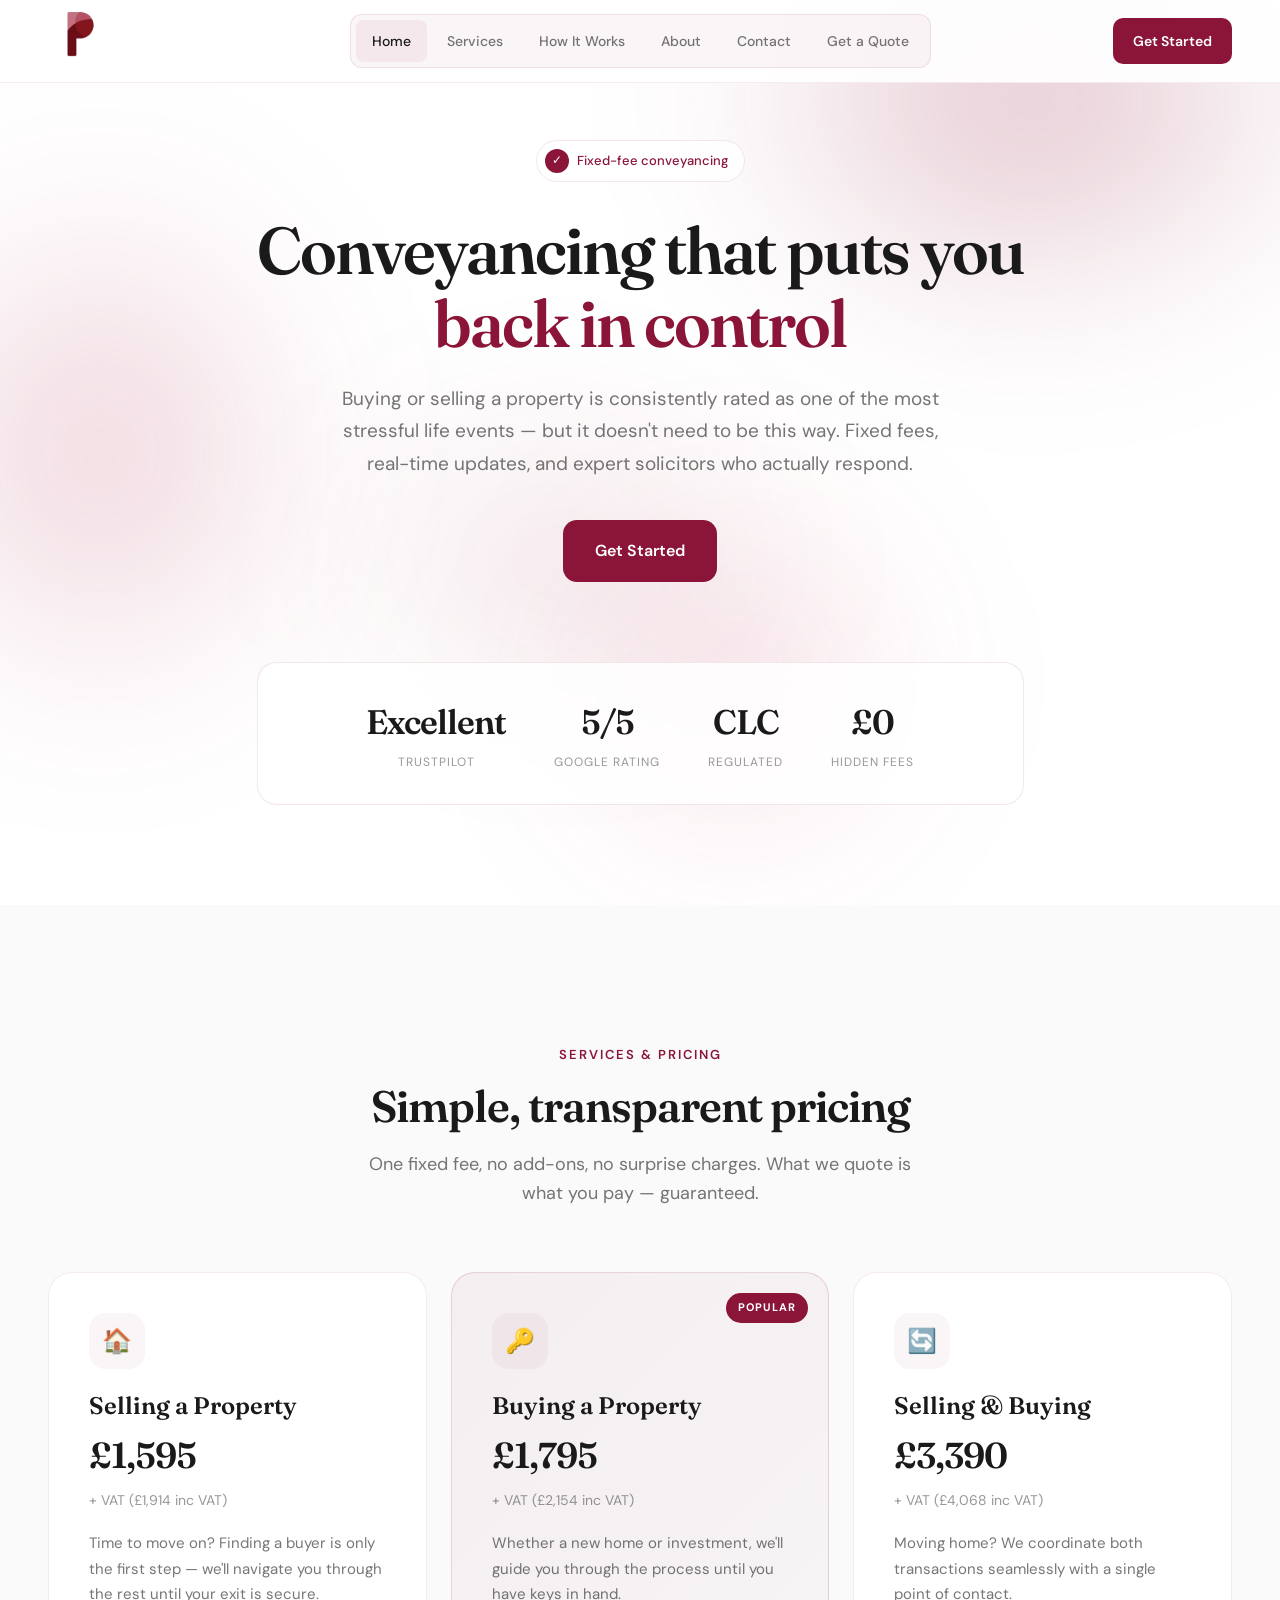
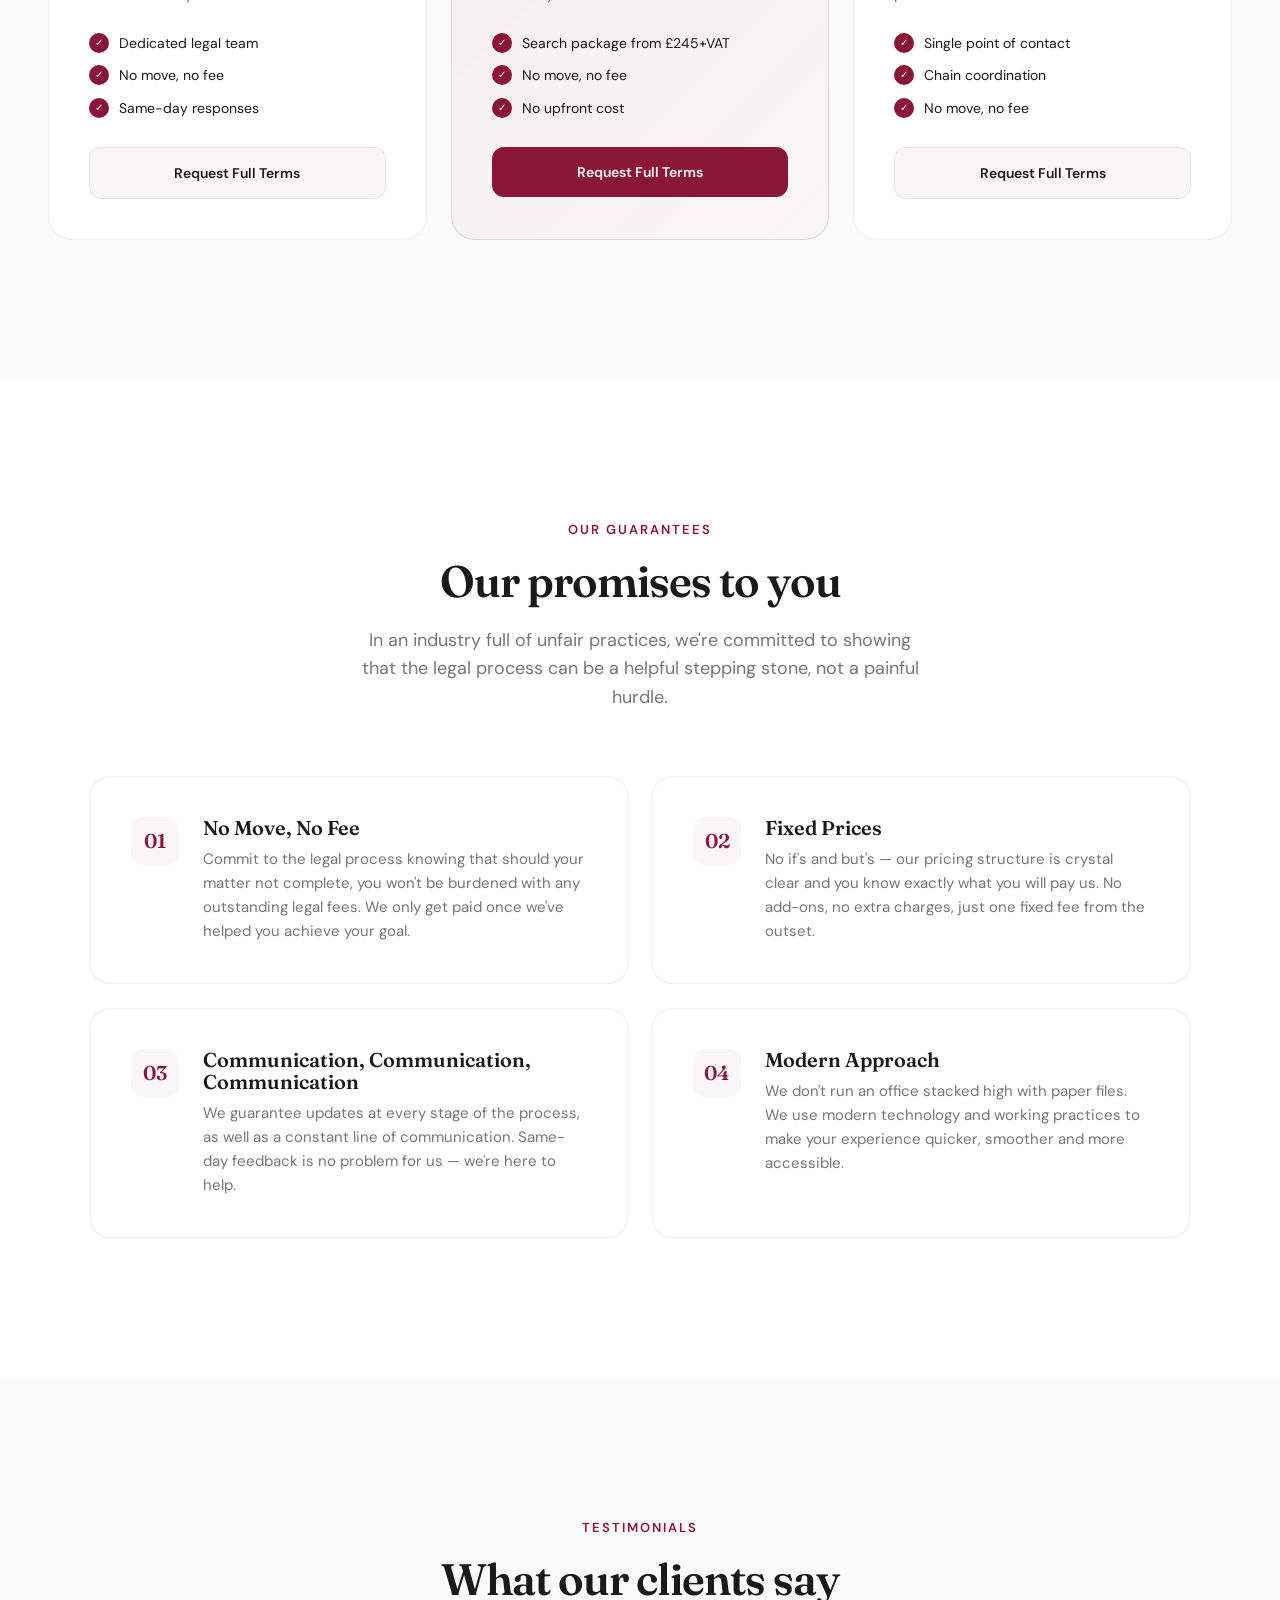
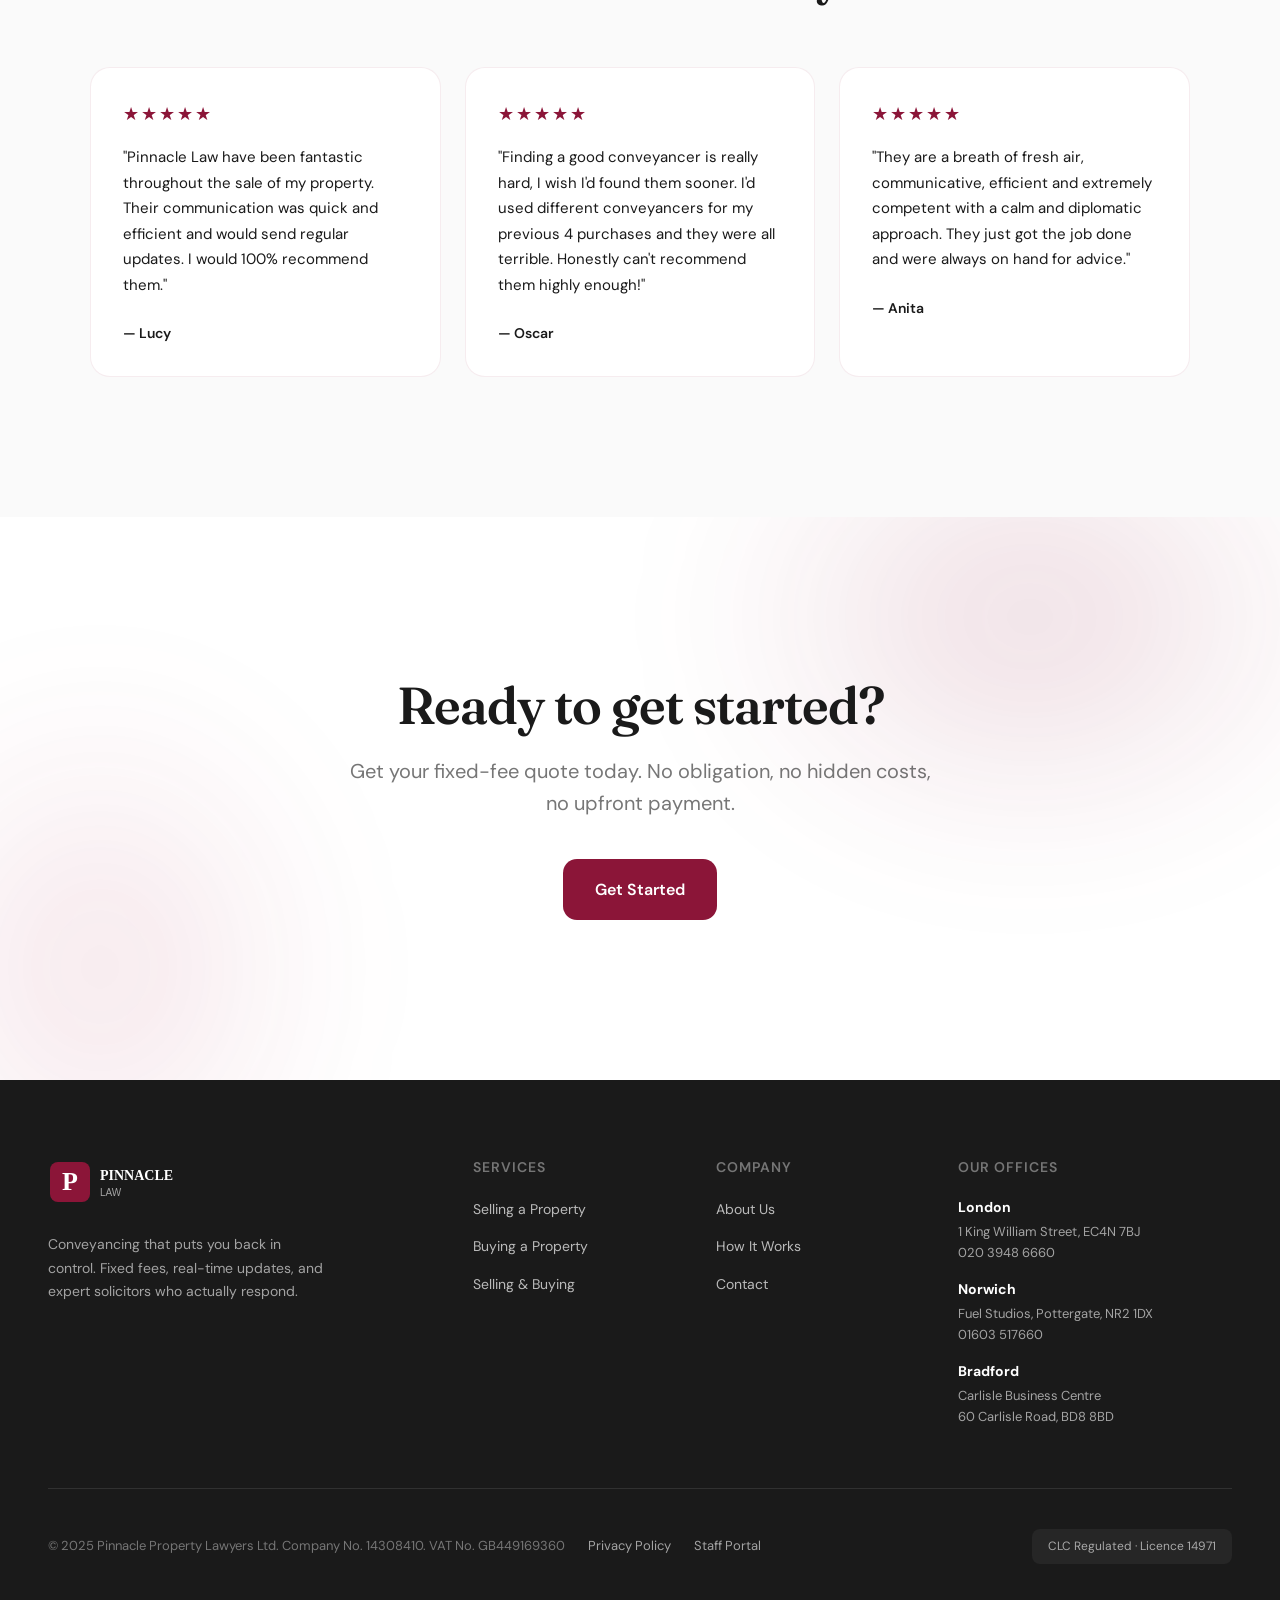
<file: index.html>
﻿<!DOCTYPE html>
<html lang="en">
<head>
  <meta charset="UTF-8">
  <meta name="viewport" content="width=device-width, initial-scale=1.0">
  <title>Pinnacle Law | Conveyancing That Puts You Back in Control</title>
  <link href="https://fonts.googleapis.com/css2?family=DM+Sans:wght@400;500;600;700&family=Fraunces:opsz,wght@9..144,400;9..144,500;9..144,600;9..144,700&display=swap" rel="stylesheet">
  <link rel="stylesheet" href="theme/variables.css">
  <style>
    * { box-sizing: border-box; margin: 0; padding: 0; }
    
    body {
      font-family: var(--font-body);
      background: var(--bg);
      color: var(--text);
      min-height: 100vh;
      overflow-x: hidden;
      line-height: 1.6;
    }
    
    h1, h2, h3, h4 {
      font-family: var(--font-heading);
      font-weight: 600;
      line-height: 1.1;
    }
    
    a { color: inherit; text-decoration: none; }
    
    /* Animations */
    @keyframes fadeUp {
      from { opacity: 0; transform: translateY(30px); }
      to { opacity: 1; transform: translateY(0); }
    }
    
    @keyframes auroraMove1 {
      0%, 100% { transform: translate(0%, 0%) scale(1); opacity: 0.18; }
      25% { transform: translate(8%, -8%) scale(1.1); opacity: 0.25; }
      50% { transform: translate(-4%, 4%) scale(1.05); opacity: 0.2; }
      75% { transform: translate(4%, -4%) scale(1.08); opacity: 0.22; }
    }
    
    @keyframes auroraMove2 {
      0%, 100% { transform: translate(0%, 0%) scale(1); opacity: 0.12; }
      33% { transform: translate(-12%, 8%) scale(1.15); opacity: 0.18; }
      66% { transform: translate(8%, -6%) scale(0.95); opacity: 0.14; }
    }
    
    @keyframes auroraMove3 {
      0%, 100% { transform: translate(0%, 0%) rotate(0deg) scale(1); opacity: 0.1; }
      50% { transform: translate(6%, 6%) rotate(180deg) scale(1.08); opacity: 0.15; }
    }
    
    @keyframes auroraPulse {
      0%, 100% { opacity: 0.08; filter: blur(80px); }
      50% { opacity: 0.15; filter: blur(100px); }
    }
    
    .fade-up { animation: fadeUp 0.8s ease-out forwards; }
    .fade-up-1 { animation: fadeUp 0.8s ease-out 0.1s forwards; opacity: 0; }
    .fade-up-2 { animation: fadeUp 0.8s ease-out 0.2s forwards; opacity: 0; }
    .fade-up-3 { animation: fadeUp 0.8s ease-out 0.3s forwards; opacity: 0; }
    .fade-up-4 { animation: fadeUp 0.8s ease-out 0.4s forwards; opacity: 0; }
    
    /* Aurora Background */
    .aurora-bg {
      position: absolute;
      inset: 0;
      overflow: hidden;
      pointer-events: none;
      z-index: 0;
    }
    
    .aurora-layer {
      position: absolute;
      border-radius: 50%;
      filter: blur(80px);
    }
    
    .aurora-1 {
      width: 700px;
      height: 500px;
      top: -150px;
      right: -100px;
      background: radial-gradient(ellipse at center, var(--aurora-accent-strong) 0%, var(--accent-border) 40%, transparent 70%);
      animation: auroraMove1 20s ease-in-out infinite;
    }
    
    .aurora-2 {
      width: 500px;
      height: 600px;
      top: 150px;
      left: -150px;
      background: radial-gradient(ellipse at center, var(--aurora-accent-light-strong) 0%, var(--aurora-accent-light-mid) 40%, transparent 70%);
      animation: auroraMove2 25s ease-in-out infinite;
    }
    
    .aurora-3 {
      width: 450px;
      height: 450px;
      bottom: 0;
      right: 25%;
      background: radial-gradient(ellipse at center, var(--aurora-accent-lighter-strong) 0%, var(--aurora-accent-lighter-mid) 40%, transparent 70%);
      animation: auroraMove3 30s ease-in-out infinite;
    }
    
    .aurora-4 {
      width: 600px;
      height: 400px;
      top: 40%;
      left: 20%;
      background: radial-gradient(ellipse at center, var(--accent-shadow-sm) 0%, transparent 60%);
      animation: auroraPulse 15s ease-in-out infinite;
    }
    
    /* Navigation */
    nav {
      position: fixed;
      top: 0;
      left: 0;
      right: 0;
      z-index: 100;
      padding: 12px 48px;
      display: grid;
      grid-template-columns: 1fr auto 1fr;
      align-items: center;
      background: var(--nav-bg);
      backdrop-filter: blur(20px);
      border-bottom: 1px solid var(--border);
    }
    
    .logo {
      justify-self: start;
    }
    
    /* Logo - replace src with your actual logo file */
    .logo img {
      height: var(--logo-height);
      width: auto;
    }
    
    .nav-center {
      justify-self: center;
      display: flex;
      gap: 4px;
      background: var(--accent-bg);
      padding: 5px;
      border-radius: 12px;
      border: 1px solid var(--accent-border);
    }
    
    .nav-center > a,
    .nav-dropdown > a {
      color: var(--text-light);
      font-size: 14px;
      font-weight: 500;
      padding: 10px 16px;
      border-radius: 8px;
      transition: all 0.2s ease;
      display: block;
    }
    
    .nav-center > a:hover,
    .nav-center > a.active,
    .nav-dropdown:hover > a {
      color: var(--text);
      background: var(--accent-hover-subtle);
    }
    
    /* Services Dropdown */
    .nav-dropdown {
      position: relative;
    }
    
    .nav-dropdown-content {
      position: absolute;
      top: calc(100% + 8px);
      left: 50%;
      transform: translateX(-50%);
      background: white;
      border: 1px solid var(--border);
      border-radius: 12px;
      padding: 8px;
      min-width: 260px;
      box-shadow: 0 10px 40px var(--accent-shadow-sm);
      opacity: 0;
      visibility: hidden;
      transition: all 0.2s ease;
    }
    
    .nav-dropdown:hover .nav-dropdown-content {
      opacity: 1;
      visibility: visible;
    }
    
    .nav-dropdown-content a {
      display: block;
      padding: 12px 16px;
      border-radius: 8px;
      font-size: 14px;
      color: var(--text);
      transition: all 0.15s ease;
    }
    
    .nav-dropdown-content a:hover {
      background: var(--accent-bg);
      color: var(--accent);
    }
    
    .nav-right {
      justify-self: end;
      display: flex;
      align-items: center;
      gap: 12px;
    }
    
    .btn {
      display: inline-flex;
      align-items: center;
      gap: 8px;
      font-weight: 600;
      border: none;
      cursor: pointer;
      transition: all 0.3s ease;
      font-size: 14px;
      white-space: nowrap;
    }
    
    .btn-secondary {
      background: var(--accent-bg);
      color: var(--text);
      border: 1px solid var(--accent-border);
      padding: 11px 20px;
      border-radius: 10px;
    }
    
    .btn-secondary:hover {
      background: var(--border);
      border-color: var(--accent-hover-border);
    }
    
    .btn-primary {
      background: var(--accent);
      color: white;
      padding: 12px 20px;
      border-radius: 10px;
    }
    
    .btn-primary:hover {
      background: var(--accent-light);
      transform: translateY(-2px);
      box-shadow: 0 10px 30px var(--accent-shadow-md);
    }
    
    .btn-large {
      padding: 18px 32px;
      font-size: 16px;
      border-radius: 14px;
    }
    
    /* Hero */
    .hero {
      min-height: 100vh;
      display: flex;
      align-items: center;
      justify-content: center;
      padding: 140px 48px 100px;
      position: relative;
      z-index: 2;
      text-align: center;
      overflow: hidden;
    }
    
    .hero-content {
      max-width: 900px;
      position: relative;
      z-index: 1;
    }
    
    .hero-badge {
      display: inline-flex;
      align-items: center;
      gap: 8px;
      padding: 8px 16px 8px 8px;
      background: var(--white-glass);
      border: 1px solid var(--accent-border);
      border-radius: 100px;
      margin-bottom: 32px;
      font-size: 13px;
      color: var(--accent);
      font-weight: 500;
      backdrop-filter: blur(10px);
    }
    
    .badge-dot {
      width: 24px;
      height: 24px;
      background: var(--accent);
      border-radius: 50%;
      display: flex;
      align-items: center;
      justify-content: center;
      font-size: 12px;
      color: white;
    }
    
    .hero h1 {
      font-size: clamp(40px, 5.5vw, 66px);
      letter-spacing: -2px;
      margin-bottom: 24px;
    }
    
    .highlight { color: var(--accent); }
    
    .hero p {
      font-size: 19px;
      color: var(--text-light);
      line-height: 1.7;
      margin-bottom: 40px;
      max-width: 620px;
      margin-left: auto;
      margin-right: auto;
    }
    
    .hero-buttons {
      display: flex;
      gap: 16px;
      justify-content: center;
      margin-bottom: 80px;
    }
    
    .stats-row {
      display: flex;
      justify-content: center;
      gap: 48px;
      padding: 32px 48px;
      background: var(--white-glass-heavy);
      backdrop-filter: blur(10px);
      border-radius: 20px;
      border: 1px solid var(--accent-border);
    }
    
    .stat { text-align: center; }
    
    .stat-value {
      font-family: var(--font-heading);
      font-size: 34px;
      font-weight: 600;
      letter-spacing: -1px;
      color: var(--text);
    }
    
    .stat-label {
      font-size: 12px;
      color: var(--text-lighter);
      margin-top: 4px;
      text-transform: uppercase;
      letter-spacing: 1px;
    }
    
    /* Section styling */
    section { position: relative; z-index: 2; }
    
    .section-label {
      font-size: 13px;
      font-weight: 600;
      letter-spacing: 2px;
      text-transform: uppercase;
      color: var(--accent);
      margin-bottom: 16px;
    }
    
    .section-header {
      text-align: center;
      margin-bottom: 64px;
    }
    
    .section-header h2 {
      font-size: 44px;
      letter-spacing: -1px;
    }
    
    .section-header p {
      font-size: 18px;
      color: var(--text-light);
      max-width: 560px;
      margin: 20px auto 0;
    }
    
    /* Services */
    .services {
      padding: 140px 48px;
      background: var(--bg-off);
    }
    
    .services-inner {
      max-width: 1200px;
      margin: 0 auto;
    }
    
    .services-grid {
      display: grid;
      grid-template-columns: repeat(3, 1fr);
      gap: 24px;
    }
    
    .service-card {
      background: var(--bg);
      border: 1px solid var(--border);
      border-radius: 24px;
      padding: 40px;
      transition: all 0.4s ease;
      position: relative;
      overflow: hidden;
    }
    
    .service-card:hover {
      border-color: var(--accent-hover-border);
      transform: translateY(-8px);
      box-shadow: 0 30px 60px var(--border);
    }
    
    .service-card.featured {
      background: linear-gradient(135deg, var(--accent-featured-bg) 0%, var(--accent-featured-bg-light) 100%);
      border-color: var(--accent-featured-border);
    }
    
    .featured-tag {
      position: absolute;
      top: 20px;
      right: 20px;
      padding: 6px 12px;
      background: var(--accent);
      border-radius: 100px;
      font-size: 11px;
      font-weight: 700;
      text-transform: uppercase;
      letter-spacing: 1px;
      color: white;
    }
    
    .service-icon {
      width: 56px;
      height: 56px;
      background: var(--accent-bg);
      border-radius: 16px;
      display: flex;
      align-items: center;
      justify-content: center;
      margin-bottom: 24px;
      font-size: 24px;
    }
    
    .service-card h3 {
      font-size: 24px;
      margin-bottom: 8px;
    }
    
    .service-price {
      font-family: var(--font-heading);
      font-size: 36px;
      font-weight: 600;
      letter-spacing: -1px;
      margin-bottom: 4px;
    }
    
    .service-vat {
      font-size: 14px;
      color: var(--text-lighter);
      margin-bottom: 20px;
    }
    
    .service-desc {
      font-size: 15px;
      color: var(--text-light);
      line-height: 1.7;
      margin-bottom: 24px;
    }
    
    .service-features {
      display: flex;
      flex-direction: column;
      gap: 10px;
      margin-bottom: 28px;
    }
    
    .feature {
      display: flex;
      align-items: center;
      gap: 10px;
      font-size: 14px;
      color: var(--text);
    }
    
    .feature-icon {
      width: 20px;
      height: 20px;
      background: var(--accent);
      border-radius: 50%;
      display: flex;
      align-items: center;
      justify-content: center;
      font-size: 10px;
      color: white;
      flex-shrink: 0;
    }
    
    .service-btn {
      width: 100%;
      padding: 14px;
      border-radius: 12px;
      font-size: 14px;
      font-weight: 600;
      cursor: pointer;
      transition: all 0.3s ease;
      background: var(--accent-bg);
      border: 1px solid var(--accent-border);
      color: var(--text);
      text-align: center;
      display: block;
    }
    
    .service-btn:hover { background: var(--border); }
    
    .service-btn.primary {
      background: var(--accent);
      border: none;
      color: white;
    }
    
    .service-btn.primary:hover { background: var(--accent-light); }
    
    /* Guarantees */
    .guarantees {
      padding: 140px 48px;
    }
    
    .guarantees-inner {
      max-width: 1100px;
      margin: 0 auto;
    }
    
    .guarantees-grid {
      display: grid;
      grid-template-columns: repeat(2, 1fr);
      gap: 24px;
    }
    
    .guarantee-card {
      padding: 40px;
      background: var(--bg);
      border: 1px solid var(--border);
      border-radius: 20px;
      transition: all 0.3s ease;
      display: flex;
      gap: 24px;
      align-items: flex-start;
    }
    
    .guarantee-card:hover {
      border-color: var(--accent-featured-border);
      box-shadow: 0 20px 40px var(--accent-hover-subtle);
    }
    
    .guarantee-num {
      width: 48px;
      height: 48px;
      background: var(--accent-bg);
      border-radius: 12px;
      display: flex;
      align-items: center;
      justify-content: center;
      font-family: var(--font-heading);
      font-size: 20px;
      font-weight: 600;
      color: var(--accent);
      flex-shrink: 0;
    }
    
    .guarantee-content h3 {
      font-size: 20px;
      margin-bottom: 8px;
    }
    
    .guarantee-content p {
      font-size: 15px;
      color: var(--text-light);
      line-height: 1.6;
    }
    
    /* Testimonials */
    .testimonials {
      padding: 140px 48px;
      background: var(--bg-off);
    }
    
    .testimonials-inner {
      max-width: 1100px;
      margin: 0 auto;
    }
    
    .testimonials-grid {
      display: grid;
      grid-template-columns: repeat(3, 1fr);
      gap: 24px;
    }
    
    .testimonial-card {
      background: var(--bg);
      border: 1px solid var(--border);
      border-radius: 20px;
      padding: 32px;
    }
    
    .testimonial-stars {
      color: var(--accent);
      font-size: 18px;
      margin-bottom: 16px;
      letter-spacing: 2px;
    }
    
    .testimonial-text {
      font-size: 15px;
      color: var(--text);
      line-height: 1.7;
      margin-bottom: 24px;
    }
    
    .testimonial-author {
      font-weight: 600;
      font-size: 14px;
    }
    
    /* CTA */
    .cta {
      padding: 160px 48px;
      text-align: center;
      position: relative;
      overflow: hidden;
    }
    
    .cta .aurora-bg { opacity: 0.6; }
    
    .cta-content {
      position: relative;
      z-index: 1;
      max-width: 600px;
      margin: 0 auto;
    }
    
    .cta h2 {
      font-size: 52px;
      letter-spacing: -1px;
      margin-bottom: 20px;
    }
    
    .cta p {
      font-size: 20px;
      color: var(--text-light);
      margin-bottom: 40px;
    }
    
    .cta-buttons {
      display: flex;
      gap: 16px;
      justify-content: center;
    }
    
    /* Footer */
    footer {
      padding: 80px 48px 40px;
      background: var(--text);
      color: white;
    }
    
    .footer-inner {
      max-width: 1200px;
      margin: 0 auto;
    }
    
    .footer-top {
      display: grid;
      grid-template-columns: 2fr 1fr 1fr 1.5fr;
      gap: 60px;
      padding-bottom: 60px;
      border-bottom: 1px solid var(--white-10);
    }
    
    .footer-brand p {
      font-size: 14px;
      color: var(--white-60);
      line-height: 1.7;
      max-width: 280px;
      margin-top: 20px;
    }
    
    .footer-col h4 {
      font-family: var(--font-body);
      font-size: 14px;
      font-weight: 600;
      margin-bottom: 20px;
      color: var(--white-40);
      text-transform: uppercase;
      letter-spacing: 1px;
    }
    
    .footer-col ul { list-style: none; }
    .footer-col li { margin-bottom: 12px; }
    
    .footer-col a {
      font-size: 14px;
      color: var(--white-70);
      transition: color 0.2s ease;
    }
    
    .footer-col a:hover { color: white; }
    
    .footer-offices {
      font-size: 13px;
      color: var(--white-60);
      line-height: 1.6;
    }
    
    .footer-offices strong {
      color: white;
      display: block;
      margin-top: 14px;
      margin-bottom: 4px;
      font-size: 14px;
    }
    
    .footer-offices strong:first-child { margin-top: 0; }
    
    .footer-bottom {
      display: flex;
      justify-content: space-between;
      align-items: center;
      padding-top: 40px;
      flex-wrap: wrap;
      gap: 20px;
    }
    
    .footer-legal {
      font-size: 13px;
      color: var(--white-40);
    }
    
    .footer-legal a {
      color: var(--white-60);
      margin-left: 20px;
    }

    .footer-legal a:hover {
      color: white;
    }

    .footer-badges {
      display: flex;
      gap: 16px;
    }
    
    .footer-badge {
      padding: 8px 16px;
      background: var(--white-05);
      border-radius: 8px;
      font-size: 12px;
      color: var(--white-60);
    }
    
    /* Mobile */
    .mobile-menu-toggle {
      display: none;
      flex-direction: column;
      gap: 5px;
      padding: 10px;
      cursor: pointer;
    }
    
    .mobile-menu-toggle span {
      width: 24px;
      height: 2px;
      background: var(--text);
      border-radius: 2px;
    }
    
    @media (max-width: 1100px) {
      nav { padding: 12px 24px; }
    }
    
    @media (max-width: 900px) {
      .services-grid, .testimonials-grid { grid-template-columns: repeat(2, 1fr); }
      .footer-top { grid-template-columns: 1fr 1fr; }
    }
    
    @media (max-width: 768px) {
      nav { display: flex; justify-content: space-between; }
      .nav-center, .nav-right { display: none; }
      .mobile-menu-toggle { display: flex; }
      
      .hero { padding: 120px 24px 80px; }
      .hero h1 { font-size: 34px; letter-spacing: -1px; }
      .hero-buttons { flex-direction: column; align-items: center; }
      .stats-row { flex-wrap: wrap; gap: 24px; padding: 24px; }
      .stat-value { font-size: 26px; }
      
      .services-grid, .guarantees-grid, .testimonials-grid { grid-template-columns: 1fr; }
      .section-header h2 { font-size: 32px; }
      .cta h2 { font-size: 34px; }
      
      .footer-top { grid-template-columns: 1fr; gap: 40px; }
      .footer-bottom { flex-direction: column; text-align: center; }
    }
  </style>
</head>
<body>
  <!-- Navigation -->
  <nav>
    <a href="index.html" class="logo">
      <!-- ADD YOUR LOGO: Replace the src below with your logo file path -->
      <img src="assets/Pinnacle logo.png" alt="Pinnacle Law" onerror="this.outerHTML='<svg viewBox=\'0 0 180 50\' style=\'height:50px\'><rect x=\'2\' y=\'5\' width=\'40\' height=\'40\' rx=\'8\' fill=\'%238B1538\'/><text x=\'22\' y=\'33\' font-family=\'Georgia\' font-size=\'26\' font-weight=\'600\' fill=\'white\' text-anchor=\'middle\'>P</text><text x=\'55\' y=\'24\' font-family=\'Georgia\' font-size=\'16\' font-weight=\'600\' fill=\'%238B1538\'>PINNACLE</text><text x=\'55\' y=\'40\' font-family=\'sans-serif\' font-size=\'11\' fill=\'%23666\'>LAW</text></svg>'">
    </a>
    
    <div class="nav-center">
      <a href="index.html" class="active">Home</a>
      <div class="nav-dropdown">
        <a href="services.html">Services</a>
        <div class="nav-dropdown-content">
          <a href="quote-result.html?type=buying">Buying a Property</a>
          <a href="quote-result.html?type=selling">Selling a Property</a>
          <a href="quote-result.html?type=both">Selling & Buying a Property</a>
        </div>
      </div>
      <a href="process.html">How It Works</a>
      <a href="about.html">About</a>
      <a href="contact.html">Contact</a>
      <a href="services.html">Get a Quote</a>
    </div>
    
    <div class="nav-right">
      <a href="services.html" class="btn btn-primary">Get Started</a>
    </div>
    
    <div class="mobile-menu-toggle">
      <span></span><span></span><span></span>
    </div>
  </nav>

  <!-- Hero -->
  <section class="hero">
    <div class="aurora-bg">
      <div class="aurora-layer aurora-1"></div>
      <div class="aurora-layer aurora-2"></div>
      <div class="aurora-layer aurora-3"></div>
      <div class="aurora-layer aurora-4"></div>
    </div>
    
    <div class="hero-content">
      <div class="hero-badge fade-up">
        <span class="badge-dot">✓</span>
        Fixed-fee conveyancing
      </div>
      
      <h1 class="fade-up-1">
        Conveyancing that puts you<br>
        <span class="highlight">back in control</span>
      </h1>
      
      <p class="fade-up-2">
        Buying or selling a property is consistently rated as one of the most stressful life events — but it doesn't need to be this way. Fixed fees, real-time updates, and expert solicitors who actually respond.
      </p>
      
      <div class="hero-buttons fade-up-3">
        <a href="services.html" class="btn btn-primary btn-large">Get Started</a>
      </div>
      
      <div class="stats-row fade-up-4">
        <div class="stat">
          <div class="stat-value">Excellent</div>
          <div class="stat-label">Trustpilot</div>
        </div>
        <div class="stat">
          <div class="stat-value">5/5</div>
          <div class="stat-label">Google Rating</div>
        </div>
        <div class="stat">
          <div class="stat-value">CLC</div>
          <div class="stat-label">Regulated</div>
        </div>
        <div class="stat">
          <div class="stat-value">£0</div>
          <div class="stat-label">Hidden Fees</div>
        </div>
      </div>
    </div>
  </section>

  <!-- Services -->
  <section class="services">
    <div class="services-inner">
      <div class="section-header">
        <div class="section-label">Services & Pricing</div>
        <h2>Simple, transparent pricing</h2>
        <p>One fixed fee, no add-ons, no surprise charges. What we quote is what you pay — guaranteed.</p>
      </div>
      
      <div class="services-grid">
        <div class="service-card">
          <div class="service-icon">🏠</div>
          <h3>Selling a Property</h3>
          <div class="service-price">£1,595</div>
          <div class="service-vat">+ VAT (£1,914 inc VAT)</div>
          <p class="service-desc">Time to move on? Finding a buyer is only the first step — we'll navigate you through the rest until your exit is secure.</p>
          <div class="service-features">
            <div class="feature"><span class="feature-icon">✓</span> Dedicated legal team</div>
            <div class="feature"><span class="feature-icon">✓</span> No move, no fee</div>
            <div class="feature"><span class="feature-icon">✓</span> Same-day responses</div>
          </div>
          <a href="quote-result.html?type=selling" class="service-btn">Request Full Terms</a>
        </div>
        
        <div class="service-card featured">
          <div class="featured-tag">Popular</div>
          <div class="service-icon">🔑</div>
          <h3>Buying a Property</h3>
          <div class="service-price">£1,795</div>
          <div class="service-vat">+ VAT (£2,154 inc VAT)</div>
          <p class="service-desc">Whether a new home or investment, we'll guide you through the process until you have keys in hand.</p>
          <div class="service-features">
            <div class="feature"><span class="feature-icon">✓</span> Search package from £245+VAT</div>
            <div class="feature"><span class="feature-icon">✓</span> No move, no fee</div>
            <div class="feature"><span class="feature-icon">✓</span> No upfront cost</div>
          </div>
          <a href="quote-result.html?type=buying" class="service-btn primary">Request Full Terms</a>
        </div>
        
        <div class="service-card">
          <div class="service-icon">🔄</div>
          <h3>Selling & Buying</h3>
          <div class="service-price">£3,390</div>
          <div class="service-vat">+ VAT (£4,068 inc VAT)</div>
          <p class="service-desc">Moving home? We coordinate both transactions seamlessly with a single point of contact.</p>
          <div class="service-features">
            <div class="feature"><span class="feature-icon">✓</span> Single point of contact</div>
            <div class="feature"><span class="feature-icon">✓</span> Chain coordination</div>
            <div class="feature"><span class="feature-icon">✓</span> No move, no fee</div>
          </div>
          <a href="quote-result.html?type=both" class="service-btn">Request Full Terms</a>
        </div>
      </div>
    </div>
  </section>

  <!-- Guarantees -->
  <section class="guarantees">
    <div class="guarantees-inner">
      <div class="section-header">
        <div class="section-label">Our Guarantees</div>
        <h2>Our promises to you</h2>
        <p>In an industry full of unfair practices, we're committed to showing that the legal process can be a helpful stepping stone, not a painful hurdle.</p>
      </div>
      
      <div class="guarantees-grid">
        <div class="guarantee-card">
          <div class="guarantee-num">01</div>
          <div class="guarantee-content">
            <h3>No Move, No Fee</h3>
            <p>Commit to the legal process knowing that should your matter not complete, you won't be burdened with any outstanding legal fees. We only get paid once we've helped you achieve your goal.</p>
          </div>
        </div>
        <div class="guarantee-card">
          <div class="guarantee-num">02</div>
          <div class="guarantee-content">
            <h3>Fixed Prices</h3>
            <p>No if's and but's — our pricing structure is crystal clear and you know exactly what you will pay us. No add-ons, no extra charges, just one fixed fee from the outset.</p>
          </div>
        </div>
        <div class="guarantee-card">
          <div class="guarantee-num">03</div>
          <div class="guarantee-content">
            <h3>Communication, Communication, Communication</h3>
            <p>We guarantee updates at every stage of the process, as well as a constant line of communication. Same-day feedback is no problem for us — we're here to help.</p>
          </div>
        </div>
        <div class="guarantee-card">
          <div class="guarantee-num">04</div>
          <div class="guarantee-content">
            <h3>Modern Approach</h3>
            <p>We don't run an office stacked high with paper files. We use modern technology and working practices to make your experience quicker, smoother and more accessible.</p>
          </div>
        </div>
      </div>
    </div>
  </section>

  <!-- Testimonials -->
  <section class="testimonials">
    <div class="testimonials-inner">
      <div class="section-header">
        <div class="section-label">Testimonials</div>
        <h2>What our clients say</h2>
      </div>
      
      <div class="testimonials-grid">
        <div class="testimonial-card">
          <div class="testimonial-stars">★★★★★</div>
          <p class="testimonial-text">"Pinnacle Law have been fantastic throughout the sale of my property. Their communication was quick and efficient and would send regular updates. I would 100% recommend them."</p>
          <div class="testimonial-author">— Lucy</div>
        </div>
        
        <div class="testimonial-card">
          <div class="testimonial-stars">★★★★★</div>
          <p class="testimonial-text">"Finding a good conveyancer is really hard, I wish I'd found them sooner. I'd used different conveyancers for my previous 4 purchases and they were all terrible. Honestly can't recommend them highly enough!"</p>
          <div class="testimonial-author">— Oscar</div>
        </div>
        
        <div class="testimonial-card">
          <div class="testimonial-stars">★★★★★</div>
          <p class="testimonial-text">"They are a breath of fresh air, communicative, efficient and extremely competent with a calm and diplomatic approach. They just got the job done and were always on hand for advice."</p>
          <div class="testimonial-author">— Anita</div>
        </div>
      </div>
    </div>
  </section>

  <!-- CTA -->
  <section class="cta">
    <div class="aurora-bg">
      <div class="aurora-layer aurora-1"></div>
      <div class="aurora-layer aurora-2"></div>
    </div>
    <div class="cta-content">
      <h2>Ready to get started?</h2>
      <p>Get your fixed-fee quote today. No obligation, no hidden costs, no upfront payment.</p>
      <div class="cta-buttons">
        <a href="services.html" class="btn btn-primary btn-large">Get Started</a>
      </div>
    </div>
  </section>

  <!-- Footer -->
  <footer>
    <div class="footer-inner">
      <div class="footer-top">
        <div class="footer-brand">
          <svg viewBox="0 0 160 45" style="height: 45px;">
            <rect x="2" y="2" width="40" height="40" rx="8" style="fill: var(--accent)"/>
            <text x="22" y="30" font-family="Georgia" font-size="26" font-weight="600" fill="white" text-anchor="middle">P</text>
            <text x="52" y="20" font-family="Georgia" font-size="14" font-weight="600" fill="white">PINNACLE</text>
            <text x="52" y="36" font-family="sans-serif" font-size="10" fill="var(--white-60)">LAW</text>
          </svg>
          <p>Conveyancing that puts you back in control. Fixed fees, real-time updates, and expert solicitors who actually respond.</p>
        </div>
        
        <div class="footer-col">
          <h4>Services</h4>
          <ul>
            <li><a href="quote-result.html?type=selling">Selling a Property</a></li>
            <li><a href="quote-result.html?type=buying">Buying a Property</a></li>
            <li><a href="quote-result.html?type=both">Selling & Buying</a></li>
          </ul>
        </div>
        
        <div class="footer-col">
          <h4>Company</h4>
          <ul>
            <li><a href="about.html">About Us</a></li>
            <li><a href="process.html">How It Works</a></li>
            <li><a href="contact.html">Contact</a></li>
          </ul>
        </div>
        
        <div class="footer-col">
          <h4>Our Offices</h4>
          <div class="footer-offices">
            <strong>London</strong>
            1 King William Street, EC4N 7BJ<br>
            020 3948 6660
            
            <strong>Norwich</strong>
            Fuel Studios, Pottergate, NR2 1DX<br>
            01603 517660
            
            <strong>Bradford</strong>
            Carlisle Business Centre<br>
            60 Carlisle Road, BD8 8BD
          </div>
        </div>
      </div>
      
      <div class="footer-bottom">
        <div class="footer-legal">
          © 2025 Pinnacle Property Lawyers Ltd. Company No. 14308410. VAT No. GB449169360
          <a href="privacy.html">Privacy Policy</a>
          <a href="#">Staff Portal</a>
        </div>
        <div class="footer-badges">
          <span class="footer-badge">CLC Regulated · Licence 14971</span>
        </div>
      </div>
    </div>
  </footer>

  <script>
    // Mobile menu toggle
    (function() {
      const toggle = document.querySelector('.mobile-menu-toggle');
      if (!toggle) return;
      const navCenter = document.querySelector('.nav-center');
      const navRight  = document.querySelector('.nav-right');
      // Build mobile drawer
      const drawer = document.createElement('div');
      drawer.id = 'mobile-drawer';
      drawer.setAttribute('aria-hidden', 'true');
      drawer.style.cssText = 'display:none;position:fixed;top:74px;left:0;right:0;background:white;border-bottom:1px solid rgba(139,21,56,0.08);padding:16px 24px 24px;z-index:99;box-shadow:0 8px 24px rgba(0,0,0,0.08);';
      // Clone nav links
      if (navCenter) {
        const links = navCenter.cloneNode(true);
        links.style.cssText = 'display:flex;flex-direction:column;gap:4px;background:none;border:none;padding:0;border-radius:0;';
        links.querySelectorAll('a').forEach(function(a) {
          a.style.cssText = 'padding:12px 8px;font-size:16px;border-bottom:1px solid rgba(139,21,56,0.06);';
        });
        const dropdown = links.querySelector('.nav-dropdown-content');
        if (dropdown) { dropdown.style.cssText = 'position:static;opacity:1;visibility:visible;box-shadow:none;border:none;padding-left:16px;background:none;transform:none;min-width:auto;'; }
        drawer.appendChild(links);
      }
      // CTA button
      const cta = document.createElement('a');
      cta.href = 'quote.html';
      cta.textContent = 'Get a Quote';
      cta.style.cssText = 'display:block;margin-top:16px;background:#8B1538;color:white;text-align:center;padding:14px;border-radius:10px;font-weight:600;font-size:15px;';
      drawer.appendChild(cta);
      document.body.appendChild(drawer);

      let open = false;
      toggle.addEventListener('click', function() {
        open = !open;
        drawer.style.display = open ? 'block' : 'none';
        drawer.setAttribute('aria-hidden', !open);
        toggle.setAttribute('aria-expanded', open);
      });
      // Close on outside click
      document.addEventListener('click', function(e) {
        if (open && !toggle.contains(e.target) && !drawer.contains(e.target)) {
          open = false; drawer.style.display = 'none';
        }
      });
    })();
  </script>

</body>
</html>
</file>
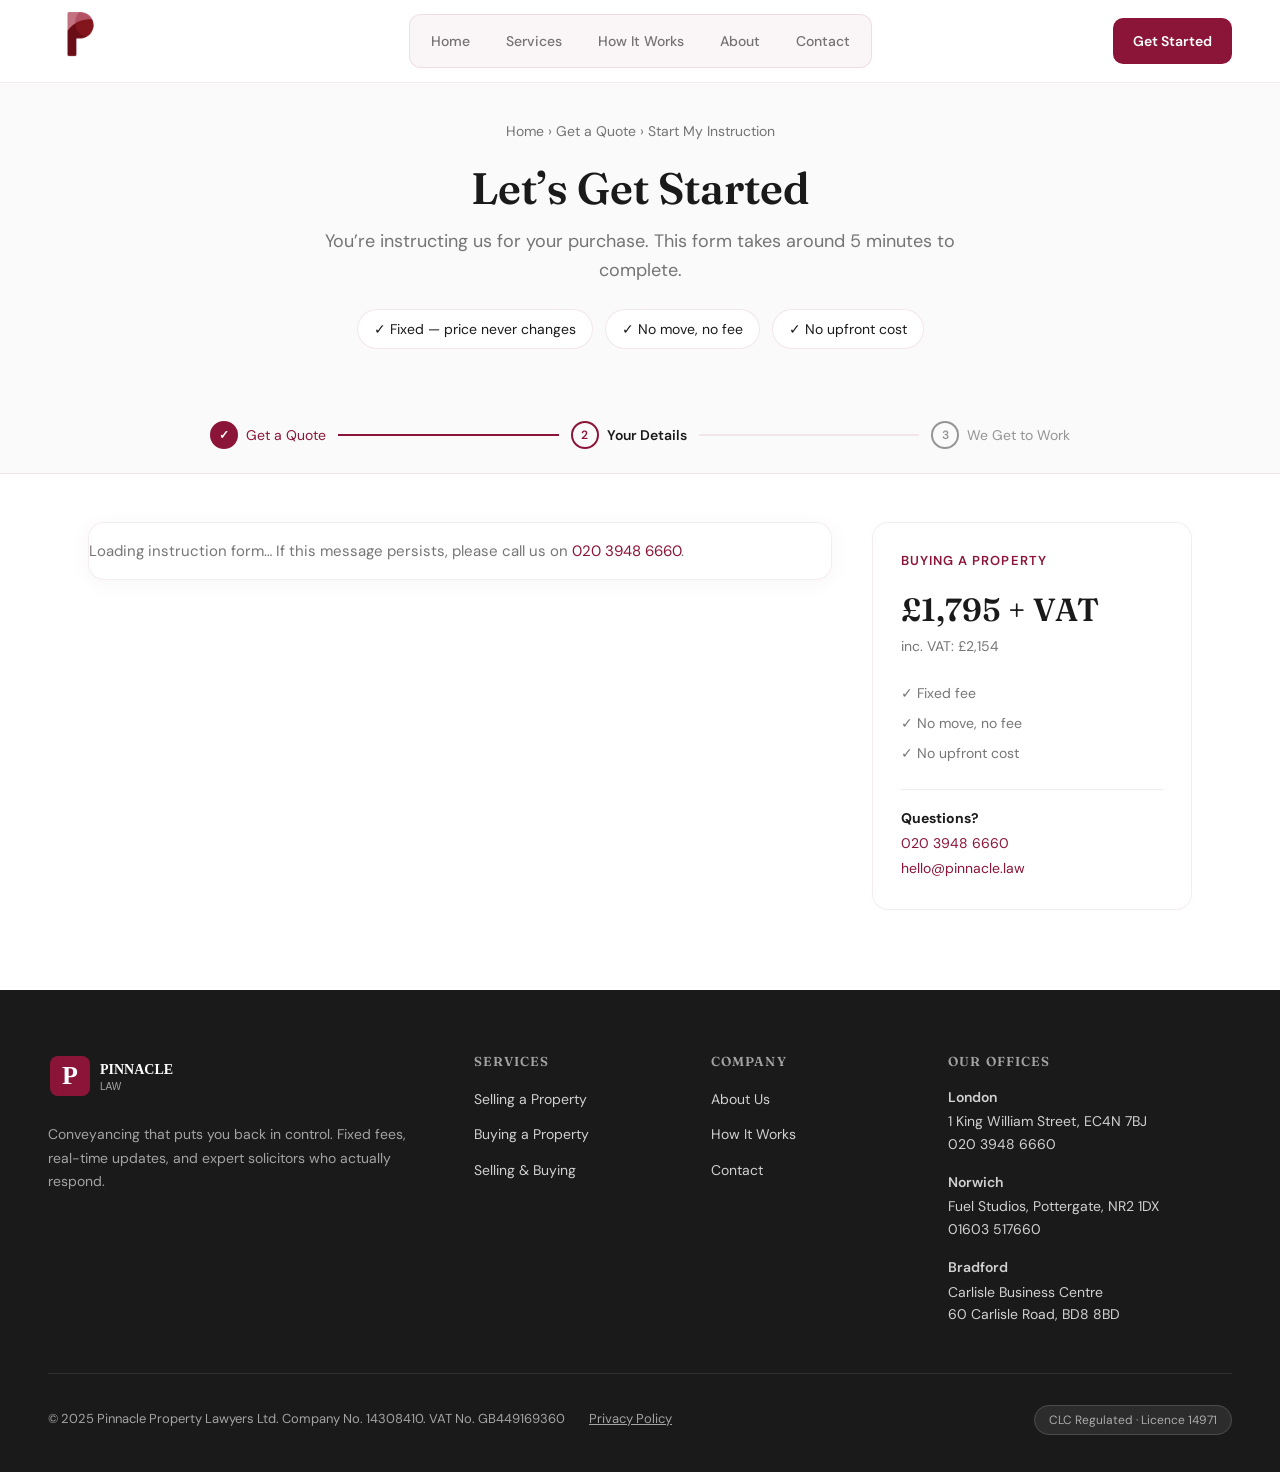
<file: instruct.html>
<!DOCTYPE html>
<html lang="en">
<head>
  <meta charset="UTF-8">
  <meta name="viewport" content="width=device-width, initial-scale=1.0">
  <title>Start My Instruction | Pinnacle Law</title>
  <link href="https://fonts.googleapis.com/css2?family=DM+Sans:wght@400;500;600;700&family=Fraunces:opsz,wght@9..144,400;9..144,500;9..144,600;9..144,700&display=swap" rel="stylesheet">
  <link rel="stylesheet" href="theme/variables.css">
  <style>
    * { box-sizing: border-box; margin: 0; padding: 0; }
    body { font-family: var(--font-body); background: var(--bg); color: var(--text); line-height: 1.6; }
    h1, h2, h3, h4 { font-family: var(--font-heading); font-weight: 600; line-height: 1.2; }
    a { color: inherit; text-decoration: none; }

    /* NAV */
    nav { position: fixed; top: 0; left: 0; right: 0; z-index: 100; padding: 12px 48px; display: grid; grid-template-columns: 1fr auto 1fr; align-items: center; background: var(--nav-bg-solid); backdrop-filter: blur(20px); border-bottom: 1px solid var(--border); }
    .logo { justify-self: start; }
    .logo img { height: var(--logo-height); width: auto; }
    .nav-center { justify-self: center; display: flex; gap: 4px; background: var(--accent-bg); padding: 5px; border-radius: 12px; border: 1px solid var(--accent-border); }
    .nav-center > a, .nav-dropdown > a { color: var(--text-light); font-size: 14px; font-weight: 500; padding: 10px 16px; border-radius: 8px; transition: all 0.2s ease; display: block; }
    .nav-center > a:hover, .nav-center > a.active, .nav-dropdown:hover > a { color: var(--text); background: var(--accent-hover-subtle); }
    .nav-dropdown { position: relative; }
    .nav-dropdown-content { position: absolute; top: calc(100% + 8px); left: 50%; transform: translateX(-50%); background: white; border: 1px solid var(--border); border-radius: 12px; padding: 8px; min-width: 260px; box-shadow: 0 10px 40px var(--accent-shadow-sm); opacity: 0; visibility: hidden; transition: all 0.2s ease; }
    .nav-dropdown:hover .nav-dropdown-content { opacity: 1; visibility: visible; }
    .nav-dropdown-content a { display: block; padding: 12px 16px; border-radius: 8px; font-size: 14px; }
    .nav-dropdown-content a:hover { background: var(--accent-bg); color: var(--accent); }
    .nav-right { justify-self: end; display: flex; align-items: center; gap: 12px; }
    .btn { display: inline-flex; align-items: center; font-weight: 600; border: none; cursor: pointer; transition: all 0.3s ease; font-size: 14px; text-decoration: none; font-family: var(--font-body); }
    .btn-secondary { background: var(--accent-bg); color: var(--text); border: 1px solid var(--accent-border); padding: 11px 20px; border-radius: 10px; }
    .btn-primary { background: var(--accent); color: white; padding: 12px 20px; border-radius: 10px; }
    .btn-primary:hover { background: var(--accent-light); transform: translateY(-2px); box-shadow: 0 10px 30px var(--accent-shadow-md); }
    .btn-large { padding: 18px 32px; font-size: 16px; border-radius: 14px; }
    .mobile-menu-toggle { display: none; flex-direction: column; gap: 5px; padding: 10px; cursor: pointer; }
    .mobile-menu-toggle span { width: 24px; height: 2px; background: var(--text); }

    /* PAGE HEADER */
    .page-header { padding: 120px 48px 48px; background: var(--bg-off); text-align: center; }
    .page-header-inner { max-width: 680px; margin: 0 auto; }
    .breadcrumb { font-size: 14px; color: var(--text-light); margin-bottom: 20px; }
    .breadcrumb a:hover { color: var(--accent); }
    .page-header h1 { font-size: 44px; margin-bottom: 12px; }
    .page-header p { font-size: 18px; color: var(--text-light); margin-bottom: 24px; }
    .guarantee-pills { display: flex; gap: 12px; justify-content: center; flex-wrap: wrap; }
    .pill { padding: 8px 16px; background: white; border: 1px solid var(--accent-border); border-radius: 100px; font-size: 14px; }

    /* PROGRESS */
    .progress-wrap { padding: 24px 48px; background: var(--bg-off); border-bottom: 1px solid var(--border); }
    .progress-inner { max-width: 860px; margin: 0 auto; display: flex; align-items: center; gap: 0; }
    .progress-step { display: flex; align-items: center; gap: 8px; font-size: 14px; color: var(--text-lighter); white-space: nowrap; }
    .progress-step.done { color: var(--accent); }
    .progress-step.current { color: var(--text); font-weight: 600; }
    .step-num { width: 28px; height: 28px; border-radius: 50%; border: 2px solid currentColor; display: flex; align-items: center; justify-content: center; font-size: 12px; font-weight: 600; flex-shrink: 0; }
    .progress-step.done .step-num { background: var(--accent); border-color: var(--accent); color: white; }
    .progress-step.current .step-num { border-color: var(--accent); color: var(--accent); }
    .progress-line { flex: 1; height: 2px; background: var(--border); margin: 0 12px; }
    .progress-line.done { background: var(--accent); }

    /* INSTRUCT LAYOUT */
    .instruct-wrap { max-width: 1200px; margin: 0 auto; padding: 48px 48px 80px; display: grid; grid-template-columns: 1fr 320px; gap: 40px; align-items: start; }
    .instruct-inner { min-width: 0; }
    .form-card { background: white; border: 1px solid var(--border); border-radius: 16px; overflow: hidden; box-shadow: 0 4px 24px rgba(0,0,0,0.04); }

    .substep-indicator { display: flex; align-items: center; gap: 12px; margin-bottom: 24px; font-size: 14px; }
    .substep { color: var(--text-lighter); }
    .substep.active { color: var(--accent); font-weight: 600; }
    .substep-arrow { color: var(--text-lighter); }
    .both-note { margin-top: 16px; font-size: 14px; color: var(--text-light); line-height: 1.6; padding: 14px 18px; background: var(--accent-bg); border: 1px solid var(--accent-border); border-radius: 10px; }

    /* SIDEBAR */
    .instruct-sidebar { align-self: start; }
    .sidebar-card { background: white; border: 1px solid var(--border); border-radius: 16px; padding: 28px; position: sticky; top: 100px; }
    .sidebar-type { font-size: 13px; font-weight: 600; letter-spacing: 0.08em; text-transform: uppercase; color: var(--accent); margin-bottom: 12px; }
    .sidebar-fee { font-family: var(--font-heading); font-size: 32px; font-weight: 600; color: var(--text); }
    .sidebar-vat { font-size: 14px; color: var(--text-light); margin-bottom: 20px; }
    .sidebar-pills { margin-bottom: 20px; }
    .sidebar-pill { font-size: 14px; color: var(--text-light); padding: 4px 0; }
    .sidebar-contact { font-size: 14px; color: var(--text-light); line-height: 1.8; border-top: 1px solid var(--border); padding-top: 16px; }
    .sidebar-contact a { color: var(--accent); }
    .sidebar-contact strong { color: var(--text); }

    /* FOOTER */
    footer { background: var(--text); color: white; padding: 64px 48px 40px; }
    .footer-inner { max-width: 1200px; margin: 0 auto; }
    .footer-top { display: grid; grid-template-columns: 2fr 1fr 1fr 1.5fr; gap: 48px; margin-bottom: 48px; }
    .footer-brand p { font-size: 14px; color: var(--white-60); margin-top: 16px; line-height: 1.7; }
    .footer-col h4 { font-size: 13px; font-weight: 600; letter-spacing: 0.08em; text-transform: uppercase; color: var(--white-60); margin-bottom: 16px; }
    .footer-col ul { list-style: none; }
    .footer-col ul li { margin-bottom: 10px; }
    .footer-col ul li a { font-size: 14px; color: white; opacity: 0.8; transition: opacity 0.2s; }
    .footer-col ul li a:hover { opacity: 1; }
    .footer-offices { font-size: 14px; color: white; opacity: 0.8; line-height: 1.6; }
    .footer-offices strong { display: block; margin-top: 16px; margin-bottom: 2px; font-weight: 600; }
    .footer-offices strong:first-child { margin-top: 0; }
    .footer-bottom { border-top: 1px solid rgba(255,255,255,0.1); padding-top: 32px; display: flex; justify-content: space-between; align-items: center; flex-wrap: wrap; gap: 16px; }
    .footer-legal { font-size: 13px; color: var(--white-60); display: flex; gap: 24px; flex-wrap: wrap; }
    .footer-legal a { color: var(--white-60); text-decoration: underline; }
    .footer-legal a:hover { color: white; }
    .footer-badge { background: rgba(255,255,255,0.08); border: 1px solid rgba(255,255,255,0.15); padding: 6px 14px; border-radius: 20px; font-size: 12px; color: var(--white-60); }

    /* RESPONSIVE */
    @media (max-width: 768px) {
      nav { padding: 12px 20px; display: flex; justify-content: space-between; }
      .nav-center, .nav-right { display: none; }
      .mobile-menu-toggle { display: flex; }
      .page-header { padding: 100px 20px 36px; }
      .page-header h1 { font-size: 32px; }
      .page-header p { font-size: 16px; }
      .guarantee-pills { flex-direction: column; align-items: stretch; }
      .pill { text-align: center; }
      /* Progress bar — compact on mobile */
      .progress-wrap { padding: 16px 20px; overflow-x: auto; -webkit-overflow-scrolling: touch; }
      .progress-inner { min-width: 280px; gap: 0; }
      .step-label { display: none; } /* hide text labels, keep numbered circles */
      .progress-step { gap: 0; }
      .progress-line { min-width: 24px; margin: 0 6px; }
      /* Layout */
      .instruct-wrap { grid-template-columns: 1fr; padding: 20px 20px 64px; gap: 20px; }
      .instruct-sidebar { order: -1; }
      .sidebar-card { position: static; }
      .form-card { padding: 20px 16px; }
      .substep-indicator { flex-wrap: wrap; font-size: 13px; }
      footer { padding: 48px 20px 32px; }
      .footer-top { grid-template-columns: 1fr; gap: 28px; }
    }
    @media (max-width: 900px) and (min-width: 769px) {
      .instruct-wrap { grid-template-columns: 1fr 280px; padding: 32px 32px 64px; }
    }
  
  </style>
  <link rel="stylesheet" href="https://static.intouch.cloud/forms/forms.css">
</head>
<body>

  <nav>
    <a href="index.html" class="logo">
      <img src="assets/Pinnacle logo.png" alt="Pinnacle Law" onerror="this.outerHTML='<svg viewBox=&quot;0 0 180 50&quot; style=&quot;height:50px&quot;><rect x=&quot;2&quot; y=&quot;5&quot; width=&quot;40&quot; height=&quot;40&quot; rx=&quot;8&quot; fill=&quot;%238B1538&quot;/><text x=&quot;22&quot; y=&quot;33&quot; font-family=&quot;Georgia&quot; font-size=&quot;26&quot; font-weight=&quot;600&quot; fill=&quot;white&quot; text-anchor=&quot;middle&quot;>P</text><text x=&quot;55&quot; y=&quot;24&quot; font-family=&quot;Georgia&quot; font-size=&quot;16&quot; font-weight=&quot;600&quot; fill=&quot;%238B1538&quot;>PINNACLE</text><text x=&quot;55&quot; y=&quot;40&quot; font-family=&quot;sans-serif&quot; font-size=&quot;11&quot; fill=&quot;%23666&quot;>LAW</text></svg>'">
    </a>
    <div class="nav-center">
      <a href="index.html">Home</a>
      <div class="nav-dropdown">
        <a href="services.html">Services</a>
        <div class="nav-dropdown-content">
          <a href="quote-result.html?type=buying">Buying a Property</a>
          <a href="quote-result.html?type=selling">Selling a Property</a>
          <a href="quote-result.html?type=both">Selling &amp; Buying a Property</a>
        </div>
      </div>
      <a href="process.html">How It Works</a>
      <a href="about.html">About</a>
      <a href="contact.html">Contact</a>
    </div>
    <div class="nav-right">
      <a href="services.html" class="btn btn-primary">Get Started</a>
    </div>
    <div class="mobile-menu-toggle"><span></span><span></span><span></span></div>
  </nav>

  <div class="page-header">
    <div class="page-header-inner">
      <div class="breadcrumb"><a href="index.html">Home</a> &rsaquo; <a href="quote.html">Get a Quote</a> &rsaquo; Start My Instruction</div>
      <h1>Let&rsquo;s Get Started</h1>
      <p id="instruct-subtext"></p>
      <div class="guarantee-pills">
        <span class="pill">&#10003; Fixed &mdash; price never changes</span>
        <span class="pill">&#10003; No move, no fee</span>
        <span class="pill">&#10003; No upfront cost</span>
      </div>
    </div>
  </div>

  <div class="progress-wrap">
    <div class="progress-inner">
      <div class="progress-step done"><span class="step-num">&#10003;</span><span class="step-label">Get a Quote</span></div>
      <div class="progress-line done"></div>
      <div class="progress-step current"><span class="step-num">2</span><span class="step-label">Your Details</span></div>
      <div class="progress-line"></div>
      <div class="progress-step"><span class="step-num">3</span><span class="step-label">We Get to Work</span></div>
    </div>
  </div>

  <div class="instruct-wrap">
    <div class="instruct-inner">
      <div id="both-substeps" style="display:none" class="substep-indicator">
        <span class="substep active">Step 1 of 2: Your Sale Details</span>
        <span class="substep-arrow">&rarr;</span>
        <span class="substep">Step 2 of 2: Your Purchase Details</span>
      </div>

      <div class="form-card">
        <div id="intouch-instruct-form"></div>
      </div>

      <p id="both-note" style="display:none" class="both-note">As you are both selling and buying, you&rsquo;ll complete two short forms &mdash; one for each transaction. InTouch will guide you through both.</p>
    </div>

    <aside class="instruct-sidebar" id="instruct-sidebar">
      <div class="sidebar-card">
        <div class="sidebar-type" id="sidebar-type"></div>
        <div class="sidebar-fee" id="sidebar-fee"></div>
        <div class="sidebar-vat" id="sidebar-vat"></div>
        <div class="sidebar-pills">
          <div class="sidebar-pill">&#10003; Fixed fee</div>
          <div class="sidebar-pill">&#10003; No move, no fee</div>
          <div class="sidebar-pill">&#10003; No upfront cost</div>
        </div>
        <div class="sidebar-contact">
          <strong>Questions?</strong><br>
          <a href="tel:02039486660">020 3948 6660</a><br>
          <a href="mailto:hello@pinnacle.law">hello@pinnacle.law</a>
        </div>
      </div>
    </aside>
  </div>

  <footer>
    <div class="footer-inner">
      <div class="footer-top">
        <div class="footer-brand">
          <svg viewBox="0 0 160 45" style="height: 45px;"><rect x="2" y="2" width="40" height="40" rx="8" style="fill: var(--accent)"/><text x="22" y="30" font-family="Georgia" font-size="26" font-weight="600" fill="white" text-anchor="middle">P</text><text x="52" y="20" font-family="Georgia" font-size="14" font-weight="600" fill="white">PINNACLE</text><text x="52" y="36" font-family="sans-serif" font-size="10" fill="var(--white-60)">LAW</text></svg>
          <p>Conveyancing that puts you back in control. Fixed fees, real-time updates, and expert solicitors who actually respond.</p>
        </div>
        <div class="footer-col"><h4>Services</h4><ul><li><a href="quote-result.html?type=selling">Selling a Property</a></li><li><a href="quote-result.html?type=buying">Buying a Property</a></li><li><a href="quote-result.html?type=both">Selling &amp; Buying</a></li></ul></div>
        <div class="footer-col"><h4>Company</h4><ul><li><a href="about.html">About Us</a></li><li><a href="process.html">How It Works</a></li><li><a href="contact.html">Contact</a></li></ul></div>
        <div class="footer-col"><h4>Our Offices</h4><div class="footer-offices"><strong>London</strong>1 King William Street, EC4N 7BJ<br>020 3948 6660<strong>Norwich</strong>Fuel Studios, Pottergate, NR2 1DX<br>01603 517660<strong>Bradford</strong>Carlisle Business Centre<br>60 Carlisle Road, BD8 8BD</div></div>
      </div>
      <div class="footer-bottom">
        <div class="footer-legal">&copy; 2025 Pinnacle Property Lawyers Ltd. Company No. 14308410. VAT No. GB449169360 <a href="privacy.html">Privacy Policy</a></div>
        <div class="footer-badges"><span class="footer-badge">CLC Regulated &middot; Licence 14971</span></div>
      </div>
    </div>
  </footer>

  <script>
    const QUOTE_CONFIG = {
      buying: {
        label: 'Buying a Property',
        feeExVat: '\u00a31,795', feeIncVat: '\u00a32,154',
        intouchInstructGuid: '22670c8b-c0bc-4b2e-af5e-b11ecfdd2ce4'
      },
      selling: {
        label: 'Selling a Property',
        feeExVat: '\u00a31,595', feeIncVat: '\u00a31,914',
        intouchInstructGuid: '50a6928d-638c-4324-823c-741088daa8fc'
      },
      both: {
        label: 'Selling &amp; Buying',
        feeExVat: '\u00a33,390', feeIncVat: '\u00a34,068',
        intouchInstructSaleGuid: '99b10b5b-1cd6-4755-93fa-585b86644deb',
        intouchInstructPurchaseGuid: 'c313a1ae-9ffa-418b-bc43-4ceed7a23b70'
      }
    };

    document.addEventListener('DOMContentLoaded', function() {
      var params = new URLSearchParams(window.location.search);
      var type = params.get('type');
      var currentType = (type === 'selling' || type === 'both') ? type : 'buying';
      var cfg = QUOTE_CONFIG[currentType];

      document.title = 'Start My Instruction | Pinnacle Law';

      var labels = { buying: 'purchase', selling: 'sale', both: 'sale and purchase' };
      document.getElementById('instruct-subtext').textContent = "You\u2019re instructing us for your " + labels[currentType] + ". This form takes around 5 minutes to complete.";

      document.getElementById('sidebar-type').textContent = cfg.label.replace('&amp;', '&');
      document.getElementById('sidebar-fee').textContent = cfg.feeExVat + ' + VAT';
      document.getElementById('sidebar-vat').textContent = 'inc. VAT: ' + cfg.feeIncVat;

      if (currentType === 'both') {
        document.getElementById('both-substeps').style.display = 'flex';
        document.getElementById('both-note').style.display = 'block';
      }

      // Load InTouch instruction form
      if (typeof intouchForm !== 'undefined') {
        var guid = (currentType === 'both') ? cfg.intouchInstructSaleGuid : cfg.intouchInstructGuid;
        intouchForm.init({
          guid: guid,
          container: document.getElementById('intouch-instruct-form'),
          serverUrl: 'https://go.intouchapp.co.uk',
          country: 'UK'
        });
      } else {
        // InTouch SDK not loaded — show placeholder
        document.getElementById('intouch-instruct-form').innerHTML = '<p style="color:var(--text-light);font-size:15px;padding:16px 0">Loading instruction form&hellip; If this message persists, please call us on <a href="tel:02039486660" style="color:var(--accent)">020 3948 6660</a>.</p>';
      }
    });
  </script>

  <script type="text/javascript" src="https://static.intouch.cloud/forms/forms.js"></script>


  <script>
    // Mobile menu toggle
    (function() {
      const toggle = document.querySelector('.mobile-menu-toggle');
      if (!toggle) return;
      const navCenter = document.querySelector('.nav-center');
      const navRight  = document.querySelector('.nav-right');
      // Build mobile drawer
      const drawer = document.createElement('div');
      drawer.id = 'mobile-drawer';
      drawer.setAttribute('aria-hidden', 'true');
      drawer.style.cssText = 'display:none;position:fixed;top:74px;left:0;right:0;background:white;border-bottom:1px solid rgba(139,21,56,0.08);padding:16px 24px 24px;z-index:99;box-shadow:0 8px 24px rgba(0,0,0,0.08);';
      // Clone nav links
      if (navCenter) {
        const links = navCenter.cloneNode(true);
        links.style.cssText = 'display:flex;flex-direction:column;gap:4px;background:none;border:none;padding:0;border-radius:0;';
        links.querySelectorAll('a').forEach(function(a) {
          a.style.cssText = 'padding:12px 8px;font-size:16px;border-bottom:1px solid rgba(139,21,56,0.06);';
        });
        const dropdown = links.querySelector('.nav-dropdown-content');
        if (dropdown) { dropdown.style.cssText = 'position:static;opacity:1;visibility:visible;box-shadow:none;border:none;padding-left:16px;background:none;transform:none;min-width:auto;'; }
        drawer.appendChild(links);
      }
      // CTA button
      const cta = document.createElement('a');
      cta.href = 'quote.html';
      cta.textContent = 'Get a Quote';
      cta.style.cssText = 'display:block;margin-top:16px;background:#8B1538;color:white;text-align:center;padding:14px;border-radius:10px;font-weight:600;font-size:15px;';
      drawer.appendChild(cta);
      document.body.appendChild(drawer);

      let open = false;
      toggle.addEventListener('click', function() {
        open = !open;
        drawer.style.display = open ? 'block' : 'none';
        drawer.setAttribute('aria-hidden', !open);
        toggle.setAttribute('aria-expanded', open);
      });
      // Close on outside click
      document.addEventListener('click', function(e) {
        if (open && !toggle.contains(e.target) && !drawer.contains(e.target)) {
          open = false; drawer.style.display = 'none';
        }
      });
    })();
  </script>

</body>
</html>
</file>
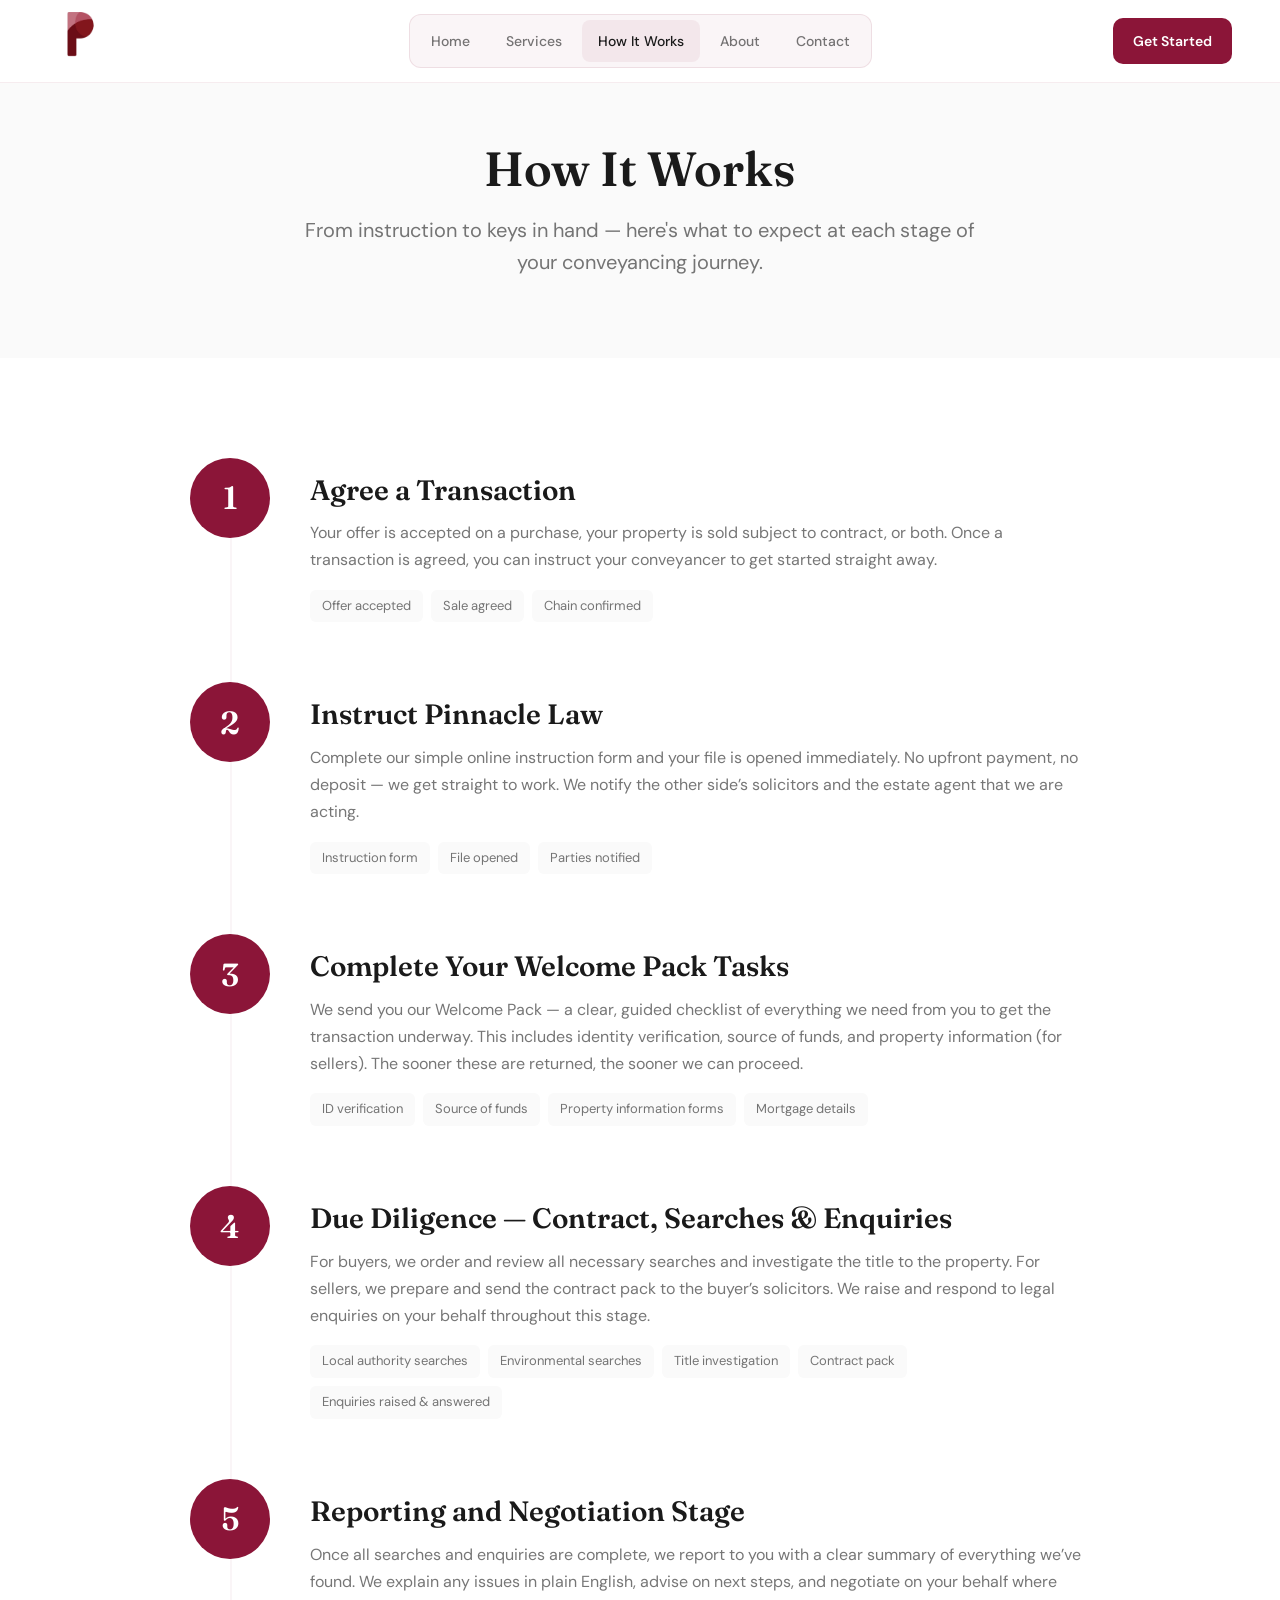
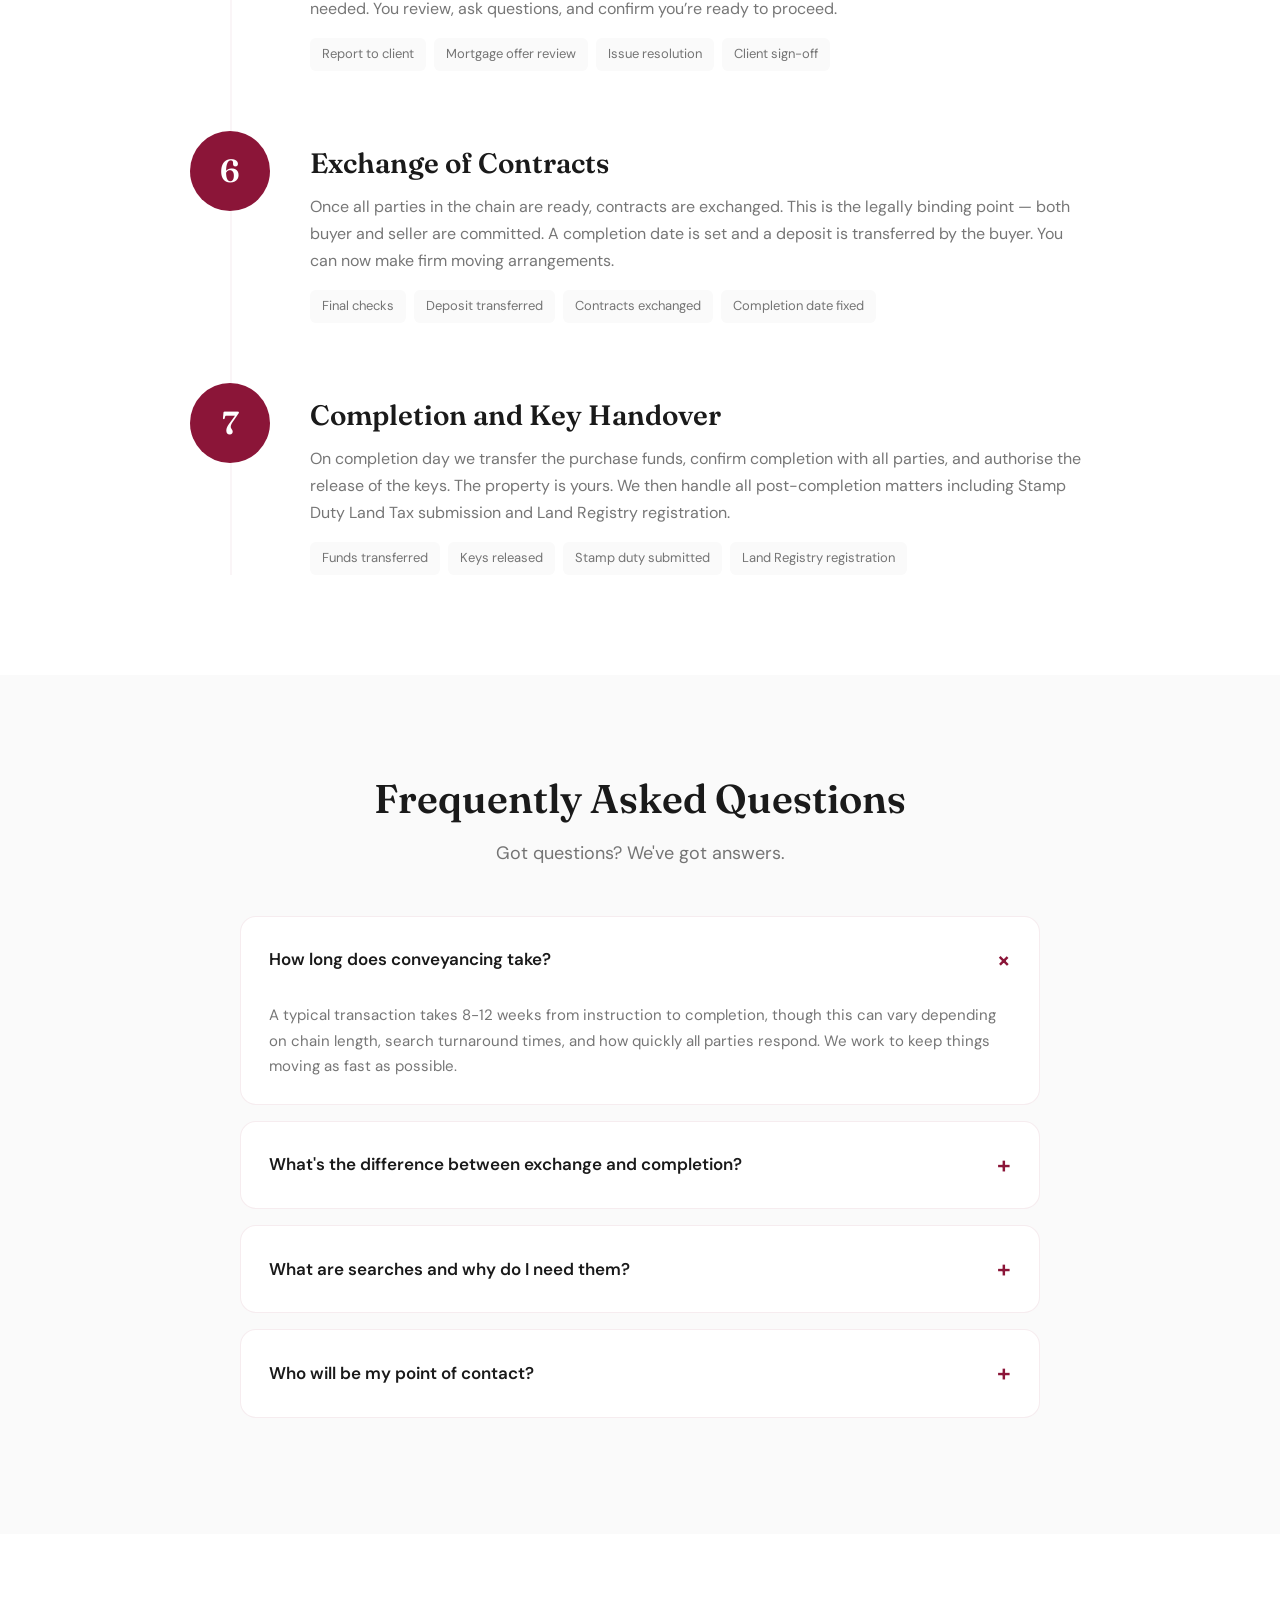
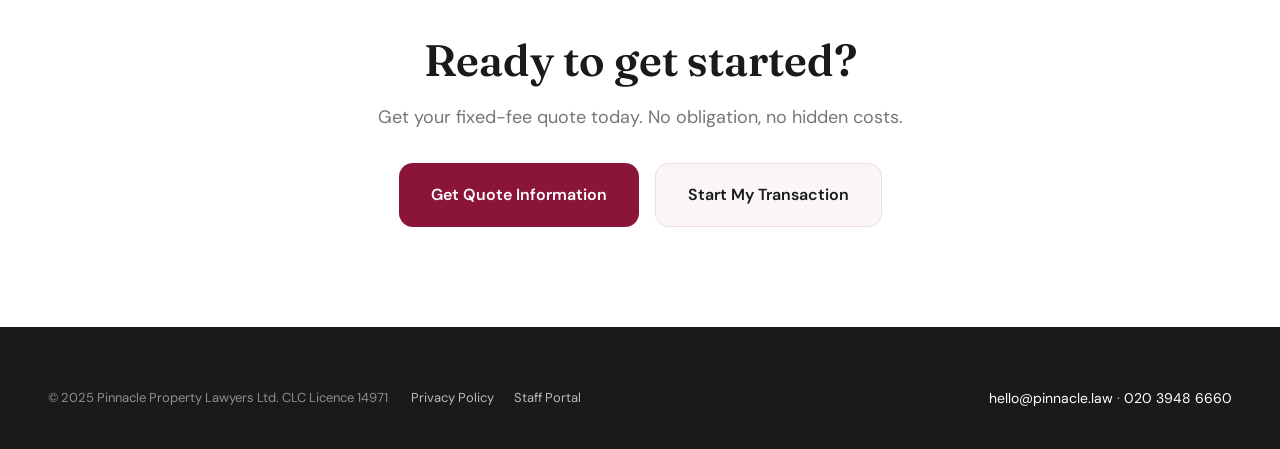
<file: process.html>
<!DOCTYPE html>
<html lang="en">
<head>
  <meta charset="UTF-8">
  <meta name="viewport" content="width=device-width, initial-scale=1.0">
  <title>How It Works | Pinnacle Law</title>
  <link href="https://fonts.googleapis.com/css2?family=DM+Sans:wght@400;500;600;700&family=Fraunces:opsz,wght@9..144,400;9..144,500;9..144,600;9..144,700&display=swap" rel="stylesheet">
  <link rel="stylesheet" href="theme/variables.css">
  <style>
    * { box-sizing: border-box; margin: 0; padding: 0; }
    body { font-family: var(--font-body); background: var(--bg); color: var(--text); line-height: 1.6; }
    h1, h2, h3, h4 { font-family: var(--font-heading); font-weight: 600; line-height: 1.2; }
    a { color: inherit; text-decoration: none; }
    
    nav { position: fixed; top: 0; left: 0; right: 0; z-index: 100; padding: 12px 48px; display: grid; grid-template-columns: 1fr auto 1fr; align-items: center; background: var(--nav-bg-solid); backdrop-filter: blur(20px); border-bottom: 1px solid var(--border); }
    .logo { justify-self: start; }
    .logo img { height: var(--logo-height); width: auto; }
    .nav-center { justify-self: center; display: flex; gap: 4px; background: var(--accent-bg); padding: 5px; border-radius: 12px; border: 1px solid var(--accent-border); }
    .nav-center > a, .nav-dropdown > a { color: var(--text-light); font-size: 14px; font-weight: 500; padding: 10px 16px; border-radius: 8px; transition: all 0.2s ease; display: block; }
    .nav-center > a:hover, .nav-center > a.active, .nav-dropdown:hover > a { color: var(--text); background: var(--accent-hover-subtle); }
    .nav-dropdown { position: relative; }
    .nav-dropdown-content { position: absolute; top: calc(100% + 8px); left: 50%; transform: translateX(-50%); background: white; border: 1px solid var(--border); border-radius: 12px; padding: 8px; min-width: 260px; box-shadow: 0 10px 40px var(--accent-shadow-sm); opacity: 0; visibility: hidden; transition: all 0.2s ease; }
    .nav-dropdown:hover .nav-dropdown-content { opacity: 1; visibility: visible; }
    .nav-dropdown-content a { display: block; padding: 12px 16px; border-radius: 8px; font-size: 14px; }
    .nav-dropdown-content a:hover { background: var(--accent-bg); color: var(--accent); }
    .nav-right { justify-self: end; display: flex; align-items: center; gap: 12px; }
    .btn { display: inline-flex; align-items: center; font-weight: 600; border: none; cursor: pointer; transition: all 0.3s ease; font-size: 14px; }
    .btn-secondary { background: var(--accent-bg); color: var(--text); border: 1px solid var(--accent-border); padding: 11px 20px; border-radius: 10px; }
    .btn-primary { background: var(--accent); color: white; padding: 12px 20px; border-radius: 10px; }
    .btn-primary:hover { background: var(--accent-light); transform: translateY(-2px); box-shadow: 0 10px 30px var(--accent-shadow-md); }
    .btn-large { padding: 18px 32px; font-size: 16px; border-radius: 14px; }
    
    .page-header { padding: 140px 48px 80px; background: var(--bg-off); text-align: center; }
    .page-header-inner { max-width: 700px; margin: 0 auto; }
    .page-header h1 { font-size: 48px; margin-bottom: 16px; }
    .page-header p { font-size: 20px; color: var(--text-light); }
    
    /* Timeline */
    .timeline-section { padding: 100px 48px; }
    .timeline-inner { max-width: 900px; margin: 0 auto; }
    
    .timeline { position: relative; }
    .timeline::before {
      content: '';
      position: absolute;
      left: 40px;
      top: 0;
      bottom: 0;
      width: 2px;
      background: var(--accent-bg);
    }
    
    .timeline-step {
      display: flex;
      gap: 40px;
      margin-bottom: 60px;
      position: relative;
    }
    
    .timeline-step:last-child { margin-bottom: 0; }
    
    .step-number {
      width: 80px;
      height: 80px;
      background: var(--accent);
      border-radius: 50%;
      display: flex;
      align-items: center;
      justify-content: center;
      font-family: var(--font-heading);
      font-size: 32px;
      font-weight: 600;
      color: white;
      flex-shrink: 0;
      position: relative;
      z-index: 1;
    }
    
    .step-content {
      flex: 1;
      padding-top: 16px;
    }
    
    .step-content h3 {
      font-size: 28px;
      margin-bottom: 12px;
    }
    
    .step-content p {
      font-size: 16px;
      color: var(--text-light);
      line-height: 1.7;
      margin-bottom: 16px;
    }
    
    .step-tasks {
      display: flex;
      flex-wrap: wrap;
      gap: 8px;
    }
    
    .task-tag {
      padding: 6px 12px;
      background: var(--bg-off);
      border-radius: 6px;
      font-size: 13px;
      color: var(--text-light);
    }
    
    /* FAQ Section */
    .faq-section {
      padding: 100px 48px;
      background: var(--bg-off);
    }
    
    .faq-inner {
      max-width: 800px;
      margin: 0 auto;
    }
    
    .section-header {
      text-align: center;
      margin-bottom: 48px;
    }
    
    .section-header h2 {
      font-size: 40px;
      margin-bottom: 16px;
    }
    
    .section-header p {
      font-size: 18px;
      color: var(--text-light);
    }
    
    .faq-item {
      background: white;
      border-radius: 16px;
      margin-bottom: 16px;
      overflow: hidden;
      border: 1px solid var(--border);
    }
    
    .faq-question {
      padding: 24px 28px;
      cursor: pointer;
      display: flex;
      justify-content: space-between;
      align-items: center;
      font-weight: 600;
      font-size: 17px;
    }
    
    .faq-question::after {
      content: '+';
      font-size: 24px;
      color: var(--accent);
      transition: transform 0.3s ease;
    }
    
    .faq-item.open .faq-question::after {
      transform: rotate(45deg);
    }
    
    .faq-answer {
      padding: 0 28px 24px;
      font-size: 15px;
      color: var(--text-light);
      line-height: 1.7;
      display: none;
    }
    
    .faq-item.open .faq-answer {
      display: block;
    }
    
    /* CTA */
    .cta-section { padding: 100px 48px; text-align: center; }
    .cta-section h2 { font-size: 44px; margin-bottom: 16px; }
    .cta-section p { font-size: 18px; color: var(--text-light); margin-bottom: 32px; }
    .cta-buttons { display: flex; gap: 16px; justify-content: center; }
    
    footer { padding: 60px 48px 40px; background: var(--text); color: white; }
    .footer-inner { max-width: 1200px; margin: 0 auto; display: flex; justify-content: space-between; align-items: center; flex-wrap: wrap; gap: 20px; }
    .footer-legal { font-size: 13px; color: var(--white-50); }
    .footer-legal a { color: var(--white-70); margin-left: 20px; }
    .footer-legal a:hover { color: white; }
    .footer-contact { font-size: 14px; color: var(--white-70); }
    .footer-contact a { color: white; }
    
    .mobile-menu-toggle { display: none; flex-direction: column; gap: 5px; padding: 10px; cursor: pointer; }
    .mobile-menu-toggle span { width: 24px; height: 2px; background: var(--text); }
    
    @media (max-width: 768px) {
      nav { display: flex; justify-content: space-between; padding: 12px 24px; }
      .nav-center, .nav-right { display: none; }
      .mobile-menu-toggle { display: flex; }
      .page-header { padding: 120px 24px 60px; }
      .page-header h1 { font-size: 32px; }
      .timeline-section, .faq-section { padding: 60px 24px; }
      .timeline::before { left: 30px; }
      .step-number { width: 60px; height: 60px; font-size: 24px; }
      .timeline-step { gap: 24px; }
      .step-content h3 { font-size: 22px; }
      .section-header h2 { font-size: 32px; }
      .cta-section { padding: 60px 24px; }
      .cta-section h2 { font-size: 32px; }
      .cta-buttons { flex-direction: column; align-items: center; }
      .footer-inner { flex-direction: column; text-align: center; }
    }
  </style>
</head>
<body>
  <nav>
    <a href="index.html" class="logo">
      <img src="assets/Pinnacle logo.png" alt="Pinnacle Law">
    </a>
    <div class="nav-center">
      <a href="index.html">Home</a>
      <div class="nav-dropdown">
        <a href="services.html">Services</a>
        <div class="nav-dropdown-content">
          <a href="quote-result.html?type=buying">Buying a Property</a>
          <a href="quote-result.html?type=selling">Selling a Property</a>
          <a href="quote-result.html?type=both">Selling & Buying a Property</a>
        </div>
      </div>
      <a href="process.html" class="active">How It Works</a>
      <a href="about.html">About</a>
      <a href="contact.html">Contact</a>
    </div>
    <div class="nav-right">
      <a href="services.html" class="btn btn-primary">Get Started</a>
    </div>
    <div class="mobile-menu-toggle"><span></span><span></span><span></span></div>
  </nav>

  <header class="page-header">
    <div class="page-header-inner">
      <h1>How It Works</h1>
      <p>From instruction to keys in hand — here's what to expect at each stage of your conveyancing journey.</p>
    </div>
  </header>

  <section class="timeline-section">
    <div class="timeline-inner">
      <div class="timeline">
        <div class="timeline-step">
          <div class="step-number">1</div>
          <div class="step-content">
            <h3>Agree a Transaction</h3>
            <p>Your offer is accepted on a purchase, your property is sold subject to contract, or both. Once a transaction is agreed, you can instruct your conveyancer to get started straight away.</p>
            <div class="step-tasks">
              <span class="task-tag">Offer accepted</span>
              <span class="task-tag">Sale agreed</span>
              <span class="task-tag">Chain confirmed</span>
            </div>
          </div>
        </div>

        <div class="timeline-step">
          <div class="step-number">2</div>
          <div class="step-content">
            <h3>Instruct Pinnacle Law</h3>
            <p>Complete our simple online instruction form and your file is opened immediately. No upfront payment, no deposit &mdash; we get straight to work. We notify the other side&rsquo;s solicitors and the estate agent that we are acting.</p>
            <div class="step-tasks">
              <span class="task-tag">Instruction form</span>
              <span class="task-tag">File opened</span>
              <span class="task-tag">Parties notified</span>
            </div>
          </div>
        </div>

        <div class="timeline-step">
          <div class="step-number">3</div>
          <div class="step-content">
            <h3>Complete Your Welcome Pack Tasks</h3>
            <p>We send you our Welcome Pack &mdash; a clear, guided checklist of everything we need from you to get the transaction underway. This includes identity verification, source of funds, and property information (for sellers). The sooner these are returned, the sooner we can proceed.</p>
            <div class="step-tasks">
              <span class="task-tag">ID verification</span>
              <span class="task-tag">Source of funds</span>
              <span class="task-tag">Property information forms</span>
              <span class="task-tag">Mortgage details</span>
            </div>
          </div>
        </div>

        <div class="timeline-step">
          <div class="step-number">4</div>
          <div class="step-content">
            <h3>Due Diligence &mdash; Contract, Searches &amp; Enquiries</h3>
            <p>For buyers, we order and review all necessary searches and investigate the title to the property. For sellers, we prepare and send the contract pack to the buyer&rsquo;s solicitors. We raise and respond to legal enquiries on your behalf throughout this stage.</p>
            <div class="step-tasks">
              <span class="task-tag">Local authority searches</span>
              <span class="task-tag">Environmental searches</span>
              <span class="task-tag">Title investigation</span>
              <span class="task-tag">Contract pack</span>
              <span class="task-tag">Enquiries raised &amp; answered</span>
            </div>
          </div>
        </div>

        <div class="timeline-step">
          <div class="step-number">5</div>
          <div class="step-content">
            <h3>Reporting and Negotiation Stage</h3>
            <p>Once all searches and enquiries are complete, we report to you with a clear summary of everything we&rsquo;ve found. We explain any issues in plain English, advise on next steps, and negotiate on your behalf where needed. You review, ask questions, and confirm you&rsquo;re ready to proceed.</p>
            <div class="step-tasks">
              <span class="task-tag">Report to client</span>
              <span class="task-tag">Mortgage offer review</span>
              <span class="task-tag">Issue resolution</span>
              <span class="task-tag">Client sign-off</span>
            </div>
          </div>
        </div>

        <div class="timeline-step">
          <div class="step-number">6</div>
          <div class="step-content">
            <h3>Exchange of Contracts</h3>
            <p>Once all parties in the chain are ready, contracts are exchanged. This is the legally binding point &mdash; both buyer and seller are committed. A completion date is set and a deposit is transferred by the buyer. You can now make firm moving arrangements.</p>
            <div class="step-tasks">
              <span class="task-tag">Final checks</span>
              <span class="task-tag">Deposit transferred</span>
              <span class="task-tag">Contracts exchanged</span>
              <span class="task-tag">Completion date fixed</span>
            </div>
          </div>
        </div>

        <div class="timeline-step">
          <div class="step-number">7</div>
          <div class="step-content">
            <h3>Completion and Key Handover</h3>
            <p>On completion day we transfer the purchase funds, confirm completion with all parties, and authorise the release of the keys. The property is yours. We then handle all post-completion matters including Stamp Duty Land Tax submission and Land Registry registration.</p>
            <div class="step-tasks">
              <span class="task-tag">Funds transferred</span>
              <span class="task-tag">Keys released</span>
              <span class="task-tag">Stamp duty submitted</span>
              <span class="task-tag">Land Registry registration</span>
            </div>
          </div>
        </div>
      </div>
    </div>
  </section>

  <section class="faq-section">
    <div class="faq-inner">
      <div class="section-header">
        <h2>Frequently Asked Questions</h2>
        <p>Got questions? We've got answers.</p>
      </div>
      
      <div class="faq-item open">
        <div class="faq-question">How long does conveyancing take?</div>
        <div class="faq-answer">A typical transaction takes 8-12 weeks from instruction to completion, though this can vary depending on chain length, search turnaround times, and how quickly all parties respond. We work to keep things moving as fast as possible.</div>
      </div>
      
      <div class="faq-item">
        <div class="faq-question">What's the difference between exchange and completion?</div>
        <div class="faq-answer">Exchange is when contracts become legally binding — both parties are committed. Completion is when money changes hands and you get the keys. There's usually 1-2 weeks between exchange and completion, though it can be on the same day.</div>
      </div>
      
      <div class="faq-item">
        <div class="faq-question">What are searches and why do I need them?</div>
        <div class="faq-answer">Searches reveal important information about the property that isn't visible on a viewing — things like planning applications, flood risk, contaminated land, and local authority matters. Most mortgage lenders require them, and we recommend them even for cash buyers.</div>
      </div>
      
      <div class="faq-item">
        <div class="faq-question">Who will be my point of contact?</div>
        <div class="faq-answer">Once we've reviewed your case, we'll pair you with a dedicated lawyer. You'll always have two named contacts — so if one is unavailable, the other can help immediately. Same-day responses are our standard.</div>
      </div>
    </div>
  </section>

  <section class="cta-section">
    <h2>Ready to get started?</h2>
    <p>Get your fixed-fee quote today. No obligation, no hidden costs.</p>
    <div class="cta-buttons">
      <a href="quote.html" class="btn btn-primary btn-large">Get Quote Information</a>
      <a href="quote.html" class="btn btn-secondary btn-large">Start My Transaction</a>
    </div>
  </section>

  <footer>
    <div class="footer-inner">
      <div class="footer-legal">© 2025 Pinnacle Property Lawyers Ltd. CLC Licence 14971 <a href="privacy.html">Privacy Policy</a><a href="#">Staff Portal</a></div>
      <div class="footer-contact"><a href="mailto:hello@pinnacle.law">hello@pinnacle.law</a> · <a href="tel:02039486660">020 3948 6660</a></div>
    </div>
  </footer>

  <script>
    document.querySelectorAll('.faq-question').forEach(q => {
      q.addEventListener('click', () => {
        q.parentElement.classList.toggle('open');
      });
    });
  </script>

  <script>
    // Mobile menu toggle
    (function() {
      const toggle = document.querySelector('.mobile-menu-toggle');
      if (!toggle) return;
      const navCenter = document.querySelector('.nav-center');
      const navRight  = document.querySelector('.nav-right');
      // Build mobile drawer
      const drawer = document.createElement('div');
      drawer.id = 'mobile-drawer';
      drawer.setAttribute('aria-hidden', 'true');
      drawer.style.cssText = 'display:none;position:fixed;top:74px;left:0;right:0;background:white;border-bottom:1px solid rgba(139,21,56,0.08);padding:16px 24px 24px;z-index:99;box-shadow:0 8px 24px rgba(0,0,0,0.08);';
      // Clone nav links
      if (navCenter) {
        const links = navCenter.cloneNode(true);
        links.style.cssText = 'display:flex;flex-direction:column;gap:4px;background:none;border:none;padding:0;border-radius:0;';
        links.querySelectorAll('a').forEach(function(a) {
          a.style.cssText = 'padding:12px 8px;font-size:16px;border-bottom:1px solid rgba(139,21,56,0.06);';
        });
        const dropdown = links.querySelector('.nav-dropdown-content');
        if (dropdown) { dropdown.style.cssText = 'position:static;opacity:1;visibility:visible;box-shadow:none;border:none;padding-left:16px;background:none;transform:none;min-width:auto;'; }
        drawer.appendChild(links);
      }
      // CTA button
      const cta = document.createElement('a');
      cta.href = 'quote.html';
      cta.textContent = 'Get a Quote';
      cta.style.cssText = 'display:block;margin-top:16px;background:#8B1538;color:white;text-align:center;padding:14px;border-radius:10px;font-weight:600;font-size:15px;';
      drawer.appendChild(cta);
      document.body.appendChild(drawer);

      let open = false;
      toggle.addEventListener('click', function() {
        open = !open;
        drawer.style.display = open ? 'block' : 'none';
        drawer.setAttribute('aria-hidden', !open);
        toggle.setAttribute('aria-expanded', open);
      });
      // Close on outside click
      document.addEventListener('click', function(e) {
        if (open && !toggle.contains(e.target) && !drawer.contains(e.target)) {
          open = false; drawer.style.display = 'none';
        }
      });
    })();
  </script>

</body>
</html>
</file>
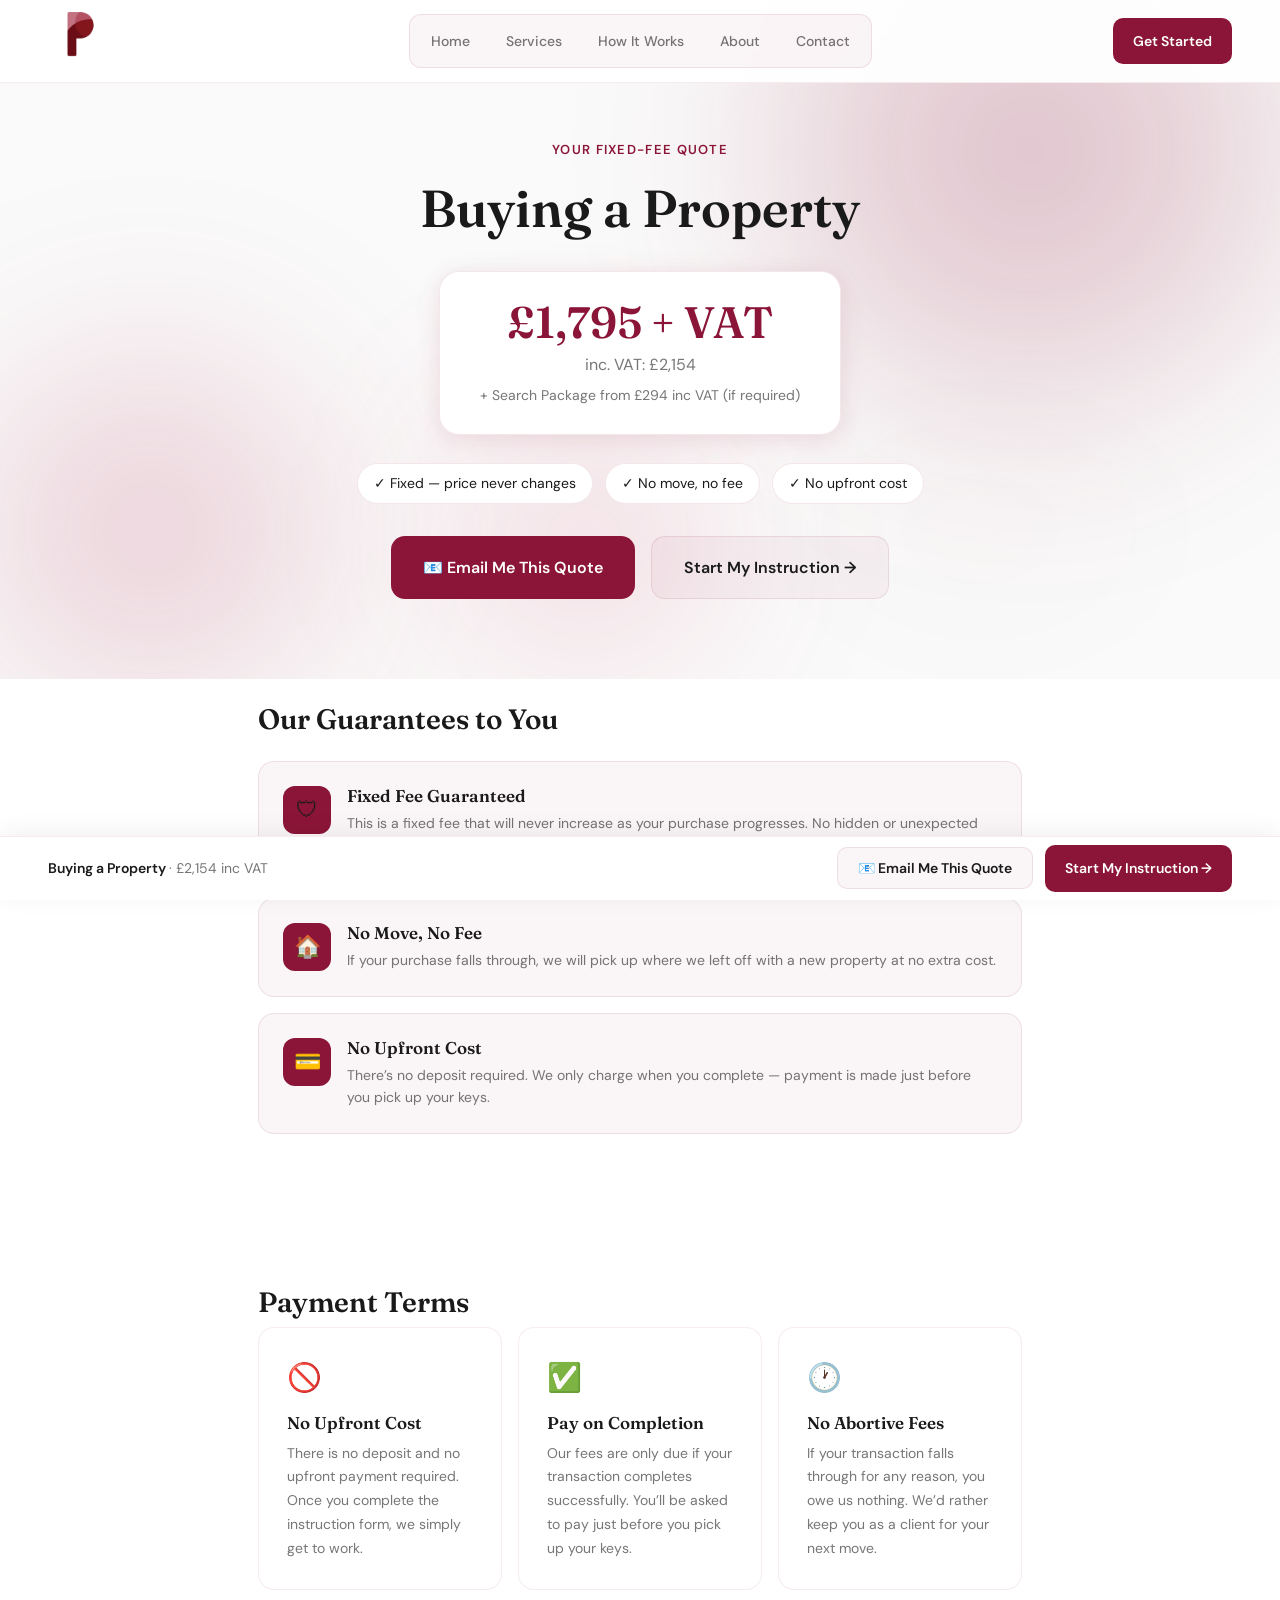
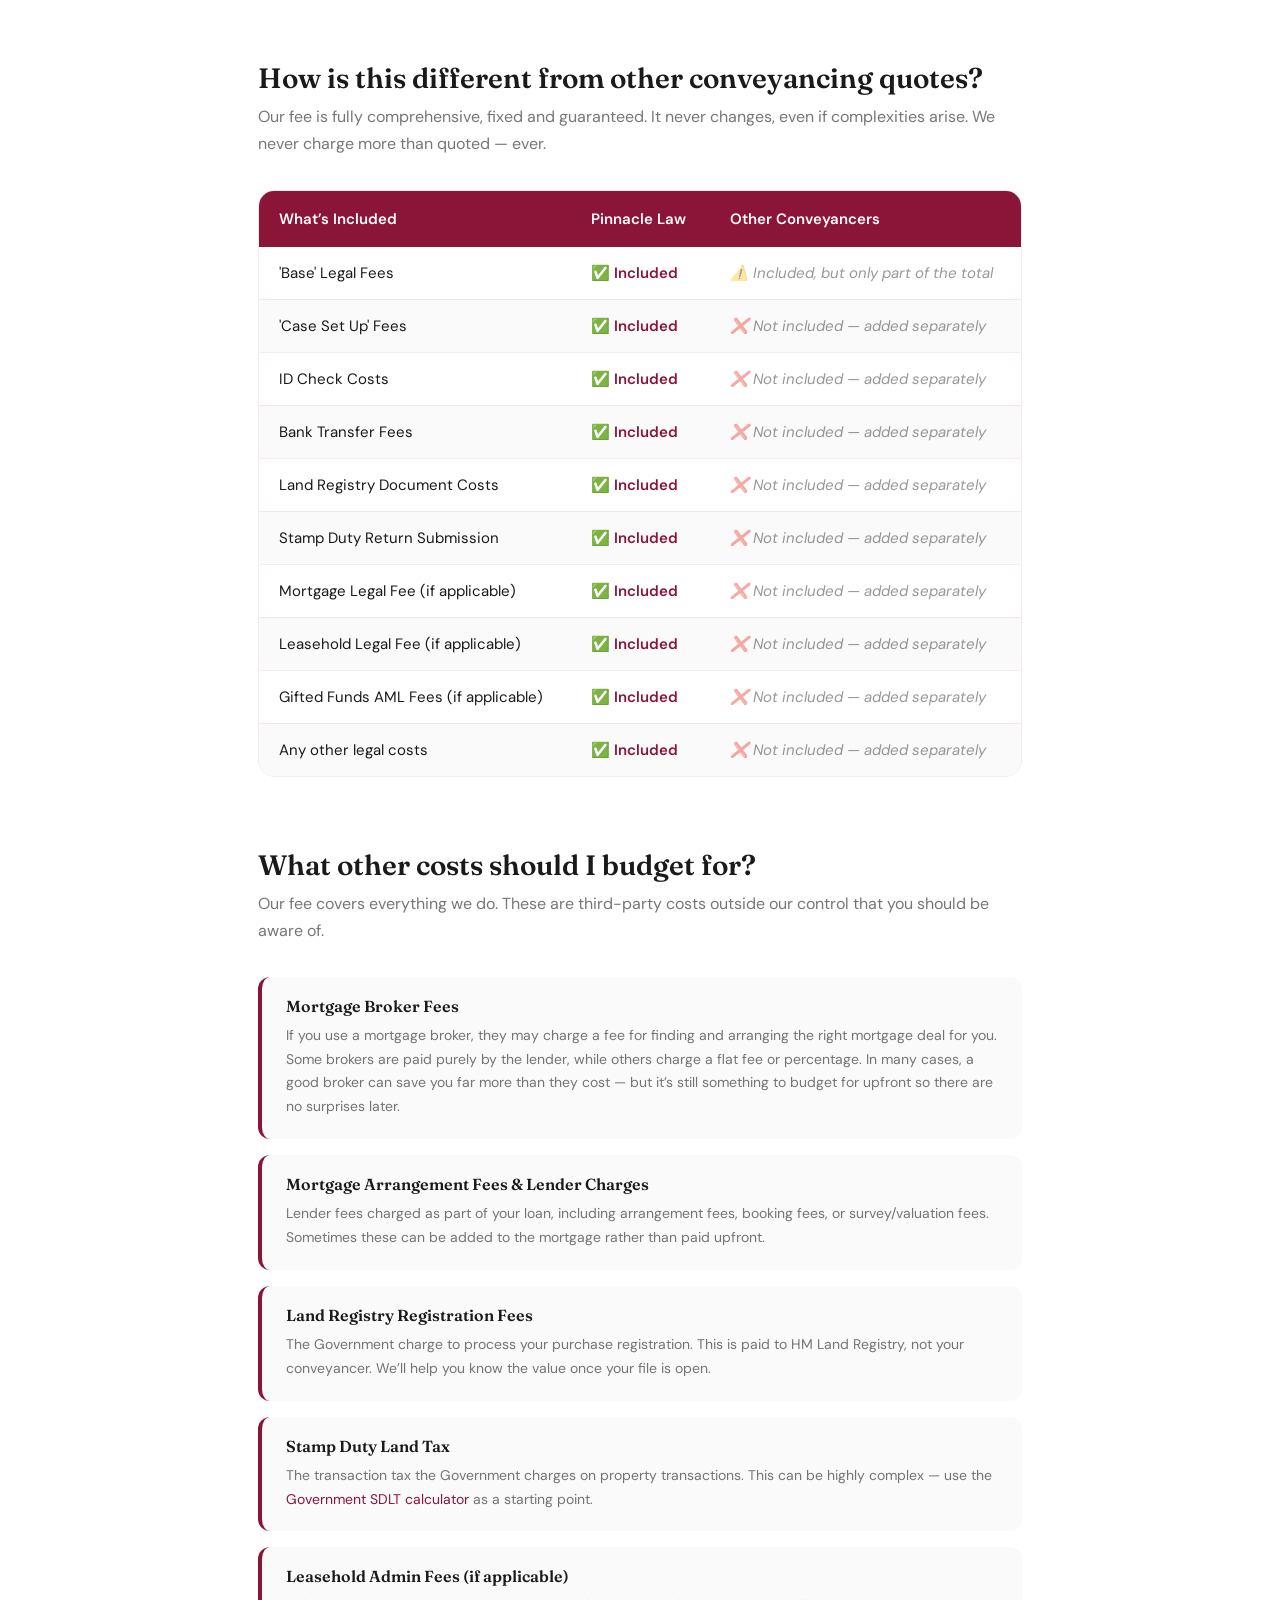
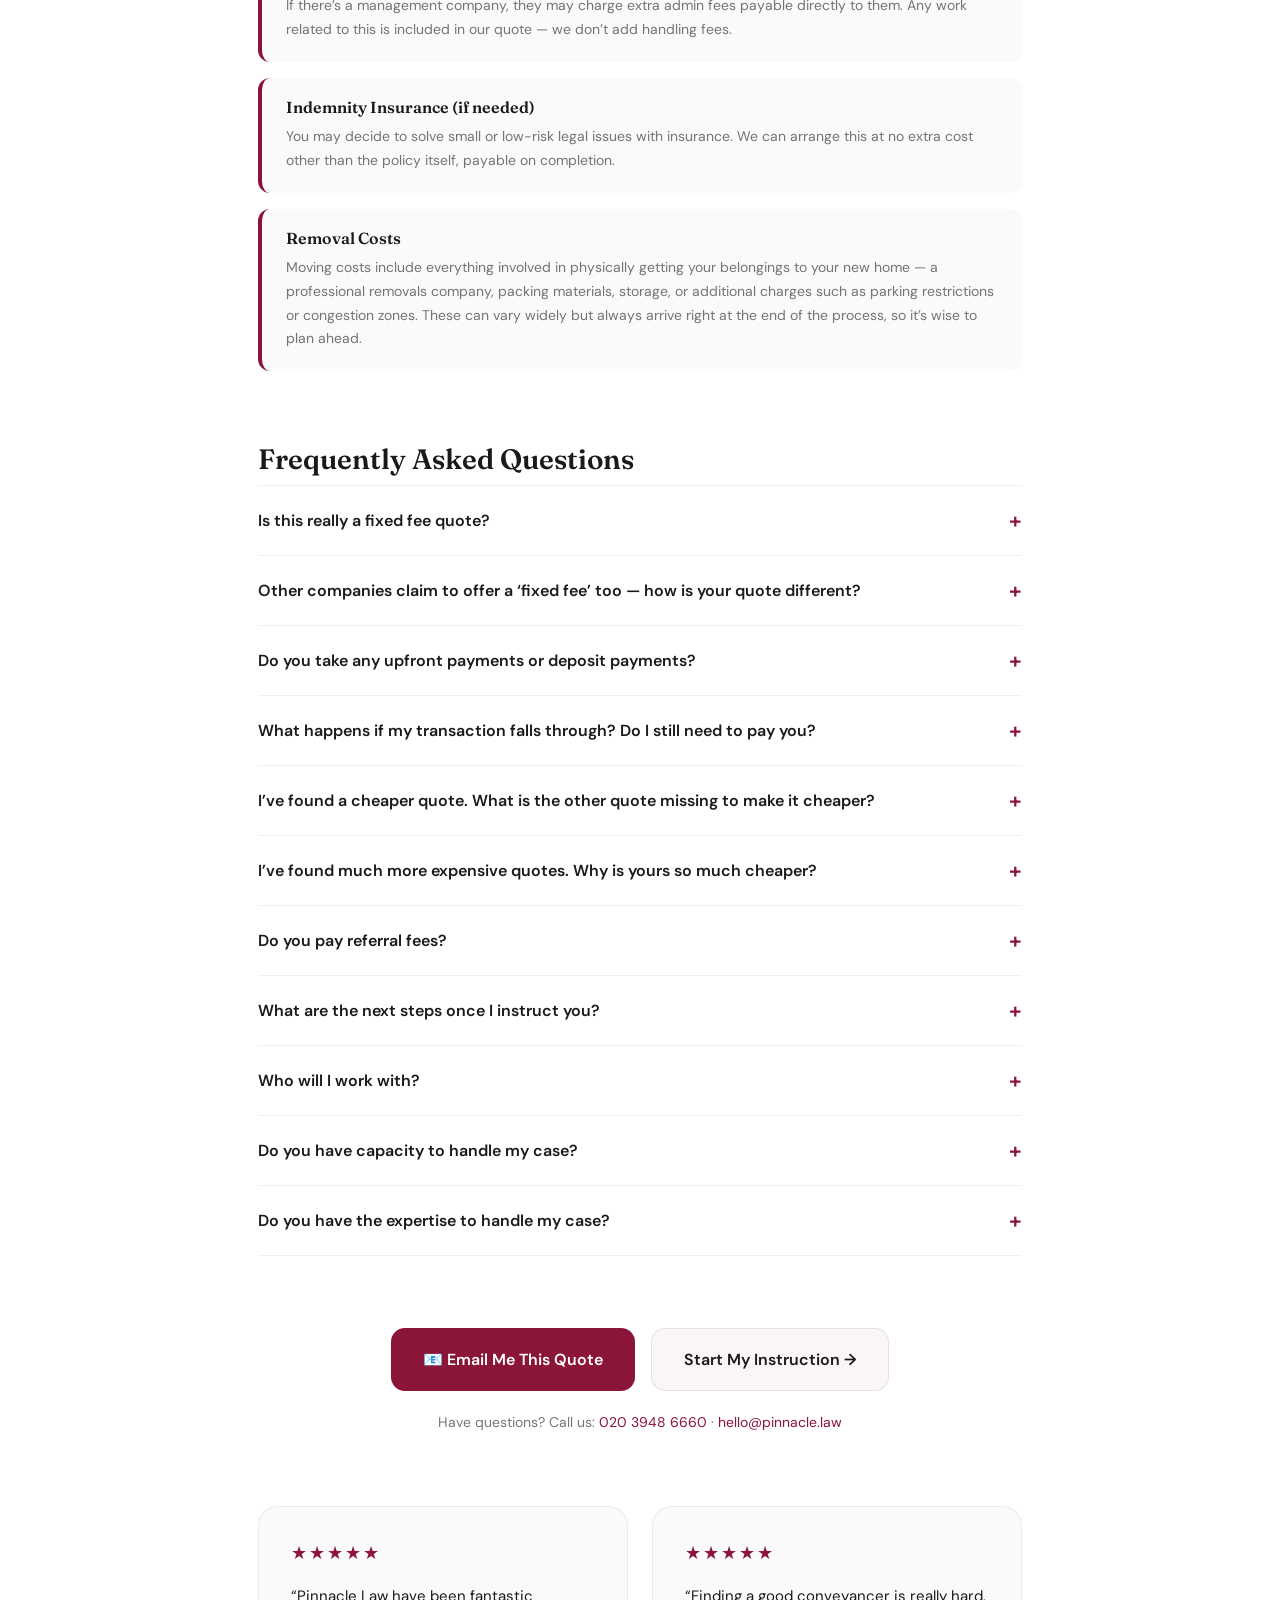
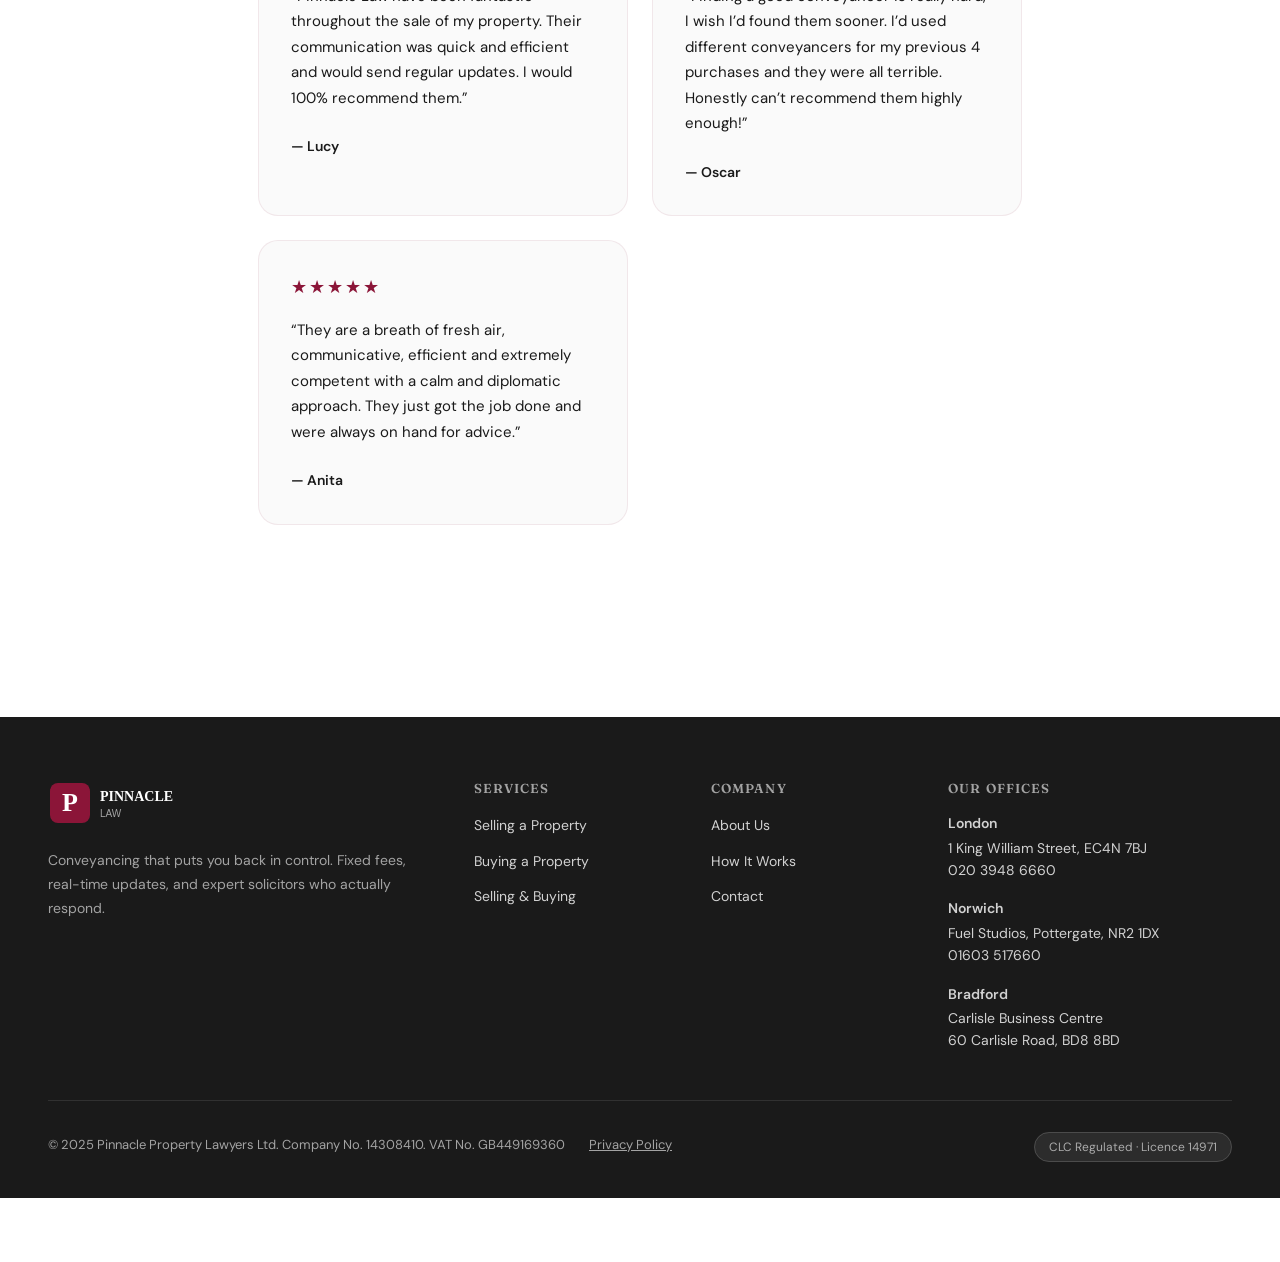
<file: quote-result.html>
<!DOCTYPE html>
<html lang="en">
<head>
  <meta charset="UTF-8">
  <meta name="viewport" content="width=device-width, initial-scale=1.0">
  <title>Your Quote | Pinnacle Law</title>
  <link href="https://fonts.googleapis.com/css2?family=DM+Sans:wght@400;500;600;700&family=Fraunces:opsz,wght@9..144,400;9..144,500;9..144,600;9..144,700&display=swap" rel="stylesheet">
  <link rel="stylesheet" href="theme/variables.css">
  <style>
    * { box-sizing: border-box; margin: 0; padding: 0; }
    body { font-family: var(--font-body); background: var(--bg); color: var(--text); line-height: 1.6; padding-bottom: 64px; }
    h1, h2, h3, h4 { font-family: var(--font-heading); font-weight: 600; line-height: 1.2; }
    a { color: inherit; text-decoration: none; }

    /* NAV */
    nav { position: fixed; top: 0; left: 0; right: 0; z-index: 100; padding: 12px 48px; display: grid; grid-template-columns: 1fr auto 1fr; align-items: center; background: var(--nav-bg-solid); backdrop-filter: blur(20px); border-bottom: 1px solid var(--border); }
    .logo { justify-self: start; }
    .logo img { height: var(--logo-height); width: auto; }
    .nav-center { justify-self: center; display: flex; gap: 4px; background: var(--accent-bg); padding: 5px; border-radius: 12px; border: 1px solid var(--accent-border); }
    .nav-center > a, .nav-dropdown > a { color: var(--text-light); font-size: 14px; font-weight: 500; padding: 10px 16px; border-radius: 8px; transition: all 0.2s ease; display: block; }
    .nav-center > a:hover, .nav-center > a.active, .nav-dropdown:hover > a { color: var(--text); background: var(--accent-hover-subtle); }
    .nav-dropdown { position: relative; }
    .nav-dropdown-content { position: absolute; top: calc(100% + 8px); left: 50%; transform: translateX(-50%); background: white; border: 1px solid var(--border); border-radius: 12px; padding: 8px; min-width: 260px; box-shadow: 0 10px 40px var(--accent-shadow-sm); opacity: 0; visibility: hidden; transition: all 0.2s ease; }
    .nav-dropdown:hover .nav-dropdown-content { opacity: 1; visibility: visible; }
    .nav-dropdown-content a { display: block; padding: 12px 16px; border-radius: 8px; font-size: 14px; }
    .nav-dropdown-content a:hover { background: var(--accent-bg); color: var(--accent); }
    .nav-right { justify-self: end; display: flex; align-items: center; gap: 12px; }
    .btn { display: inline-flex; align-items: center; font-weight: 600; border: none; cursor: pointer; transition: all 0.3s ease; font-size: 14px; text-decoration: none; font-family: var(--font-body); }
    .btn-secondary { background: var(--accent-bg); color: var(--text); border: 1px solid var(--accent-border); padding: 11px 20px; border-radius: 10px; }
    .btn-primary { background: var(--accent); color: white; padding: 12px 20px; border-radius: 10px; }
    .btn-primary:hover { background: var(--accent-light); transform: translateY(-2px); box-shadow: 0 10px 30px var(--accent-shadow-md); }
    .btn-large { padding: 18px 32px; font-size: 16px; border-radius: 14px; }
    .btn:disabled, .btn[disabled] { opacity: 0.4; cursor: not-allowed; pointer-events: none; }
    .mobile-menu-toggle { display: none; flex-direction: column; gap: 5px; padding: 10px; cursor: pointer; }
    .mobile-menu-toggle span { width: 24px; height: 2px; background: var(--text); }

    /* STICKY BAR */
    .sticky-bar { position: fixed; bottom: 0; left: 0; right: 0; z-index: 200; height: 64px; background: white; border-top: 1px solid var(--border); box-shadow: 0 -4px 24px rgba(0,0,0,0.06); padding: 0 48px; display: flex; justify-content: space-between; align-items: center; gap: 16px; }
    .sticky-bar-label { font-size: 14px; font-weight: 600; color: var(--text); }
    .sticky-bar-label span { color: var(--text-light); font-weight: 400; }
    .sticky-bar-actions { display: flex; gap: 12px; align-items: center; }
    #instruct-btn { animation: pulse-once 1.5s ease 0.5s forwards; }
    @keyframes pulse-once { 0% { box-shadow: 0 0 0 0 var(--accent-shadow-md); } 50% { box-shadow: 0 0 0 8px transparent; } 100% { box-shadow: none; } }

    /* AURORA */
    @keyframes auroraMove1 { 0%,100%{transform:translate(0%,0%) scale(1);opacity:0.18;}25%{transform:translate(8%,-8%) scale(1.1);opacity:0.25;}50%{transform:translate(-4%,4%) scale(1.05);opacity:0.2;}75%{transform:translate(4%,-4%) scale(1.08);opacity:0.22;} }
    @keyframes auroraMove2 { 0%,100%{transform:translate(0%,0%) scale(1);opacity:0.12;}33%{transform:translate(-12%,8%) scale(1.15);opacity:0.18;}66%{transform:translate(8%,-6%) scale(0.95);opacity:0.14;} }
    @keyframes auroraMove3 { 0%,100%{transform:translate(0%,0%) rotate(0deg) scale(1);opacity:0.1;}50%{transform:translate(6%,6%) rotate(180deg) scale(1.08);opacity:0.15;} }
    .aurora-bg { position:absolute;inset:0;overflow:hidden;pointer-events:none;z-index:0; }
    .aurora-layer { position:absolute;border-radius:50%;filter:blur(80px); }
    .aurora-1 { width:700px;height:700px;background:radial-gradient(circle,var(--aurora-accent-strong),var(--aurora-accent-mid) 50%,transparent 70%);top:-200px;right:-100px;animation:auroraMove1 18s ease-in-out infinite; }
    .aurora-2 { width:500px;height:500px;background:radial-gradient(circle,var(--aurora-accent-light-strong),var(--aurora-accent-light-mid) 50%,transparent 70%);bottom:-100px;left:-100px;animation:auroraMove2 22s ease-in-out infinite; }
    .aurora-3 { width:400px;height:400px;background:radial-gradient(circle,var(--aurora-accent-lighter-strong),var(--aurora-accent-lighter-mid) 50%,transparent 70%);top:50%;left:30%;animation:auroraMove3 26s ease-in-out infinite; }
    .aurora-4 { width:600px;height:300px;background:radial-gradient(ellipse,rgba(139,21,56,0.08),transparent 60%);bottom:0;right:0;opacity:0.4; }

    /* FADE ANIMATIONS */
    @keyframes fadeUp { from { opacity:0; transform:translateY(20px); } to { opacity:1; transform:translateY(0); } }
    .fade-up { animation: fadeUp 0.6s ease both; }
    .fade-up-1 { animation: fadeUp 0.6s ease 0.1s both; }
    .fade-up-2 { animation: fadeUp 0.6s ease 0.2s both; }
    .fade-up-3 { animation: fadeUp 0.6s ease 0.3s both; }
    .fade-up-4 { animation: fadeUp 0.6s ease 0.4s both; }

    /* QUOTE HERO */
    .quote-hero { position: relative; padding: 140px 48px 80px; text-align: center; overflow: hidden; background: var(--bg-off); }
    .hero-inner { position: relative; z-index: 1; max-width: 720px; margin: 0 auto; }
    .quote-label { font-size: 13px; font-weight: 600; letter-spacing: 0.1em; text-transform: uppercase; color: var(--accent); margin-bottom: 16px; }
    .quote-hero h1 { font-size: 52px; margin-bottom: 32px; }
    .fee-card { background: white; border: 1px solid var(--accent-border); border-radius: 20px; padding: 28px 40px; display: inline-block; margin-bottom: 28px; box-shadow: 0 4px 24px var(--accent-shadow-sm); }
    .fee-main { font-family: var(--font-heading); font-size: 44px; font-weight: 600; color: var(--accent); line-height: 1; }
    .fee-vat { font-size: 16px; color: var(--text-light); margin-top: 8px; }
    .fee-search { font-size: 14px; color: var(--text-light); margin-top: 6px; }
    .guarantee-pills { display: flex; gap: 12px; justify-content: center; flex-wrap: wrap; margin-bottom: 32px; }
    .pill { padding: 8px 16px; background: white; border: 1px solid var(--accent-border); border-radius: 100px; font-size: 14px; color: var(--text); }
    .inline-cta-block { display: flex; gap: 16px; justify-content: center; flex-wrap: wrap; }

    /* CONTENT WRAP */
    .content-wrap { max-width: 860px; margin: 0 auto; padding: 80px 48px 120px; }
    .section-block { margin-bottom: 72px; }
    .section-block h2 { font-family: var(--font-heading); font-size: 28px; margin-bottom: 8px; }
    .guarantees-list { display: grid; gap: 16px; margin-top: 24px; }
    .guarantee-item { display: flex; gap: 16px; padding: 24px; background: var(--accent-bg); border-radius: 16px; border: 1px solid var(--accent-border); align-items: flex-start; }
    .g-icon { font-size: 22px; width: 48px; height: 48px; background: var(--accent); border-radius: 12px; display: flex; align-items: center; justify-content: center; flex-shrink: 0; }
    .guarantee-item h4 { font-size: 17px; margin-bottom: 6px; color: var(--text); }
    .guarantee-item p { font-size: 14px; color: var(--text-light); margin: 0; line-height: 1.6; }
    .section-intro { font-size: 16px; color: var(--text-light); margin-bottom: 32px; line-height: 1.7; }
    .costs-list { display: grid; gap: 16px; margin-top: 24px; }
    .cost-item { padding: 20px 24px; background: var(--bg-off); border-radius: 12px; border-left: 4px solid var(--accent); }
    .cost-item h4 { font-size: 16px; margin-bottom: 8px; color: var(--text); }
    .cost-item p { font-size: 14px; color: var(--text-light); margin: 0; line-height: 1.7; }
    .cost-item a { color: var(--accent); }

    /* PAYMENT CARDS */
    .payment-cards { display: grid; grid-template-columns: repeat(3, 1fr); gap: 16px; }
    .payment-card { background: white; border: 1px solid var(--border); border-radius: 16px; padding: 28px; }
    .payment-icon { font-size: 28px; margin-bottom: 12px; }
    .payment-card h4 { font-size: 17px; margin-bottom: 8px; color: var(--text); }
    .payment-card p { font-size: 14px; color: var(--text-light); line-height: 1.7; margin: 0; }

    /* COMPARISON TABLE */
    .table-wrap { overflow-x: auto; border-radius: 16px; border: 1px solid var(--border); }
    .comparison-table { width: 100%; border-collapse: collapse; font-size: 15px; }
    .comparison-table thead tr { background: var(--accent); }
    .comparison-table thead th { color: white; font-weight: 600; padding: 16px 20px; text-align: left; }
    .comparison-table tbody tr:nth-child(even) { background: var(--bg-off); }
    .comparison-table tbody tr:nth-child(odd) { background: var(--bg); }
    .comparison-table td { padding: 14px 20px; border-bottom: 1px solid var(--border); }
    .comparison-table tbody tr:last-child td { border-bottom: none; }
    .td-pinnacle { color: var(--accent); font-weight: 600; }
    .td-others { color: var(--text-lighter); font-style: italic; }

    /* ACCORDION */
    .accordion-list { margin-top: 8px; }
    .accordion-item { border-bottom: 1px solid var(--border); }
    .accordion-item:first-child { border-top: 1px solid var(--border); }
    .accordion-btn { width: 100%; display: flex; justify-content: space-between; align-items: center; padding: 20px 0; background: none; border: none; cursor: pointer; font-family: var(--font-body); font-size: 16px; font-weight: 600; color: var(--text); text-align: left; gap: 16px; }
    .accordion-btn:hover { color: var(--accent); }
    .acc-icon { font-size: 22px; color: var(--accent); flex-shrink: 0; transition: transform 0.2s ease; }
    .accordion-item.open .acc-icon { transform: rotate(45deg); }
    .accordion-body { overflow: hidden; max-height: 0; transition: max-height 0.3s ease; }
    .accordion-body:not([hidden]) { max-height: 1000px; }
    .accordion-body-inner { padding-bottom: 20px; font-size: 15px; color: var(--text-light); line-height: 1.7; }
    .accordion-body-inner a { color: var(--accent); text-decoration: underline; }

    /* TESTIMONIALS */
    .testimonials-grid { display: grid; grid-template-columns: repeat(3, 1fr); gap: 24px; }
    .testimonial-card { background: var(--bg-off); border: 1px solid var(--border); border-radius: 20px; padding: 32px; }
    .testimonial-stars { color: var(--accent); font-size: 18px; margin-bottom: 16px; letter-spacing: 2px; }
    .testimonial-text { font-size: 15px; color: var(--text); line-height: 1.7; margin-bottom: 24px; }
    .testimonial-author { font-weight: 600; font-size: 14px; }

    /* CONTACT NUDGE */
    .contact-nudge { margin-top: 20px; text-align: center; font-size: 14px; color: var(--text-light); }
    .contact-nudge a { color: var(--accent); }

    /* EMAIL MODAL */
    .modal-overlay { position: fixed; inset: 0; background: rgba(0,0,0,0.5); z-index: 300; display: flex; align-items: flex-start; justify-content: center; overflow-y: auto; padding: 60px 16px 32px; animation: fadeIn 0.2s ease; }
    @keyframes fadeIn { from { opacity: 0; } to { opacity: 1; } }
    .modal-card { background: white; border-radius: 20px; padding: 32px 28px; max-width: 500px; width: 100%; position: relative; animation: scaleIn 0.2s ease; }
    @keyframes scaleIn { from { transform: scale(0.95); opacity: 0; } to { transform: scale(1); opacity: 1; } }
    .modal-close { position: absolute; top: 16px; right: 20px; background: none; border: none; font-size: 28px; cursor: pointer; color: var(--text-light); line-height: 1; }
    .modal-close:hover { color: var(--text); }
    #modal-title { font-family: var(--font-heading); font-size: 20px; margin-bottom: 6px; }
    .modal-subtitle { font-size: 14px; color: var(--text-light); margin-bottom: 16px; }

    /* FOOTER */
    footer { background: var(--text); color: white; padding: 64px 48px 40px; }
    .footer-inner { max-width: 1200px; margin: 0 auto; }
    .footer-top { display: grid; grid-template-columns: 2fr 1fr 1fr 1.5fr; gap: 48px; margin-bottom: 48px; }
    .footer-brand p { font-size: 14px; color: var(--white-60); margin-top: 16px; line-height: 1.7; }
    .footer-col h4 { font-size: 13px; font-weight: 600; letter-spacing: 0.08em; text-transform: uppercase; color: var(--white-60); margin-bottom: 16px; }
    .footer-col ul { list-style: none; }
    .footer-col ul li { margin-bottom: 10px; }
    .footer-col ul li a { font-size: 14px; color: white; opacity: 0.8; transition: opacity 0.2s; }
    .footer-col ul li a:hover { opacity: 1; }
    .footer-offices { font-size: 14px; color: white; opacity: 0.8; line-height: 1.6; }
    .footer-offices strong { display: block; margin-top: 16px; margin-bottom: 2px; font-weight: 600; }
    .footer-offices strong:first-child { margin-top: 0; }
    .footer-bottom { border-top: 1px solid rgba(255,255,255,0.1); padding-top: 32px; display: flex; justify-content: space-between; align-items: center; flex-wrap: wrap; gap: 16px; }
    .footer-legal { font-size: 13px; color: var(--white-60); display: flex; gap: 24px; flex-wrap: wrap; }
    .footer-legal a { color: var(--white-60); text-decoration: underline; }
    .footer-legal a:hover { color: white; }
    .footer-badge { background: rgba(255,255,255,0.08); border: 1px solid rgba(255,255,255,0.15); padding: 6px 14px; border-radius: 20px; font-size: 12px; color: var(--white-60); }

    /* RESPONSIVE */
    @media (max-width: 768px) {
      nav { padding: 12px 20px; display: flex; justify-content: space-between; }
      .nav-center, .nav-right { display: none; }
      .mobile-menu-toggle { display: flex; }
      body { padding-bottom: 180px; } /* taller sticky bar when stacked */
      .quote-hero { padding: 100px 20px 48px; }
      .quote-hero h1 { font-size: 32px; }
      .fee-card { padding: 20px 24px; max-width: 100%; width: 100%; box-sizing: border-box; }
      .fee-main { font-size: 30px; }
      .fee-vat { font-size: 14px; }
      .guarantee-pills { flex-direction: column; align-items: stretch; }
      .pill { text-align: center; }
      .inline-cta-block { flex-direction: column; align-items: stretch; }
      .inline-cta-block .btn { justify-content: center; text-align: center; }
      .content-wrap { padding: 40px 20px 200px; }
      .payment-cards { grid-template-columns: 1fr; }
      .table-wrap { overflow-x: auto; -webkit-overflow-scrolling: touch; }
      .comparison-table { min-width: 520px; }
      .testimonials-grid { grid-template-columns: 1fr; }
      .section-block h2 { font-size: 24px; }
      .sticky-bar { height: auto; padding: 12px 20px; flex-direction: column; align-items: stretch; gap: 8px; }
      .sticky-bar-label { text-align: center; font-size: 13px; }
      .sticky-bar-actions { width: 100%; flex-direction: column; gap: 8px; }
      .sticky-bar-actions .btn { width: 100%; justify-content: center; padding: 14px; }
      /* Modal — bottom sheet on mobile */
      .modal-overlay { align-items: flex-end; padding: 0; overflow-y: visible; }
      .modal-card { border-radius: 20px 20px 0 0; max-width: 100%; width: 100%; padding: 28px 20px 40px; animation: slideUp 0.25s ease; max-height: 80vh; overflow-y: auto; -webkit-overflow-scrolling: touch; }
      @keyframes slideUp { from { transform: translateY(100%); } to { transform: translateY(0); } }
      footer { padding: 48px 20px 32px; }
      .footer-top { grid-template-columns: 1fr; gap: 28px; }
    }
    @media (max-width: 900px) and (min-width: 769px) {
      .payment-cards { grid-template-columns: 1fr 1fr; }
      .testimonials-grid { grid-template-columns: 1fr 1fr; }
      .content-wrap { padding: 64px 32px 100px; }
    }
      .testimonials-grid { grid-template-columns: 1fr 1fr; }
    }
  </style>
  <link rel="stylesheet" href="https://static.intouch.cloud/forms/forms.css">
</head>
<body>

  <nav>
    <a href="index.html" class="logo">
      <img src="assets/Pinnacle logo.png" alt="Pinnacle Law" onerror="this.outerHTML='<svg viewBox=&quot;0 0 180 50&quot; style=&quot;height:50px&quot;><rect x=&quot;2&quot; y=&quot;5&quot; width=&quot;40&quot; height=&quot;40&quot; rx=&quot;8&quot; fill=&quot;%238B1538&quot;/><text x=&quot;22&quot; y=&quot;33&quot; font-family=&quot;Georgia&quot; font-size=&quot;26&quot; font-weight=&quot;600&quot; fill=&quot;white&quot; text-anchor=&quot;middle&quot;>P</text><text x=&quot;55&quot; y=&quot;24&quot; font-family=&quot;Georgia&quot; font-size=&quot;16&quot; font-weight=&quot;600&quot; fill=&quot;%238B1538&quot;>PINNACLE</text><text x=&quot;55&quot; y=&quot;40&quot; font-family=&quot;sans-serif&quot; font-size=&quot;11&quot; fill=&quot;%23666&quot;>LAW</text></svg>'">
    </a>
    <div class="nav-center">
      <a href="index.html">Home</a>
      <div class="nav-dropdown">
        <a href="services.html">Services</a>
        <div class="nav-dropdown-content">
          <a href="quote-result.html?type=buying">Buying a Property</a>
          <a href="quote-result.html?type=selling">Selling a Property</a>
          <a href="quote-result.html?type=both">Selling &amp; Buying a Property</a>
        </div>
      </div>
      <a href="process.html">How It Works</a>
      <a href="about.html">About</a>
      <a href="contact.html">Contact</a>
    </div>
    <div class="nav-right">
      <a href="services.html" class="btn btn-primary">Get Started</a>
    </div>
    <div class="mobile-menu-toggle"><span></span><span></span><span></span></div>
  </nav>

  <!-- STICKY BAR -->
  <div class="sticky-bar" id="sticky-bar">
    <div class="sticky-bar-label" id="sticky-label"></div>
    <div class="sticky-bar-actions">
      <button class="btn btn-secondary" id="email-btn" onclick="openEmailModal()">&#128231; Email Me This Quote</button>
      <a class="btn btn-primary" id="instruct-btn" href="">Start My Instruction &rarr;</a>
    </div>
  </div>

  <!-- QUOTE HERO -->
  <section class="quote-hero">
    <div class="aurora-bg">
      <div class="aurora-layer aurora-1"></div>
      <div class="aurora-layer aurora-2"></div>
      <div class="aurora-layer aurora-3"></div>
      <div class="aurora-layer aurora-4"></div>
    </div>
    <div class="hero-inner">
      <div class="quote-label fade-up" id="quote-label">Your Fixed-Fee Quote</div>
      <h1 class="fade-up-1" id="quote-heading"></h1>
      <div class="fee-card fade-up-2">
        <div class="fee-main" id="fee-main"></div>
        <div class="fee-vat" id="fee-vat"></div>
        <div class="fee-search" id="fee-search" style="display:none">+ Search Package from &pound;294 inc VAT (if required)</div>
      </div>
      <div class="guarantee-pills fade-up-3">
        <span class="pill">&#10003; Fixed &mdash; price never changes</span>
        <span class="pill">&#10003; No move, no fee</span>
        <span class="pill">&#10003; No upfront cost</span>
      </div>
      <div class="inline-cta-block fade-up-4">
        <button class="btn btn-primary btn-large" onclick="openEmailModal()">&#128231; Email Me This Quote</button>
        <a class="btn btn-secondary btn-large" id="hero-instruct-btn" href="">Start My Instruction &rarr;</a>
      </div>
    </div>
  </section>

  <!-- CONTENT WRAP -->
  <section style="max-width:860px;margin:0 auto;padding:24px 48px 0">
    <div class="section-block">
      <h2>Our Guarantees to You</h2>
      <div class="guarantees-list" id="guarantees-list"></div>
    </div>
  </section>

  <div class="content-wrap">

    <!-- Payment Terms -->
    <section class="section-block">
      <h2>Payment Terms</h2>
      <div class="payment-cards">
        <div class="payment-card">
          <div class="payment-icon">&#128683;</div>
          <h4>No Upfront Cost</h4>
          <p>There is no deposit and no upfront payment required. Once you complete the instruction form, we simply get to work.</p>
        </div>
        <div class="payment-card">
          <div class="payment-icon">&#9989;</div>
          <h4>Pay on Completion</h4>
          <p>Our fees are only due if your transaction completes successfully. You&rsquo;ll be asked to pay just before you pick up your keys.</p>
        </div>
        <div class="payment-card">
          <div class="payment-icon">&#128336;</div>
          <h4>No Abortive Fees</h4>
          <p>If your transaction falls through for any reason, you owe us nothing. We&rsquo;d rather keep you as a client for your next move.</p>
        </div>
      </div>
    </section>

    <!-- Comparison Table -->
    <section class="section-block">
      <h2>How is this different from other conveyancing quotes?</h2>
      <p class="section-intro">Our fee is fully comprehensive, fixed and guaranteed. It never changes, even if complexities arise. We never charge more than quoted &mdash; ever.</p>
      <div class="table-wrap">
        <table class="comparison-table">
          <thead>
            <tr>
              <th>What&rsquo;s Included</th>
              <th>Pinnacle Law</th>
              <th>Other Conveyancers</th>
            </tr>
          </thead>
          <tbody id="comparison-tbody"></tbody>
        </table>
      </div>
    </section>

    <!-- Other Costs -->
    <section class="section-block">
      <h2>What other costs should I budget for?</h2>
      <p class="section-intro">Our fee covers everything we do. These are third-party costs outside our control that you should be aware of.</p>
      <div class="accordion-list" id="other-costs-list"></div>
    </section>

    <!-- FAQ -->
    <section class="section-block">
      <h2>Frequently Asked Questions</h2>
      <div id="faq-accordion-container"></div>
    </section>

    <!-- Second CTA Block -->
    <section class="section-block">
      <div class="inline-cta-block">
        <button class="btn btn-primary btn-large" onclick="openEmailModal()">&#128231; Email Me This Quote</button>
        <a class="btn btn-secondary btn-large" id="bottom-instruct-btn" href="">Start My Instruction &rarr;</a>
      </div>
      <p class="contact-nudge">Have questions? Call us: <a href="tel:02039486660">020 3948 6660</a> &middot; <a href="mailto:hello@pinnacle.law">hello@pinnacle.law</a></p>
    </section>

    <!-- Testimonials -->
    <section class="section-block">
      <div class="testimonials-grid">
        <div class="testimonial-card">
          <div class="testimonial-stars">&#9733;&#9733;&#9733;&#9733;&#9733;</div>
          <p class="testimonial-text">&ldquo;Pinnacle Law have been fantastic throughout the sale of my property. Their communication was quick and efficient and would send regular updates. I would 100% recommend them.&rdquo;</p>
          <div class="testimonial-author">&mdash; Lucy</div>
        </div>
        <div class="testimonial-card">
          <div class="testimonial-stars">&#9733;&#9733;&#9733;&#9733;&#9733;</div>
          <p class="testimonial-text">&ldquo;Finding a good conveyancer is really hard, I wish I&rsquo;d found them sooner. I&rsquo;d used different conveyancers for my previous 4 purchases and they were all terrible. Honestly can&rsquo;t recommend them highly enough!&rdquo;</p>
          <div class="testimonial-author">&mdash; Oscar</div>
        </div>
        <div class="testimonial-card">
          <div class="testimonial-stars">&#9733;&#9733;&#9733;&#9733;&#9733;</div>
          <p class="testimonial-text">&ldquo;They are a breath of fresh air, communicative, efficient and extremely competent with a calm and diplomatic approach. They just got the job done and were always on hand for advice.&rdquo;</p>
          <div class="testimonial-author">&mdash; Anita</div>
        </div>
      </div>
    </section>

  </div><!-- end content-wrap -->

  <!-- EMAIL MODAL -->
  <div class="modal-overlay" id="modal-overlay" role="dialog" aria-modal="true" aria-labelledby="modal-title" style="display:none">
    <div class="modal-card" id="modal-card">
      <button class="modal-close" onclick="closeEmailModal()" aria-label="Close">&times;</button>
      <h2 id="modal-title">Get this quote by email</h2>
      <p class="modal-subtitle">Enter your details and we&rsquo;ll send you a copy of this quote to keep.</p>
      <div id="intouch-modal-form"></div>
    </div>
  </div>

  <!-- FOOTER -->
  <footer>
    <div class="footer-inner">
      <div class="footer-top">
        <div class="footer-brand">
          <svg viewBox="0 0 160 45" style="height: 45px;"><rect x="2" y="2" width="40" height="40" rx="8" style="fill: var(--accent)"/><text x="22" y="30" font-family="Georgia" font-size="26" font-weight="600" fill="white" text-anchor="middle">P</text><text x="52" y="20" font-family="Georgia" font-size="14" font-weight="600" fill="white">PINNACLE</text><text x="52" y="36" font-family="sans-serif" font-size="10" fill="var(--white-60)">LAW</text></svg>
          <p>Conveyancing that puts you back in control. Fixed fees, real-time updates, and expert solicitors who actually respond.</p>
        </div>
        <div class="footer-col"><h4>Services</h4><ul><li><a href="quote-result.html?type=selling">Selling a Property</a></li><li><a href="quote-result.html?type=buying">Buying a Property</a></li><li><a href="quote-result.html?type=both">Selling &amp; Buying</a></li></ul></div>
        <div class="footer-col"><h4>Company</h4><ul><li><a href="about.html">About Us</a></li><li><a href="process.html">How It Works</a></li><li><a href="contact.html">Contact</a></li></ul></div>
        <div class="footer-col"><h4>Our Offices</h4><div class="footer-offices"><strong>London</strong>1 King William Street, EC4N 7BJ<br>020 3948 6660<strong>Norwich</strong>Fuel Studios, Pottergate, NR2 1DX<br>01603 517660<strong>Bradford</strong>Carlisle Business Centre<br>60 Carlisle Road, BD8 8BD</div></div>
      </div>
      <div class="footer-bottom">
        <div class="footer-legal">&copy; 2025 Pinnacle Property Lawyers Ltd. Company No. 14308410. VAT No. GB449169360 <a href="privacy.html">Privacy Policy</a></div>
        <div class="footer-badges"><span class="footer-badge">CLC Regulated &middot; Licence 14971</span></div>
      </div>
    </div>
  </footer>

  <script>
    /* ---- DATA CONFIG ---- */
    const QUOTE_CONFIG = {
      buying: {
        label: 'Buying a Property',
        feeExVat: '\u00a31,795', feeIncVat: '\u00a32,154',
        saleFeeExVat: null, saleFeeIncVat: null,
        purchaseFeeExVat: null, purchaseFeeIncVat: null,
        showSearchPackage: true, showStampDuty: true, showGiftedFunds: true,
        intouchQuoteGuid: '6093ac2d-3f4b-4f0c-8cb4-931755487955',
        guarantees: [
          { icon: '&#128737;', title: 'Fixed Fee Guaranteed', body: 'This is a fixed fee that will never increase as your purchase progresses. No hidden or unexpected admin charges added later.' },
          { icon: '&#127968;', title: 'No Move, No Fee', body: 'If your purchase falls through, we will pick up where we left off with a new property at no extra cost.' },
          { icon: '&#128179;', title: 'No Upfront Cost', body: 'There&rsquo;s no deposit required. We only charge when you complete &mdash; payment is made just before you pick up your keys.' }
        ],

        intouchInstructGuid: '22670c8b-c0bc-4b2e-af5e-b11ecfdd2ce4'
      },
      selling: {
        label: 'Selling a Property',
        feeExVat: '\u00a31,595', feeIncVat: '\u00a31,914',
        saleFeeExVat: null, saleFeeIncVat: null,
        purchaseFeeExVat: null, purchaseFeeIncVat: null,
        showSearchPackage: false, showStampDuty: false, showGiftedFunds: false,
        intouchQuoteGuid: '948bc661-71db-4b01-bd9d-0d56b552ffc5',
        guarantees: [
          { icon: '&#128737;', title: 'Fixed Fee Guaranteed', body: 'This is a fixed fee that will never increase as your sale progresses. No hidden or unexpected admin charges added later.' },
          { icon: '&#127968;', title: 'No Move, No Fee', body: 'If your sale falls through, we will pick up where we left off with a new buyer at no extra cost.' },
          { icon: '&#128179;', title: 'No Upfront Cost', body: 'There&rsquo;s no deposit required. We only charge for our services when your sale completes.' }
        ],

        intouchInstructGuid: '50a6928d-638c-4324-823c-741088daa8fc'
      },
      both: {
        label: 'Selling &amp; Buying',
        feeExVat: '\u00a33,390', feeIncVat: '\u00a34,068',
        saleFeeExVat: '\u00a31,595', saleFeeIncVat: '\u00a31,914',
        purchaseFeeExVat: '\u00a31,795', purchaseFeeIncVat: '\u00a32,154',
        showSearchPackage: true, showStampDuty: true, showGiftedFunds: true,
        intouchQuoteGuid: '88d63f94-d199-4464-aad4-04abb8e2d2ae',
        guarantees: [
          { icon: '&#128737;', title: 'Fixed Fee Guaranteed', body: 'This is a fixed fee that will never increase as your move progresses. No hidden or unexpected admin charges added later.' },
          { icon: '&#127968;', title: 'No Move, No Fee', body: 'If either of your transactions falls through, we will pick up where we left off at no extra cost.' },
          { icon: '&#128179;', title: 'No Upfront Cost', body: 'There&rsquo;s no deposit required. We only charge when you complete &mdash; payment is made just before you pick up your keys.' },
          { icon: '&#128279;', title: 'Chain Coordination', body: 'We manage both transactions in parallel, coordinating exchange and completion dates to ensure a smooth, synchronised move.' }
        ],

        intouchInstructSaleGuid: '99b10b5b-1cd6-4755-93fa-585b86644deb',
        intouchInstructPurchaseGuid: 'c313a1ae-9ffa-418b-bc43-4ceed7a23b70'
      }
    };

    /* ---- TABLE DATA ---- */
    const ALL_TABLE_ROWS = [
      ["'Base' Legal Fees", "\u2705 Included", "\u26a0\ufe0f Included, but only part of the total", true],
      ["'Case Set Up' Fees", "\u2705 Included", "\u274c Not included \u2014 added separately", true],
      ["ID Check Costs", "\u2705 Included", "\u274c Not included \u2014 added separately", true],
      ["Bank Transfer Fees", "\u2705 Included", "\u274c Not included \u2014 added separately", true],
      ["Land Registry Document Costs", "\u2705 Included", "\u274c Not included \u2014 added separately", true],
      ["Stamp Duty Return Submission", "\u2705 Included", "\u274c Not included \u2014 added separately", 'purchase_only'],
      ["Mortgage Legal Fee (if applicable)", "\u2705 Included", "\u274c Not included \u2014 added separately", true],
      ["Leasehold Legal Fee (if applicable)", "\u2705 Included", "\u274c Not included \u2014 added separately", true],
      ["Gifted Funds AML Fees (if applicable)", "\u2705 Included", "\u274c Not included \u2014 added separately", 'purchase_only'],
      ["Any other legal costs", "\u2705 Included", "\u274c Not included \u2014 added separately", true]
    ];

    /* ---- OTHER COSTS DATA ---- */
    const OTHER_COSTS = {
      buying_purchase: [
        { title: "Mortgage Broker Fees", body: "If you use a mortgage broker, they may charge a fee for finding and arranging the right mortgage deal for you. Some brokers are paid purely by the lender, while others charge a flat fee or percentage. In many cases, a good broker can save you far more than they cost &mdash; but it&rsquo;s still something to budget for upfront so there are no surprises later." },
        { title: "Mortgage Arrangement Fees &amp; Lender Charges", body: "Lender fees charged as part of your loan, including arrangement fees, booking fees, or survey/valuation fees. Sometimes these can be added to the mortgage rather than paid upfront." },
        { title: "Land Registry Registration Fees", body: "The Government charge to process your purchase registration. This is paid to HM Land Registry, not your conveyancer. We&rsquo;ll help you know the value once your file is open." },
        { title: "Stamp Duty Land Tax", body: "The transaction tax the Government charges on property transactions. This can be highly complex &mdash; use the <a href='https://www.tax.service.gov.uk/calculate-stamp-duty-land-tax' target='_blank' rel='noopener'>Government SDLT calculator</a> as a starting point." },
        { title: "Leasehold Admin Fees (if applicable)", body: "If there&rsquo;s a management company, they may charge extra admin fees payable directly to them. Any work related to this is included in our quote &mdash; we don&rsquo;t add handling fees." },
        { title: "Indemnity Insurance (if needed)", body: "You may decide to solve small or low-risk legal issues with insurance. We can arrange this at no extra cost other than the policy itself, payable on completion." },
        { title: "Removal Costs", body: "Moving costs include everything involved in physically getting your belongings to your new home &mdash; a professional removals company, packing materials, storage, or additional charges such as parking restrictions or congestion zones. These can vary widely but always arrive right at the end of the process, so it&rsquo;s wise to plan ahead." }
      ],
      selling_only: [
        { title: "Estate Agent Fees", body: "If you use an estate agent, you will have agreed a separate contract for their services. This is often charged as a percentage of the final sale price (plus VAT), although some agents charge a fixed fee. The exact amount and when it becomes payable will be set out in your estate agent&rsquo;s contract &mdash; it&rsquo;s important to read this carefully." },
        { title: "Mortgage Exit Fees or Early Repayment Charges (if applicable)", body: "These are charges your lender may apply if you repay your mortgage earlier than agreed. Early repayment charges usually apply during a fixed or tracker deal period and are often calculated as a percentage of the outstanding balance. You may also see a separate &lsquo;mortgage exit&rsquo; or &lsquo;deeds release&rsquo; fee when the account is closed. Check your mortgage terms carefully, as costs can vary depending on the lender and timing." },
        { title: "Leasehold Admin Fees (if applicable)", body: "If there is a management company, it is normal for them to charge some extra admin fees, payable directly to them. Some conveyancers add on extra handling fees to process this, but we don&rsquo;t &mdash; any work related to this is included in our quote." },
        { title: "Indemnity Insurance (if needed)", body: "You may decide to solve small or low-risk legal issues with indemnity insurance. Most firms charge a &lsquo;finding&rsquo; or &lsquo;setting&rsquo; fee for this, but we can arrange it for you at no extra cost other than the insurance policy itself, payable on completion." },
        { title: "Removal Costs", body: "Moving costs include everything involved in physically getting your belongings out of your property &mdash; a professional removals company, packing materials, storage, or additional charges such as parking restrictions or congestion zones. These always arrive right at the end of the process, so it&rsquo;s wise to plan ahead." }
      ]
    };

    /* ---- FAQ DATA ---- */
    const FAQS = [
      {
        q: "Is this really a fixed fee quote?",
        a: "Yes. Our fee is a fully comprehensive, fixed and guaranteed price for our service. It never changes, even if complexities in the work are identified at a later date, which increases the amount of work required. We never charge you any more than we have quoted you here, upfront."
      },
      {
        q: "Other companies claim to offer a &lsquo;fixed fee&rsquo; too &mdash; how is your quote different?",
        a: "A common pricing structure in conveyancing is to offer a basic &lsquo;base&rsquo; conveyancing legal fee, which is &lsquo;fixed&rsquo;, then increase the overall price with &lsquo;add-ons&rsquo; depending on what applies to the transaction. The quote can claim to be &lsquo;fixed&rsquo; but is increased far beyond the basic price with extra charges. For you as a client, it is important to know exactly what you are paying and whom you are paying it to. If your &lsquo;fixed legal fee&rsquo; is &pound;500 plus VAT, but you end up paying the law firm 3x or 4x that in total, is it really fair to call this price &lsquo;fixed&rsquo;?"
      },
      {
        q: "Do you take any upfront payments or deposit payments?",
        a: "No. There is no upfront cost to you, and no deposit is required. Once you have completed our instruction form, we will simply get to work. Payment of our fees is only made if your transaction is successful and legal completion is achieved. You will be asked to pay our invoice just before you pick up your keys."
      },
      {
        q: "What happens if my transaction falls through? Do I still need to pay you?",
        a: "No, we do not charge abortive costs. If your transaction is not successful for any reason &mdash; be that your decision or the decision of a third party &mdash; we do not charge you any abortive costs at all. If you do not complete this transaction, you will likely look to move again soon, and we would like to keep you as a client for your next transaction."
      },
      {
        q: "I&rsquo;ve found a cheaper quote. What is the other quote missing to make it cheaper?",
        a: "In short &mdash; it is probably not that much cheaper! Very cheap quotes often misrepresent the total costs by showing a cheap base fee but making it up with add-on charges either within the quote (with different names so it is unclear they are legal fees) or by adding charges hidden within the T&amp;Cs or not disclosed at all. There is a functional minimum that all conveyancers have to charge. Do you want to trust such an important transaction with a firm that cannot disclose true costs upfront, and is a few hundred pounds really worth the trade-off in lost time, stress, and lack of support?"
      },
      {
        q: "I&rsquo;ve found much more expensive quotes. Why is yours so much cheaper?",
        a: "A leading cause of higher conveyancing costs is referral fees or kickbacks to third parties that clients unknowingly subsidise. These referral fees can be many hundreds of pounds &mdash; up to half of the actual legal fee. If a business is giving away half its fee from day one, it must naturally charge much more to cover its costs. Pinnacle is an independent law firm and we never pass referral fees onto clients; we have a strict cap on the amount we pay for introduction and marketing costs."
      },
      {
        q: "Do you pay referral fees?",
        a: "We pay referral fees as part of our marketing budget and have stringent internal guidelines on what is considered reasonable. As an independent law firm, we have refused to work with many industry partners &mdash; such as estate agents and mortgage brokers &mdash; because they demand referral fees above our cap. Most importantly, we never pass referral costs back to clients, and our fees remain fixed, so you know you are always getting a fair deal."
      },
      {
        q: "What are the next steps once I instruct you?",
        a: "Once you have completed our instruction form and we have opened your file, we will send you our Welcome Pack which includes a list of tasks for us to work through together. We will also contact any third parties needed to move the process forward &mdash; such as the estate agent, your mortgage broker, and lender. Simply click &lsquo;Start My Instruction&rsquo; on this page to begin."
      },
      {
        q: "Who will I work with?",
        a: "Once we have more information about your case, we will pair you with a lawyer best suited to your particular circumstances. You will always have two dedicated, named persons to contact &mdash; at any point either one will be able to assist you, so you always have an immediate point of contact."
      },
      {
        q: "Do you have capacity to handle my case?",
        a: "We carefully monitor the volume of new clients we take on each month and have strict caps on how many clients we work with at one time. If we have reached our cap, we stop sending out quotes whilst we process existing work. If you are reading this, it means we are currently taking on new clients."
      },
      {
        q: "Do you have the expertise to handle my case?",
        a: "We are a specialist CLC-regulated law firm and conveyancing is all we do &mdash; we are absolute experts in this space. As a group, we have collectively processed tens of thousands of transactions and have over 120 years of combined experience. You will have dedicated lawyers on your matter, but you also benefit from the knowledge of the whole firm. It is not likely that your transaction has any elements we have not seen before."
      }
    ];

    /* ---- BUILDER FUNCTIONS ---- */
    function buildGuarantees(type) {
      var cfg = QUOTE_CONFIG[type];
      var list = document.getElementById('guarantees-list');
      list.innerHTML = '';
      if (!cfg || !cfg.guarantees) { return; }
      cfg.guarantees.forEach(function(g) {
        var el = document.createElement('div');
        el.className = 'guarantee-item';
        el.innerHTML = '<div class="g-icon">' + g.icon + '</div><div><h4>' + g.title + '</h4><p>' + g.body + '</p></div>';
        list.appendChild(el);
      });
    }

    function buildComparisonTable(type) {
      var tbody = document.getElementById('comparison-tbody');
      tbody.innerHTML = '';
      ALL_TABLE_ROWS.forEach(function(row) {
        var show = row[3] === true || (row[3] === 'purchase_only' && type !== 'selling');
        if (!show) return;
        var tr = document.createElement('tr');
        tr.innerHTML = '<td>' + row[0] + '</td><td class="td-pinnacle">' + row[1] + '</td><td class="td-others">' + row[2] + '</td>';
        tbody.appendChild(tr);
      });
    }

    function buildOtherCosts(type) {
      var list = document.getElementById('other-costs-list');
      list.innerHTML = '';
      list.className = 'costs-list';
      var items;
      if (type === 'selling') {
        items = OTHER_COSTS.selling_only;
      } else if (type === 'both') {
        var purchaseExtra = OTHER_COSTS.buying_purchase.filter(function(i) {
          return i.title !== 'Leasehold Admin Fees (if applicable)' && i.title !== 'Indemnity Insurance (if needed)' && i.title !== 'Removal Costs';
        });
        var shared = OTHER_COSTS.buying_purchase.filter(function(i) {
          return i.title === 'Leasehold Admin Fees (if applicable)' || i.title === 'Indemnity Insurance (if needed)' || i.title === 'Removal Costs';
        });
        var sellingExtra = [OTHER_COSTS.selling_only[0], OTHER_COSTS.selling_only[1]];
        items = sellingExtra.concat(purchaseExtra).concat(shared);
      } else {
        items = OTHER_COSTS.buying_purchase;
      }
      items.forEach(function(item) {
        var el = document.createElement('div');
        el.className = 'cost-item';
        el.innerHTML = '<h4>' + item.title + '</h4><p>' + item.body + '</p>';
        list.appendChild(el);
      });
    }


    function buildFAQ() {
      var list = document.createElement('div');
      list.className = 'accordion-list';
      FAQS.forEach(function(faq, idx) {
        var el = document.createElement('div');
        el.className = 'accordion-item';
        el.innerHTML = '<button class="accordion-btn" aria-expanded="false" aria-controls="acc-faq-' + idx + '"><span>' + faq.q + '</span><span class="acc-icon">+</span></button><div class="accordion-body" id="acc-faq-' + idx + '" hidden><div class="accordion-body-inner">' + faq.a + '</div></div>';
        list.appendChild(el);
      });
      document.getElementById('faq-accordion-container').appendChild(list);
    }

    function initAccordions() {
      document.querySelectorAll('.accordion-btn').forEach(function(btn) {
        btn.addEventListener('click', function() {
          var item = btn.parentElement;
          var body = document.getElementById(btn.getAttribute('aria-controls'));
          var isOpen = item.classList.contains('open');
          item.classList.toggle('open', !isOpen);
          btn.setAttribute('aria-expanded', !isOpen);
          if (isOpen) { body.setAttribute('hidden', ''); } else { body.removeAttribute('hidden'); }
        });
      });
    }

    /* ---- MODAL ---- */
    var currentType = 'buying';
    var modalFormInitialized = false;

    function openEmailModal() {
      document.body.style.overflow = 'hidden';
      document.getElementById('modal-overlay').style.display = 'flex';
      // Lazy-init InTouch form on first open
      if (!modalFormInitialized) {
        modalFormInitialized = true;
        intouchForm.init({
          guid: QUOTE_CONFIG[currentType].intouchQuoteGuid,
          container: document.getElementById('intouch-modal-form'),
          serverUrl: 'https://go.intouchapp.co.uk',
          country: 'UK'
        });
      }
    }

    function closeEmailModal() {
      document.getElementById('modal-overlay').style.display = 'none';
      document.body.style.overflow = '';
    }

    document.getElementById('modal-overlay').addEventListener('click', function(e) {
      if (e.target === this) closeEmailModal();
    });

    /* ---- PAGE INIT ---- */
    document.addEventListener('DOMContentLoaded', function() {
      var params = new URLSearchParams(window.location.search);
      var type = params.get('type');
      currentType = (type === 'selling' || type === 'both') ? type : 'buying';
      var cfg = QUOTE_CONFIG[currentType];

      document.title = cfg.label.replace('&amp;', '&') + ' Quote | Pinnacle Law';

      document.getElementById('quote-heading').textContent = cfg.label.replace('&amp;', '&');
      document.getElementById('fee-main').textContent = cfg.feeExVat + ' + VAT';
      document.getElementById('fee-vat').textContent = 'inc. VAT: ' + cfg.feeIncVat;

      if (cfg.showSearchPackage) {
        document.getElementById('fee-search').style.display = 'block';
      }

      if (currentType === 'both') {
        document.getElementById('fee-vat').innerHTML = 'inc. VAT: ' + cfg.feeIncVat + '<br><small style="font-size:13px;color:var(--text-lighter)">(' + cfg.saleFeeIncVat + ' sale + ' + cfg.purchaseFeeIncVat + ' purchase)</small>';
      }

      document.getElementById('sticky-label').innerHTML = cfg.label.replace('&amp;', '&') + ' <span>&middot; ' + cfg.feeIncVat + ' inc VAT</span>';

      var instructUrl = 'instruct.html?type=' + currentType;
      document.getElementById('instruct-btn').href = instructUrl;
      document.getElementById('hero-instruct-btn').href = instructUrl;
      document.getElementById('bottom-instruct-btn').href = instructUrl;

      buildComparisonTable(currentType);
      buildGuarantees(currentType);
      buildOtherCosts(currentType);
      buildFAQ();
      initAccordions();
    });
  </script>


  <script type="text/javascript" src="https://static.intouch.cloud/forms/forms.js"></script>

  <script>
    // Mobile menu toggle
    (function() {
      const toggle = document.querySelector('.mobile-menu-toggle');
      if (!toggle) return;
      const navCenter = document.querySelector('.nav-center');
      const navRight  = document.querySelector('.nav-right');
      // Build mobile drawer
      const drawer = document.createElement('div');
      drawer.id = 'mobile-drawer';
      drawer.setAttribute('aria-hidden', 'true');
      drawer.style.cssText = 'display:none;position:fixed;top:74px;left:0;right:0;background:white;border-bottom:1px solid rgba(139,21,56,0.08);padding:16px 24px 24px;z-index:99;box-shadow:0 8px 24px rgba(0,0,0,0.08);';
      // Clone nav links
      if (navCenter) {
        const links = navCenter.cloneNode(true);
        links.style.cssText = 'display:flex;flex-direction:column;gap:4px;background:none;border:none;padding:0;border-radius:0;';
        links.querySelectorAll('a').forEach(function(a) {
          a.style.cssText = 'padding:12px 8px;font-size:16px;border-bottom:1px solid rgba(139,21,56,0.06);';
        });
        const dropdown = links.querySelector('.nav-dropdown-content');
        if (dropdown) { dropdown.style.cssText = 'position:static;opacity:1;visibility:visible;box-shadow:none;border:none;padding-left:16px;background:none;transform:none;min-width:auto;'; }
        drawer.appendChild(links);
      }
      // CTA button
      const cta = document.createElement('a');
      cta.href = 'quote.html';
      cta.textContent = 'Get a Quote';
      cta.style.cssText = 'display:block;margin-top:16px;background:#8B1538;color:white;text-align:center;padding:14px;border-radius:10px;font-weight:600;font-size:15px;';
      drawer.appendChild(cta);
      document.body.appendChild(drawer);

      let open = false;
      toggle.addEventListener('click', function() {
        open = !open;
        drawer.style.display = open ? 'block' : 'none';
        drawer.setAttribute('aria-hidden', !open);
        toggle.setAttribute('aria-expanded', open);
      });
      // Close on outside click
      document.addEventListener('click', function(e) {
        if (open && !toggle.contains(e.target) && !drawer.contains(e.target)) {
          open = false; drawer.style.display = 'none';
        }
      });
    })();
  </script>

</body>
</html>
</file>
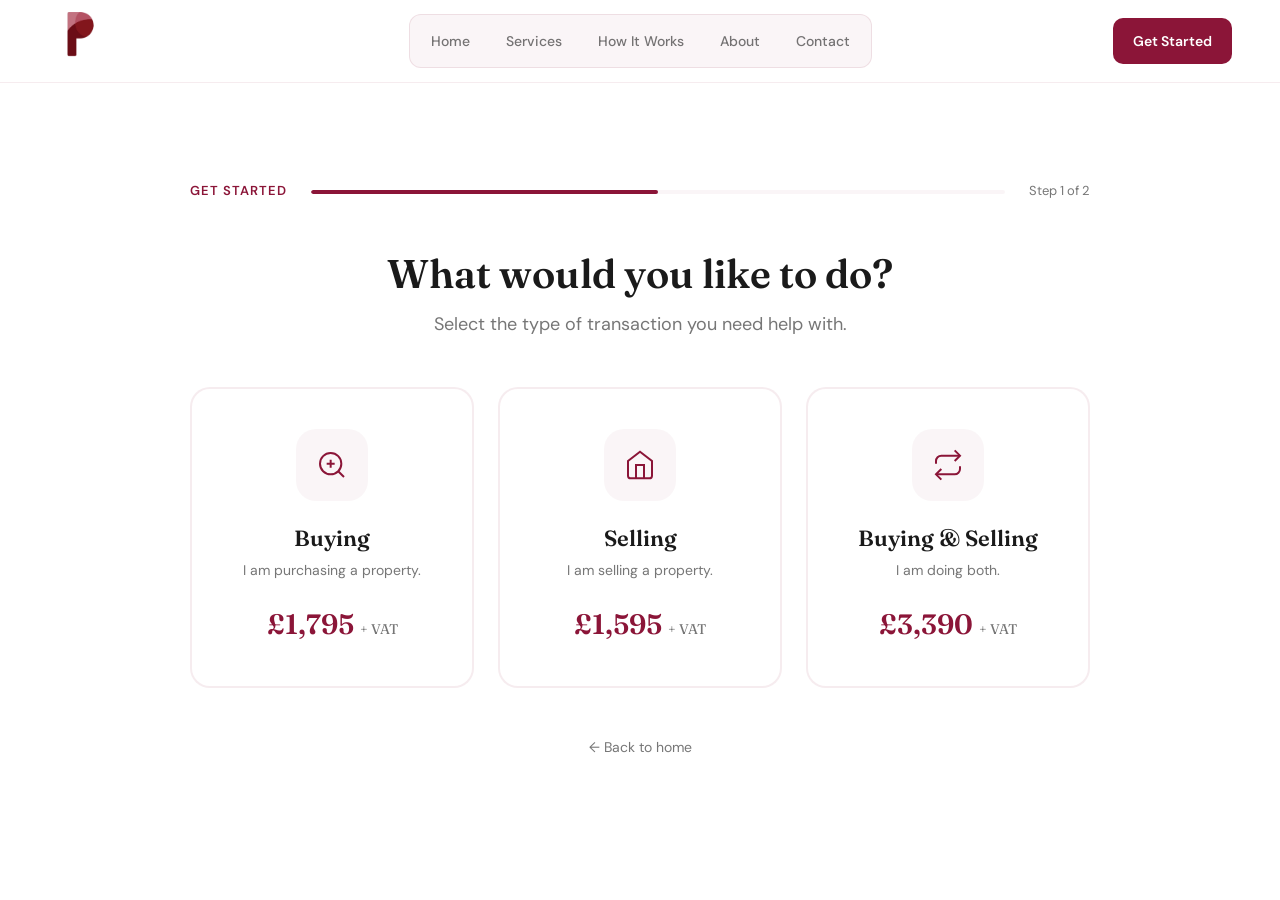
<file: quote.html>
<!DOCTYPE html>
<html lang="en">
<head>
  <meta charset="UTF-8">
  <meta http-equiv="refresh" content="0; url=services.html">
  <title>Get a Quote | Pinnacle Law</title>
  <link rel="canonical" href="services.html">
</head>
<body>
  <script>window.location.replace("services.html");</script>
</body>
</html>
</file>
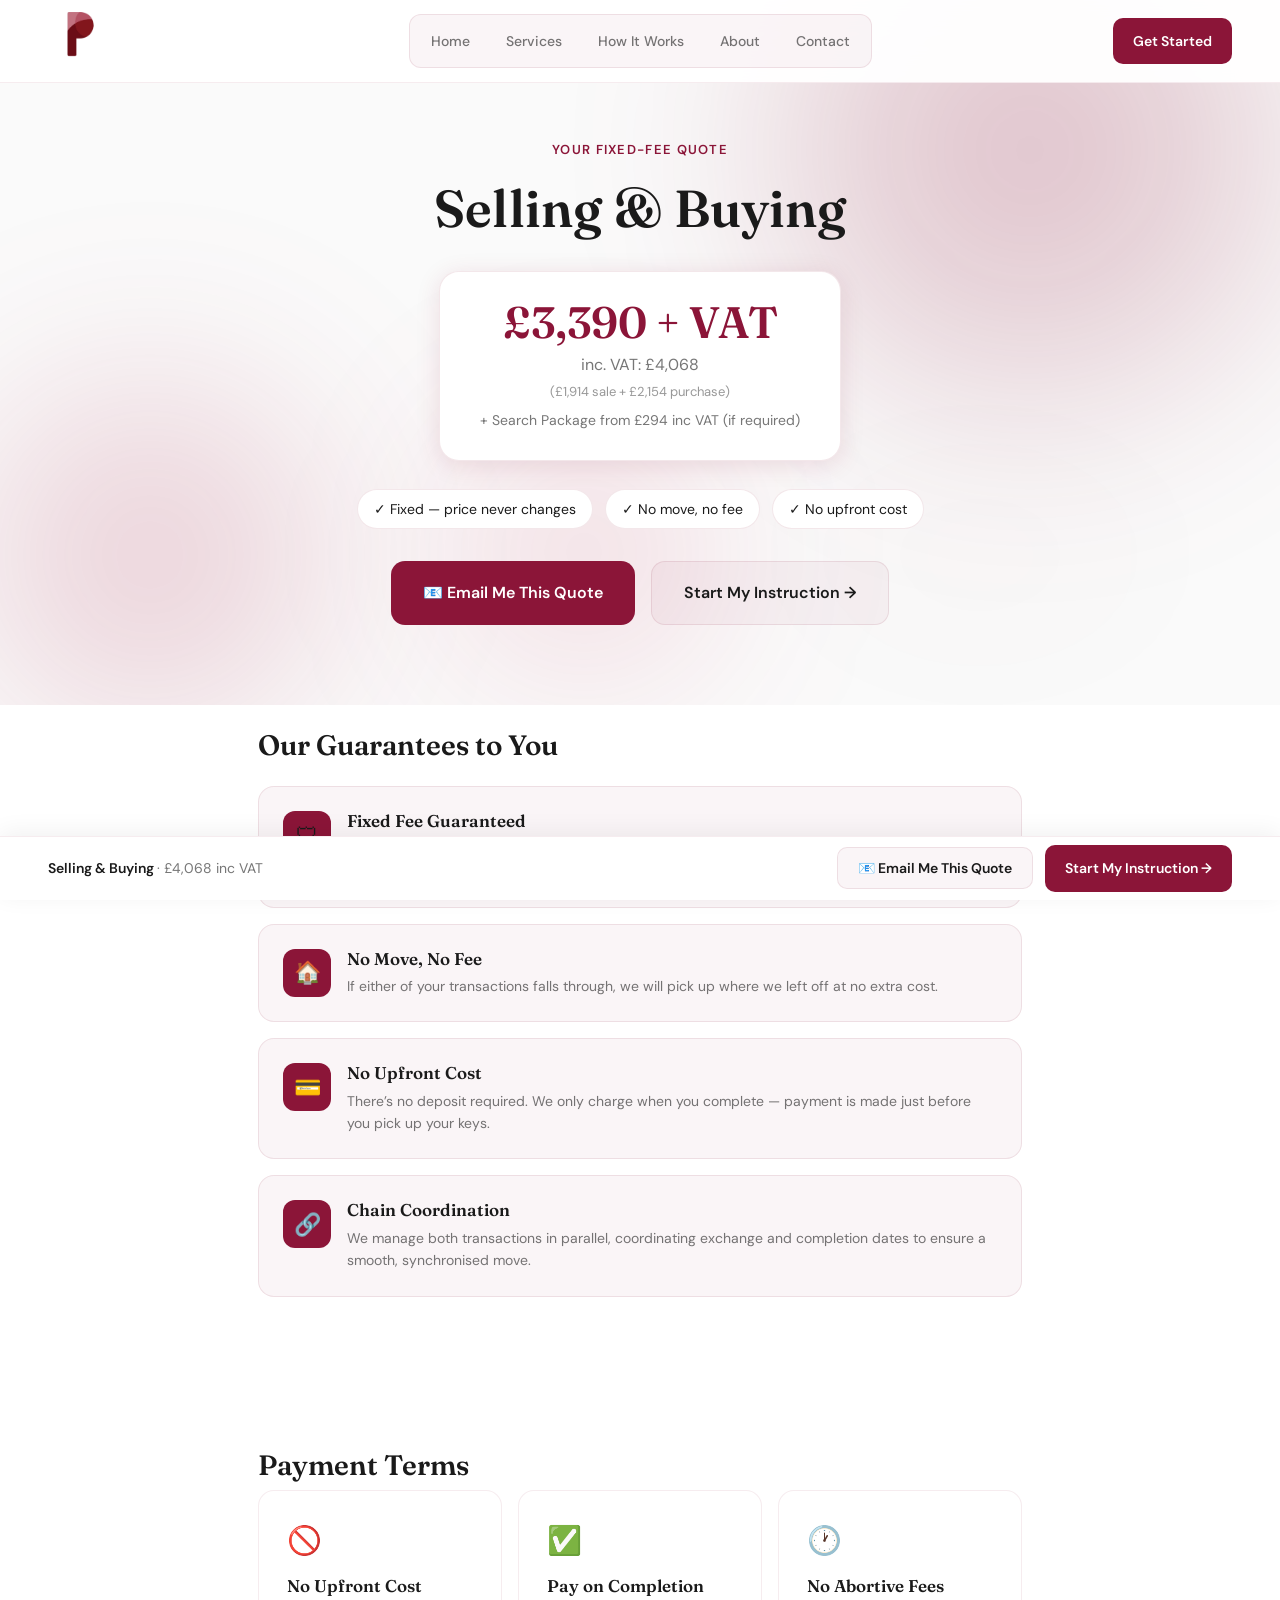
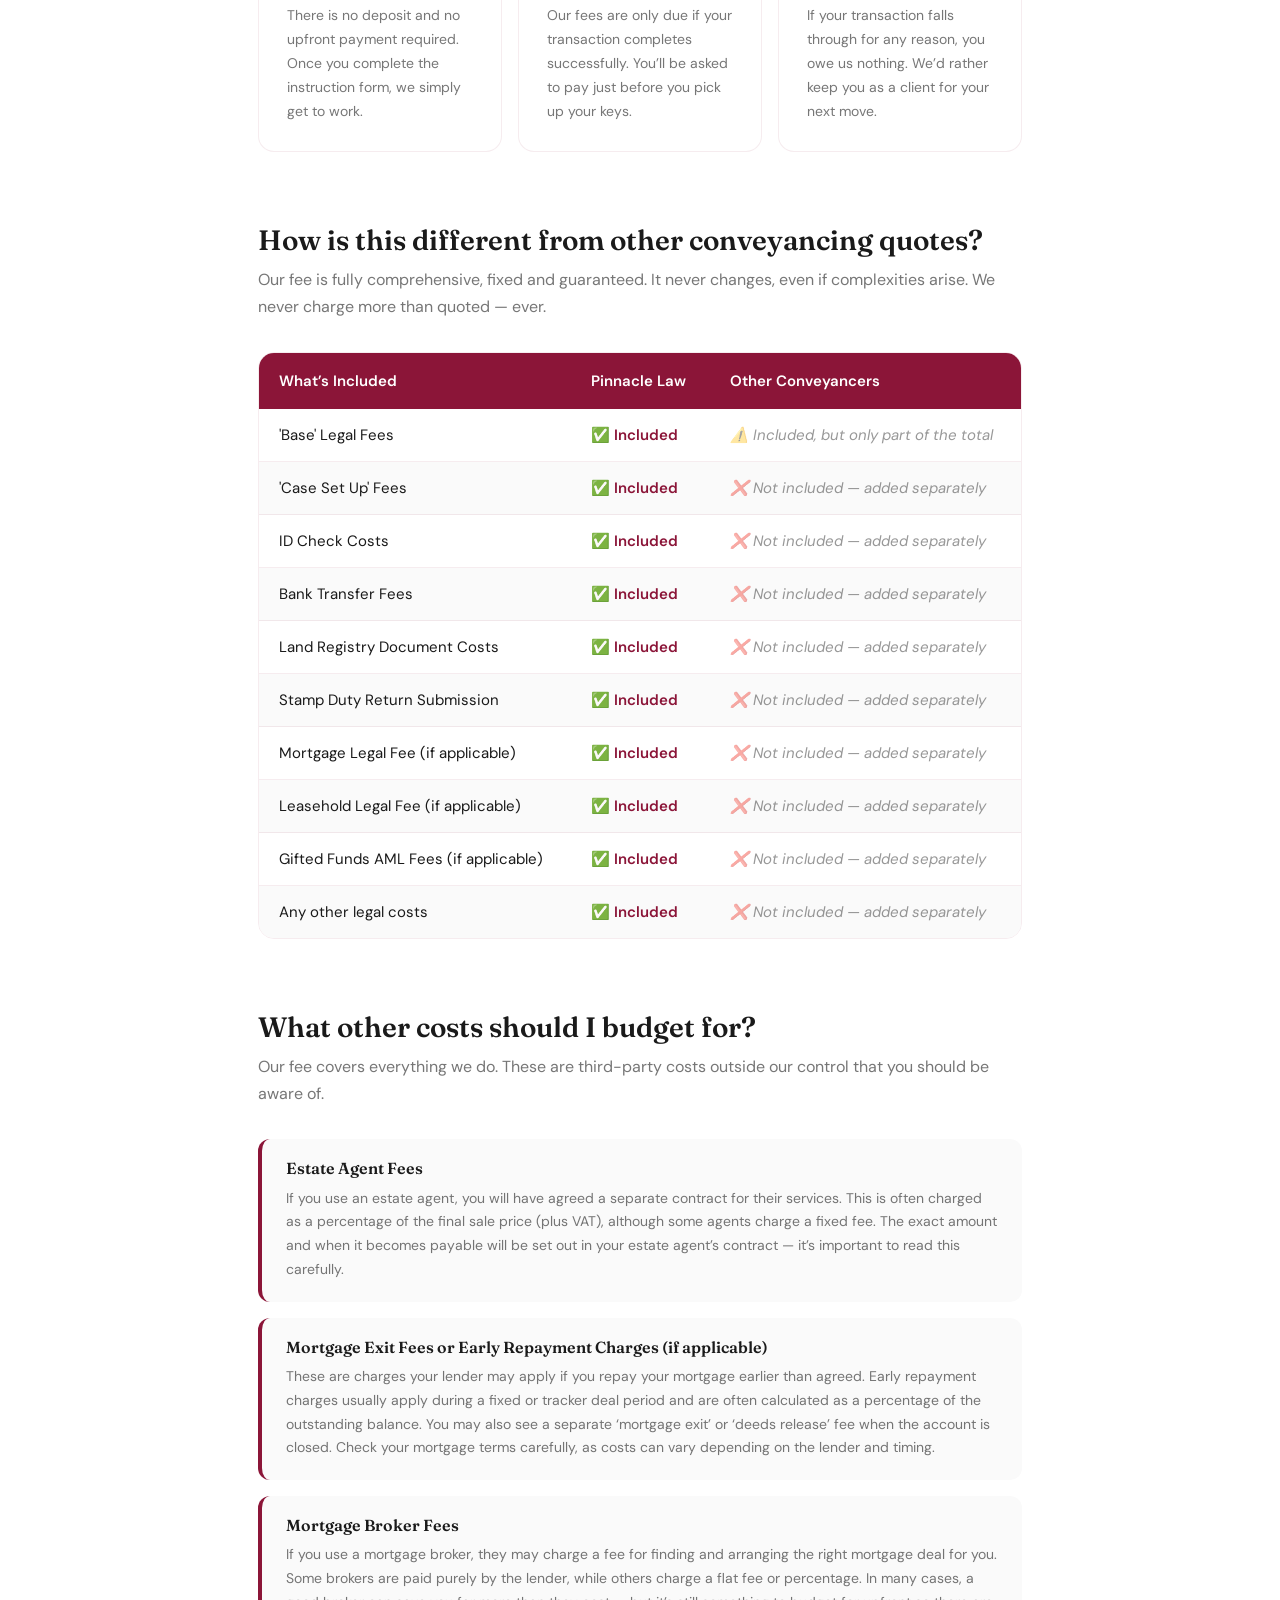
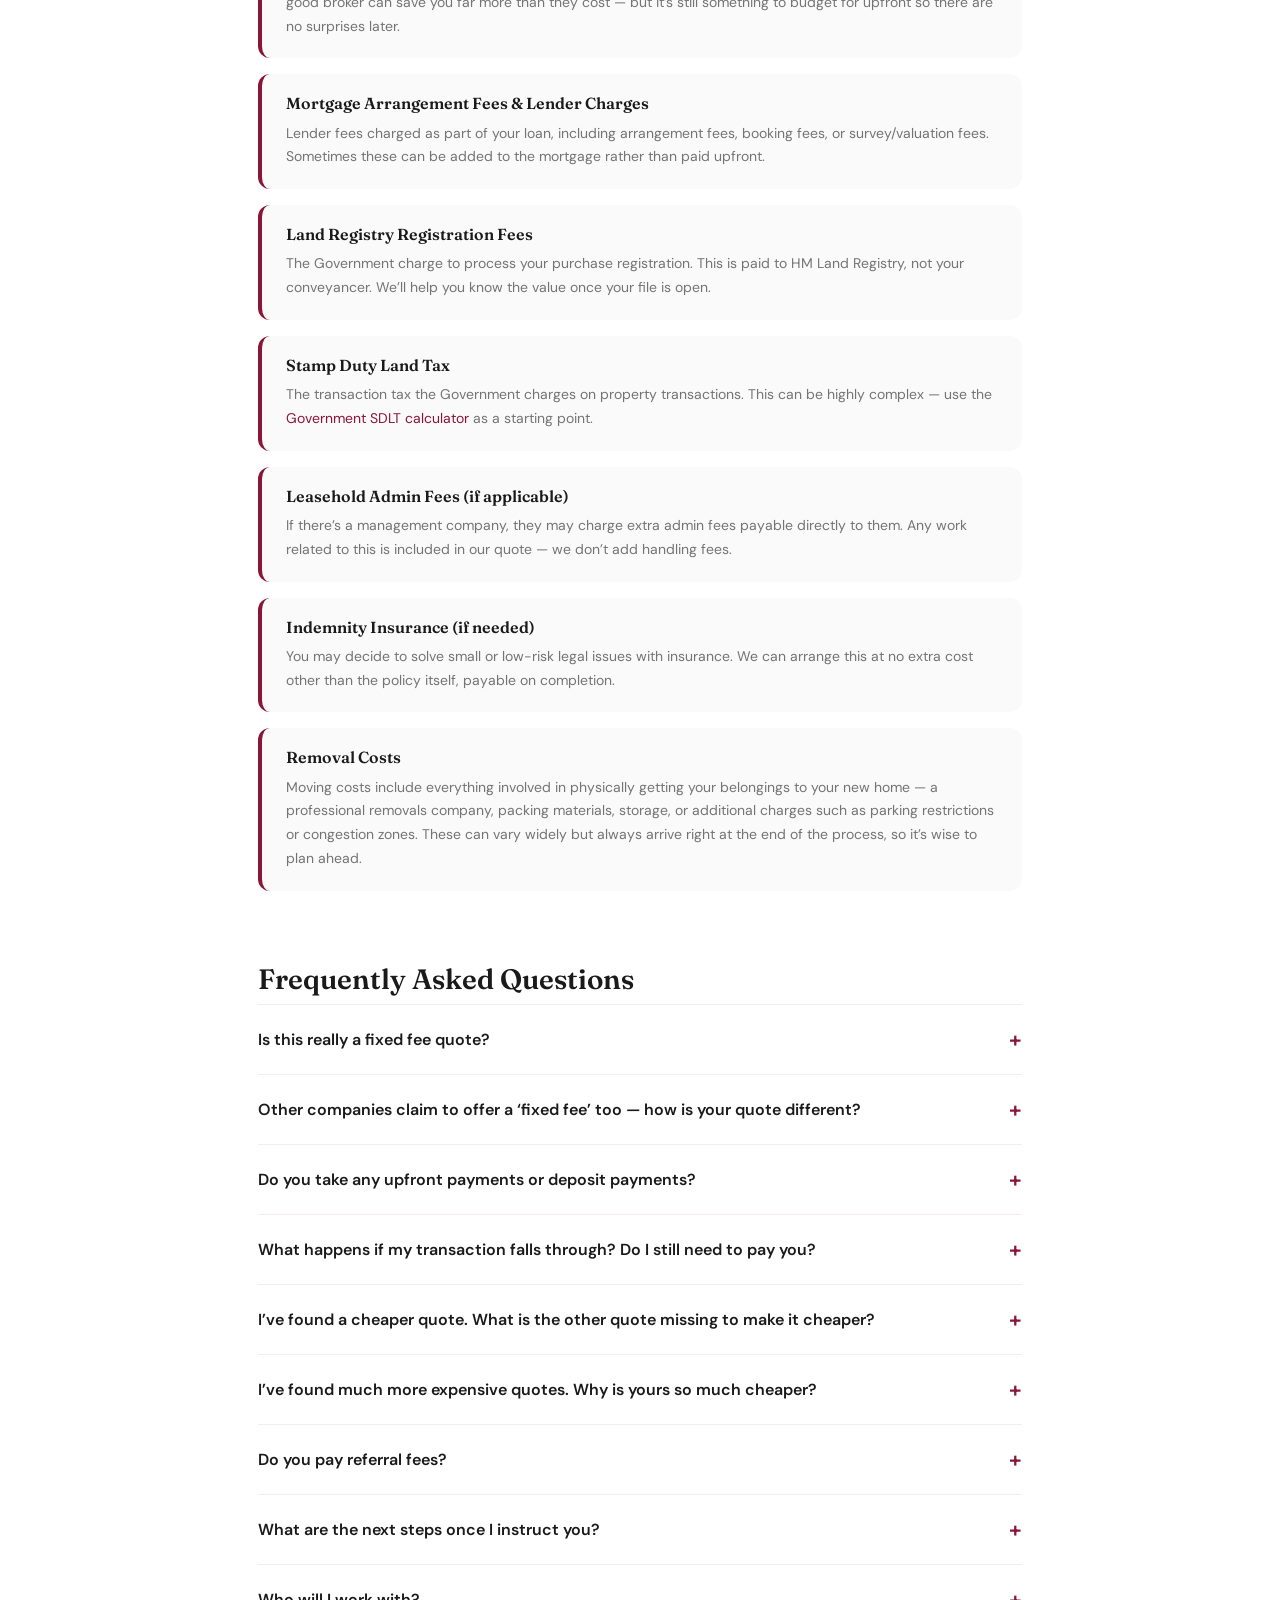
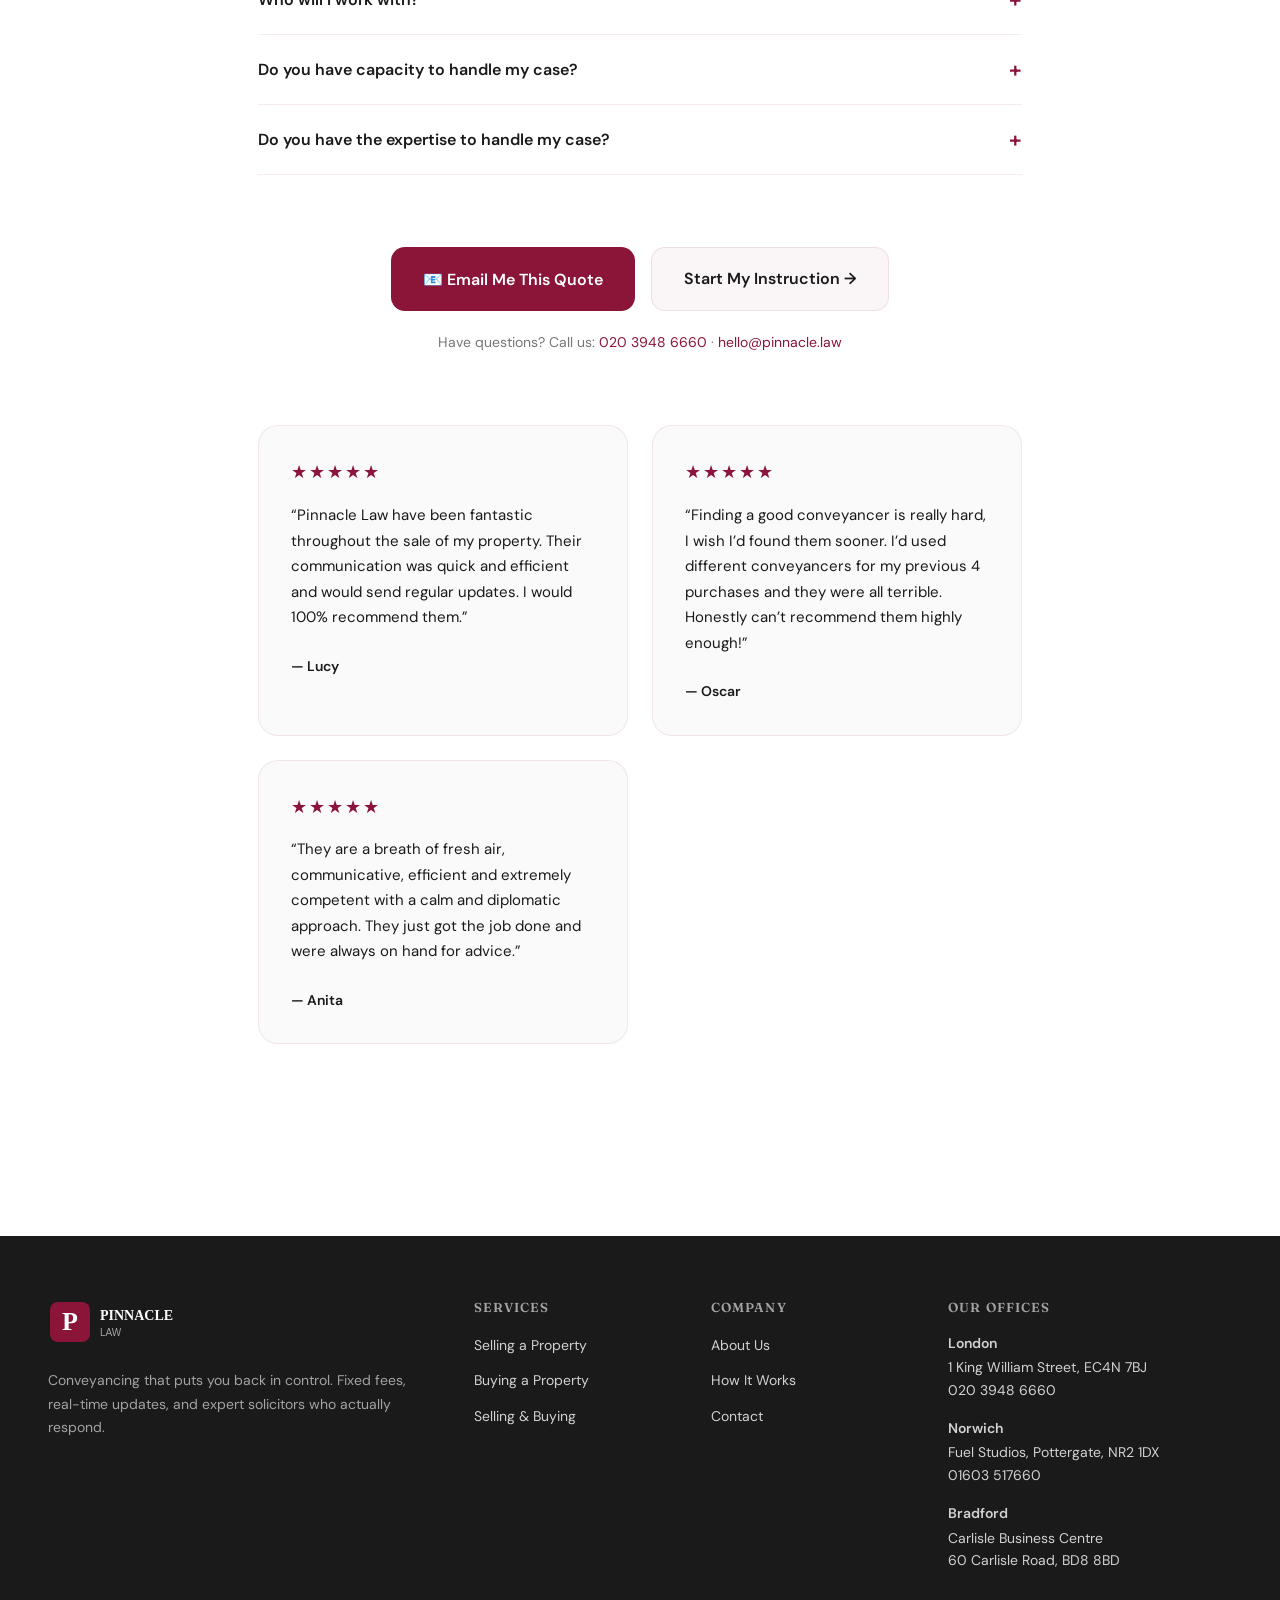
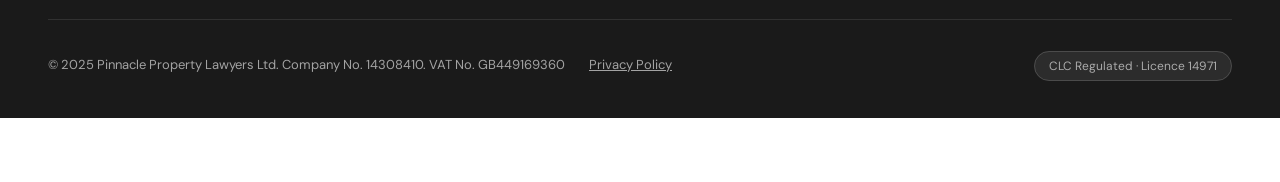
<file: service-both.html>
<!DOCTYPE html>
<html lang="en">
<head>
  <meta charset="UTF-8">
  <meta http-equiv="refresh" content="0; url=quote-result.html?type=both">
  <title>Redirecting | Pinnacle Law</title>
  <link rel="canonical" href="quote-result.html?type=both">
</head>
<body>
  <p>Redirecting... <a href="quote-result.html?type=both">Click here if not redirected.</a></p>
  <script>window.location.replace("quote-result.html?type=both");</script>
</body>
</html>
</file>
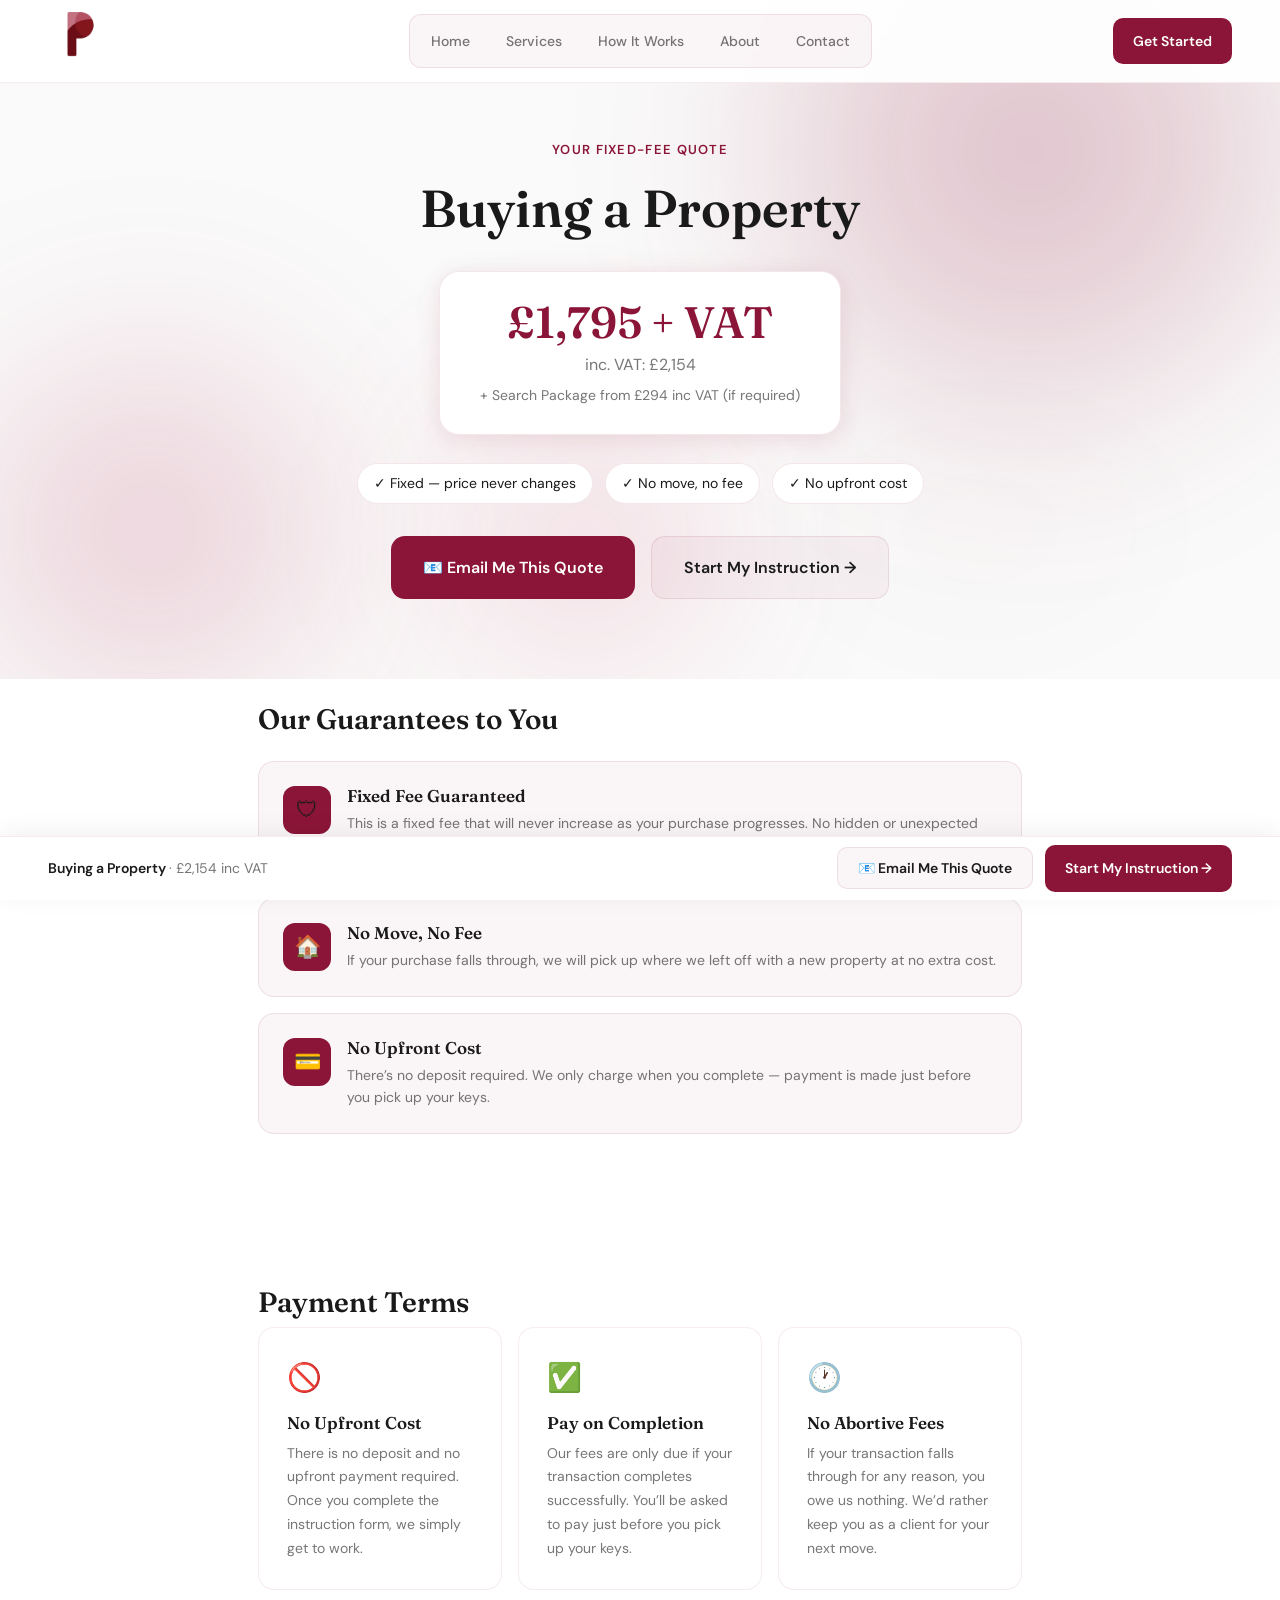
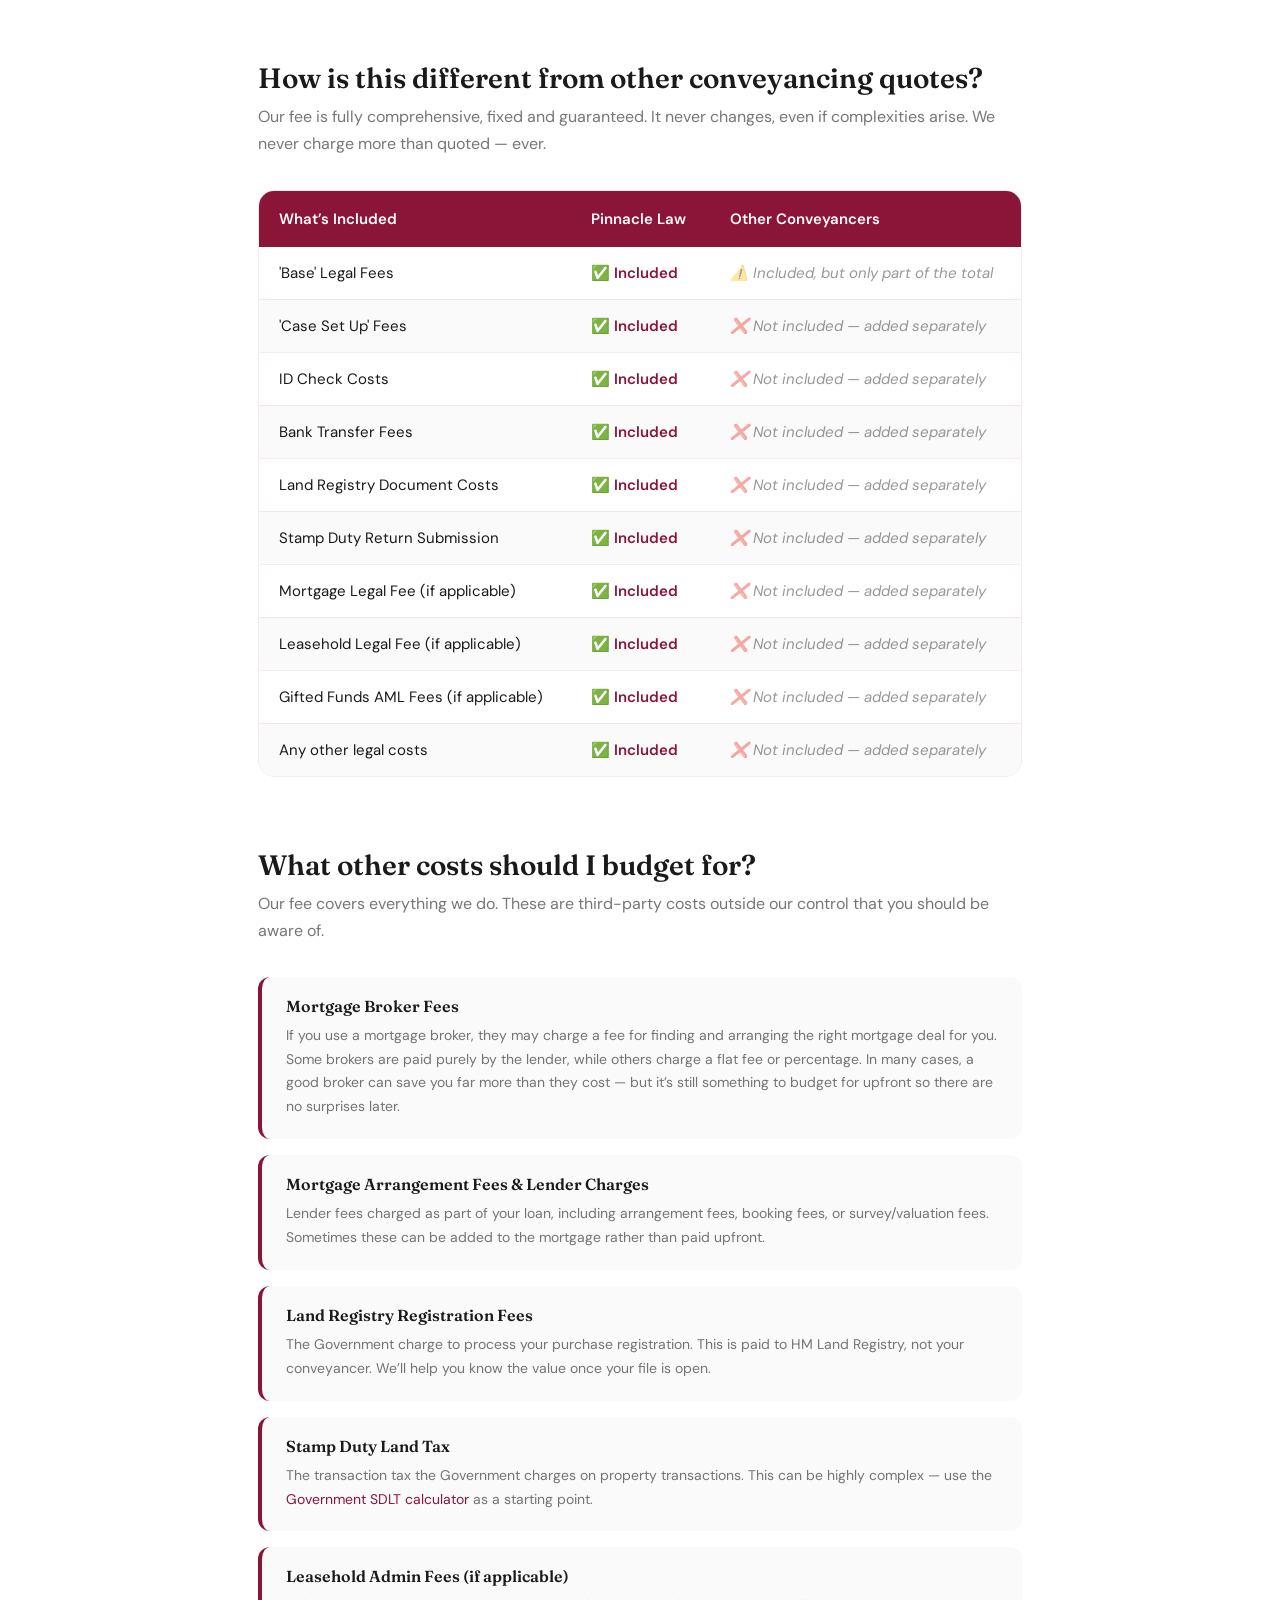
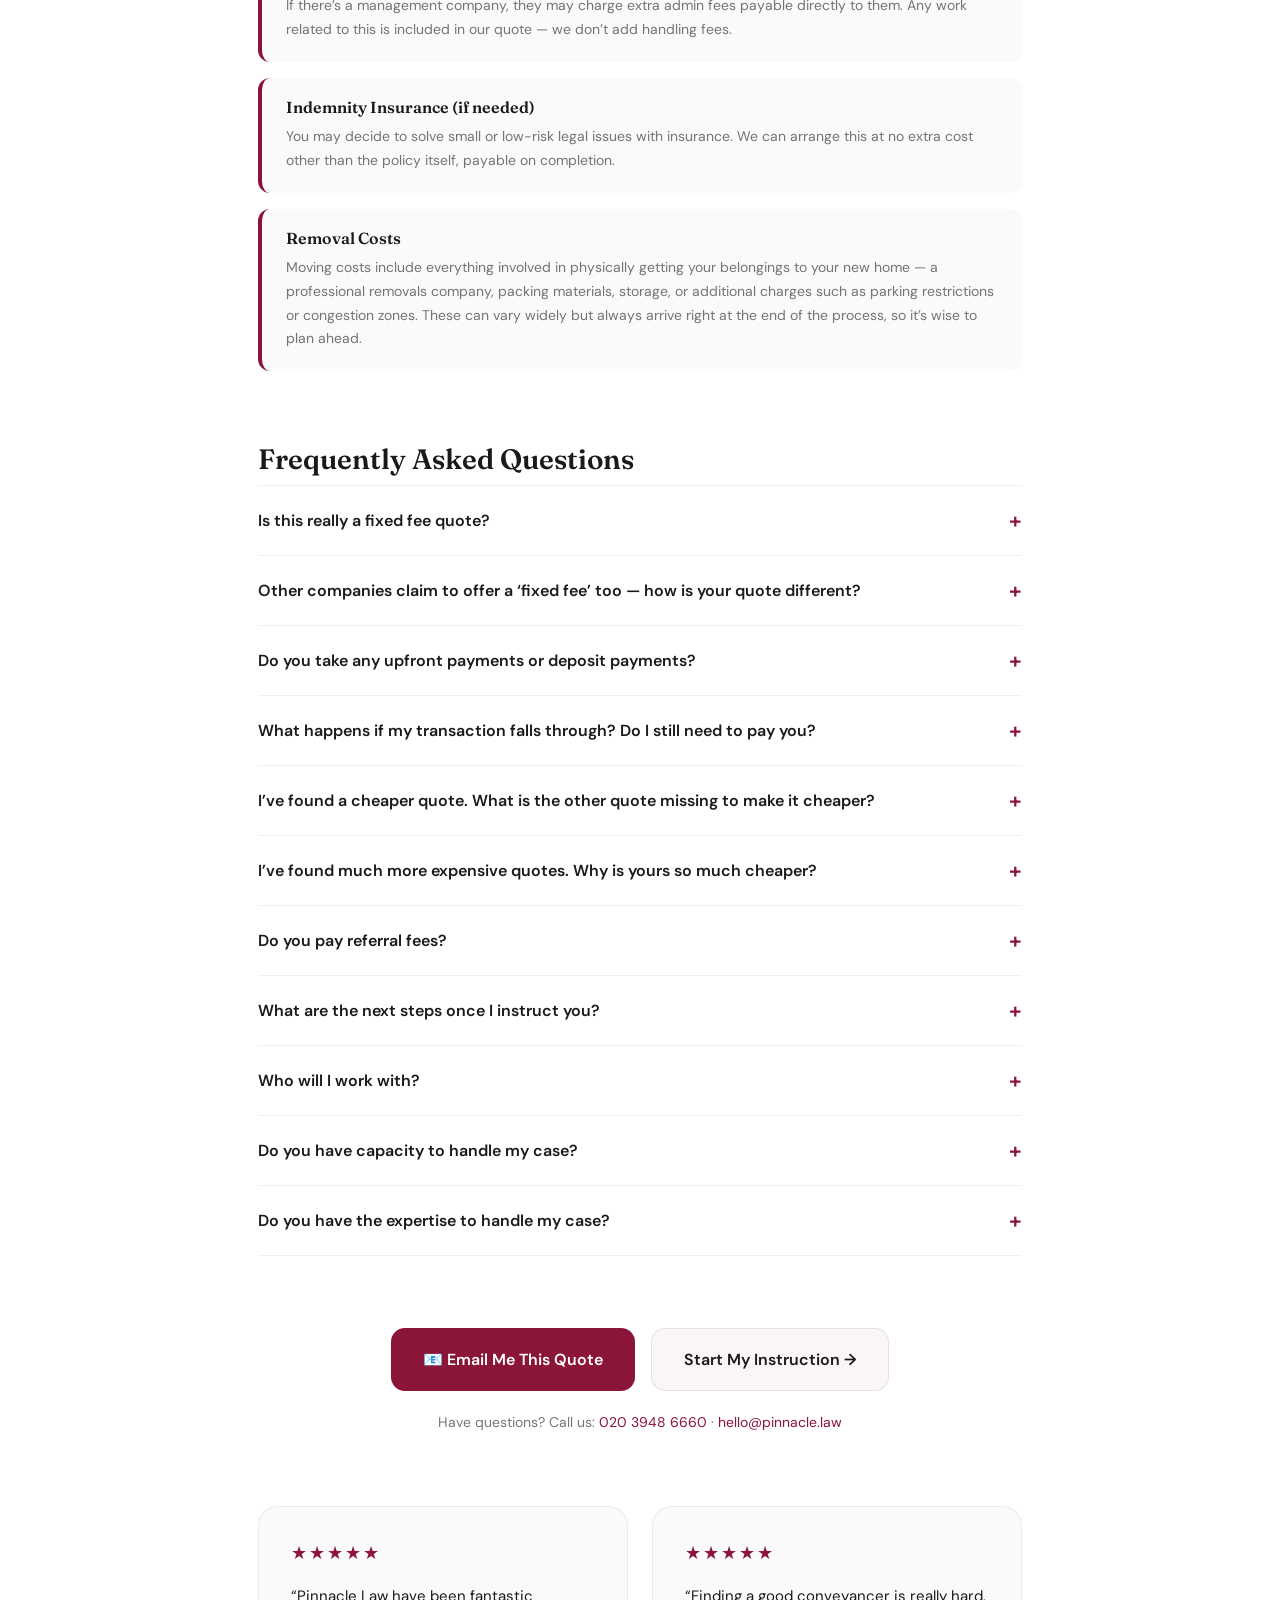
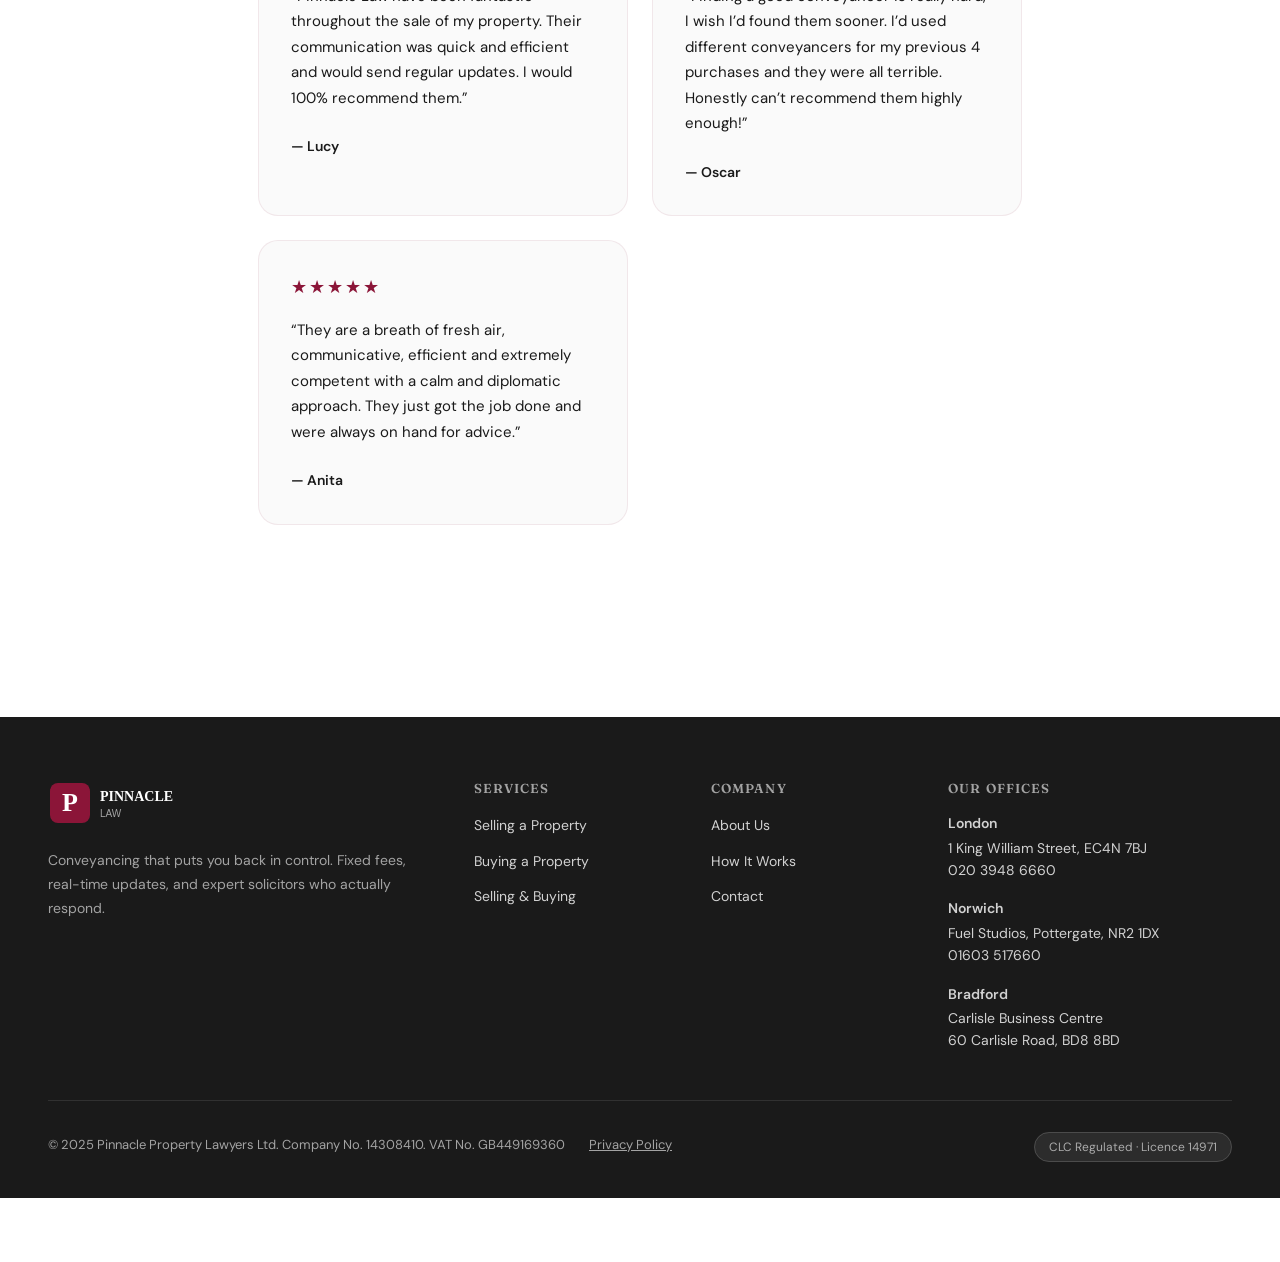
<file: service-buying.html>
<!DOCTYPE html>
<html lang="en">
<head>
  <meta charset="UTF-8">
  <meta http-equiv="refresh" content="0; url=quote-result.html?type=buying">
  <title>Redirecting | Pinnacle Law</title>
  <link rel="canonical" href="quote-result.html?type=buying">
</head>
<body>
  <p>Redirecting... <a href="quote-result.html?type=buying">Click here if not redirected.</a></p>
  <script>window.location.replace("quote-result.html?type=buying");</script>
</body>
</html>
</file>
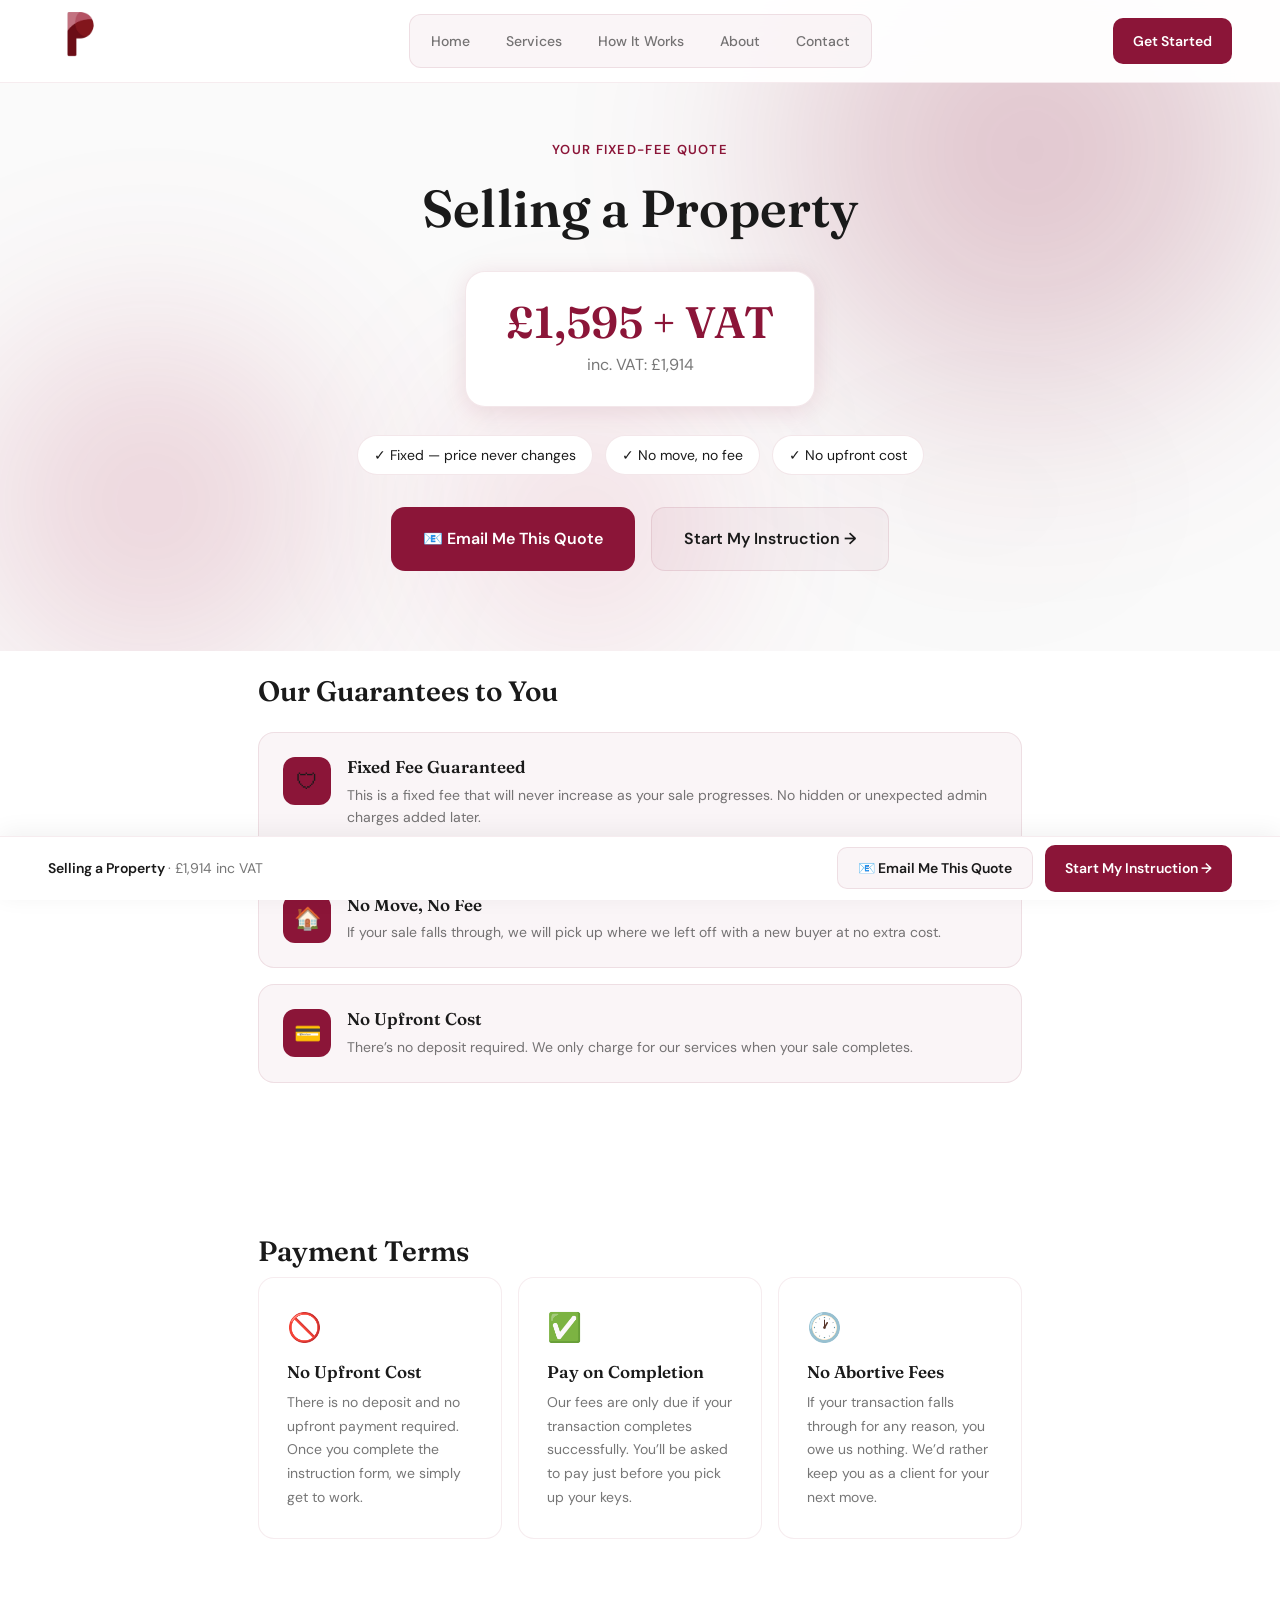
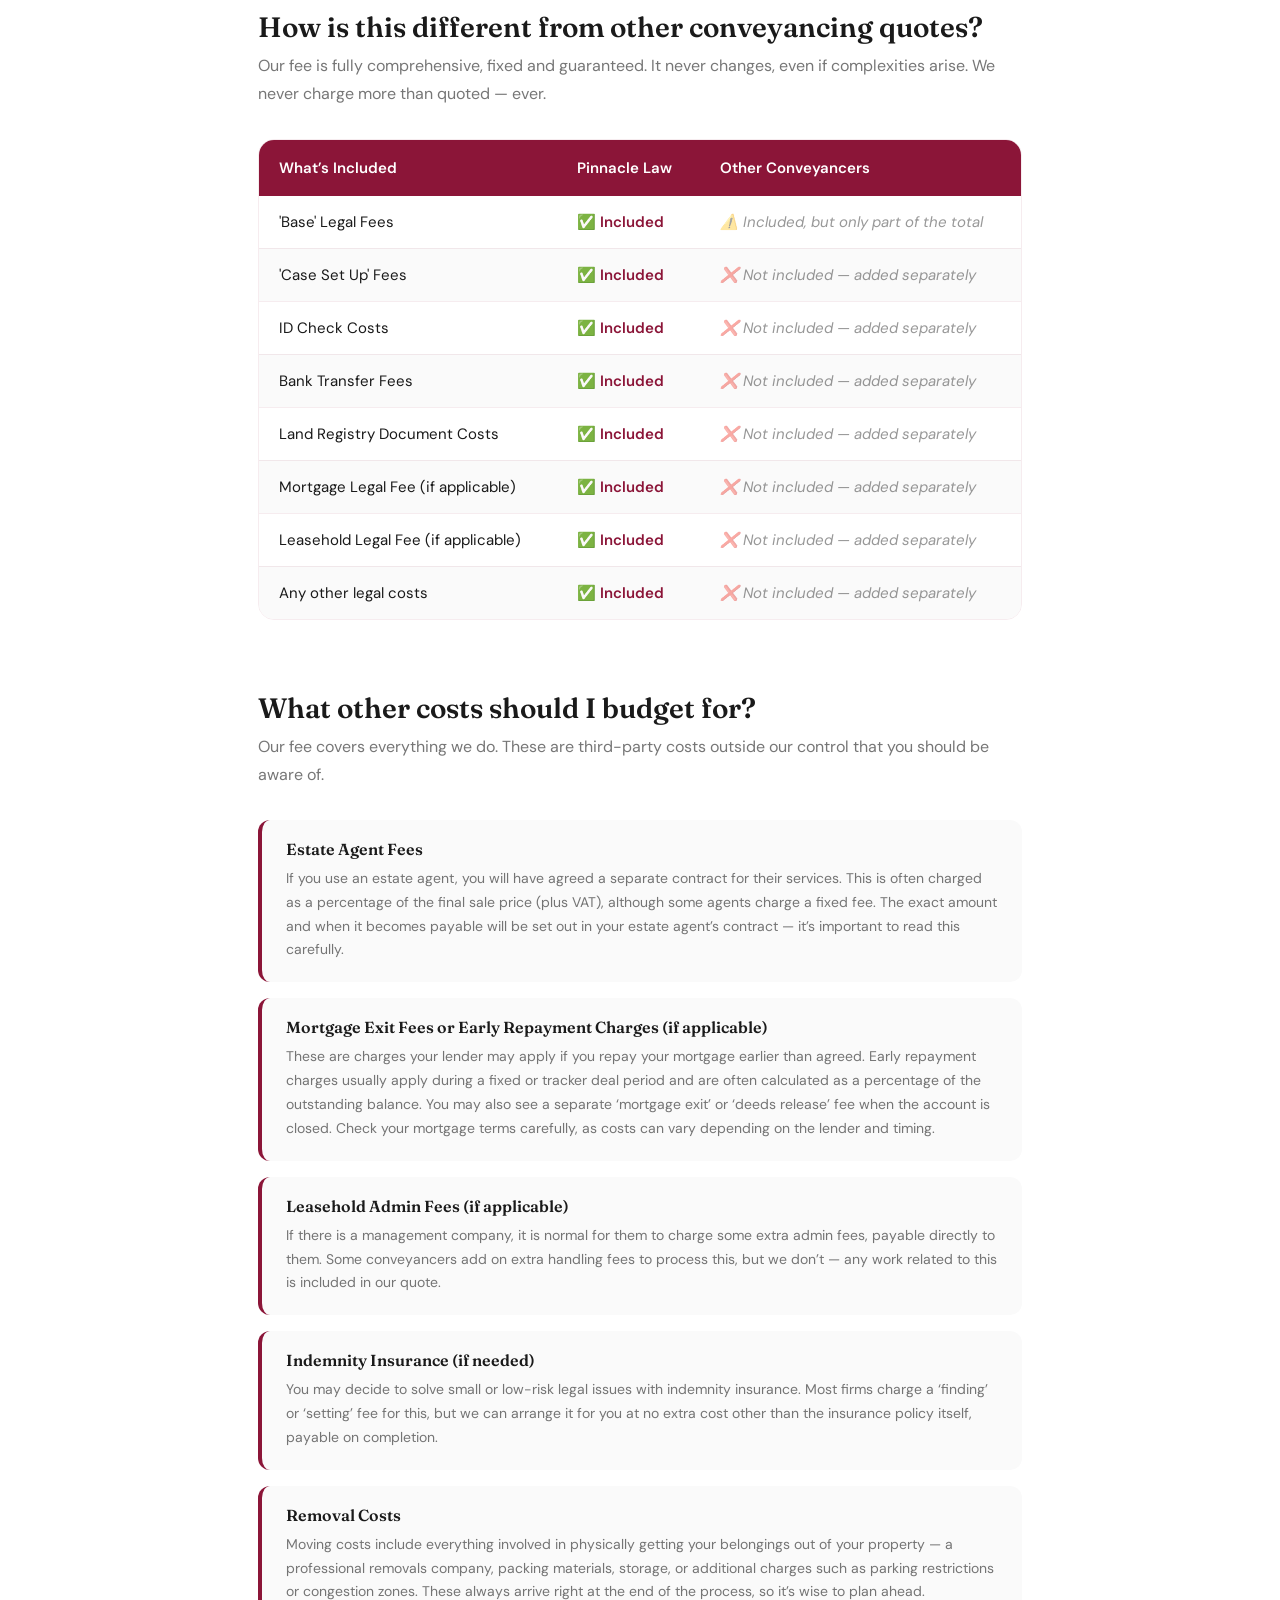
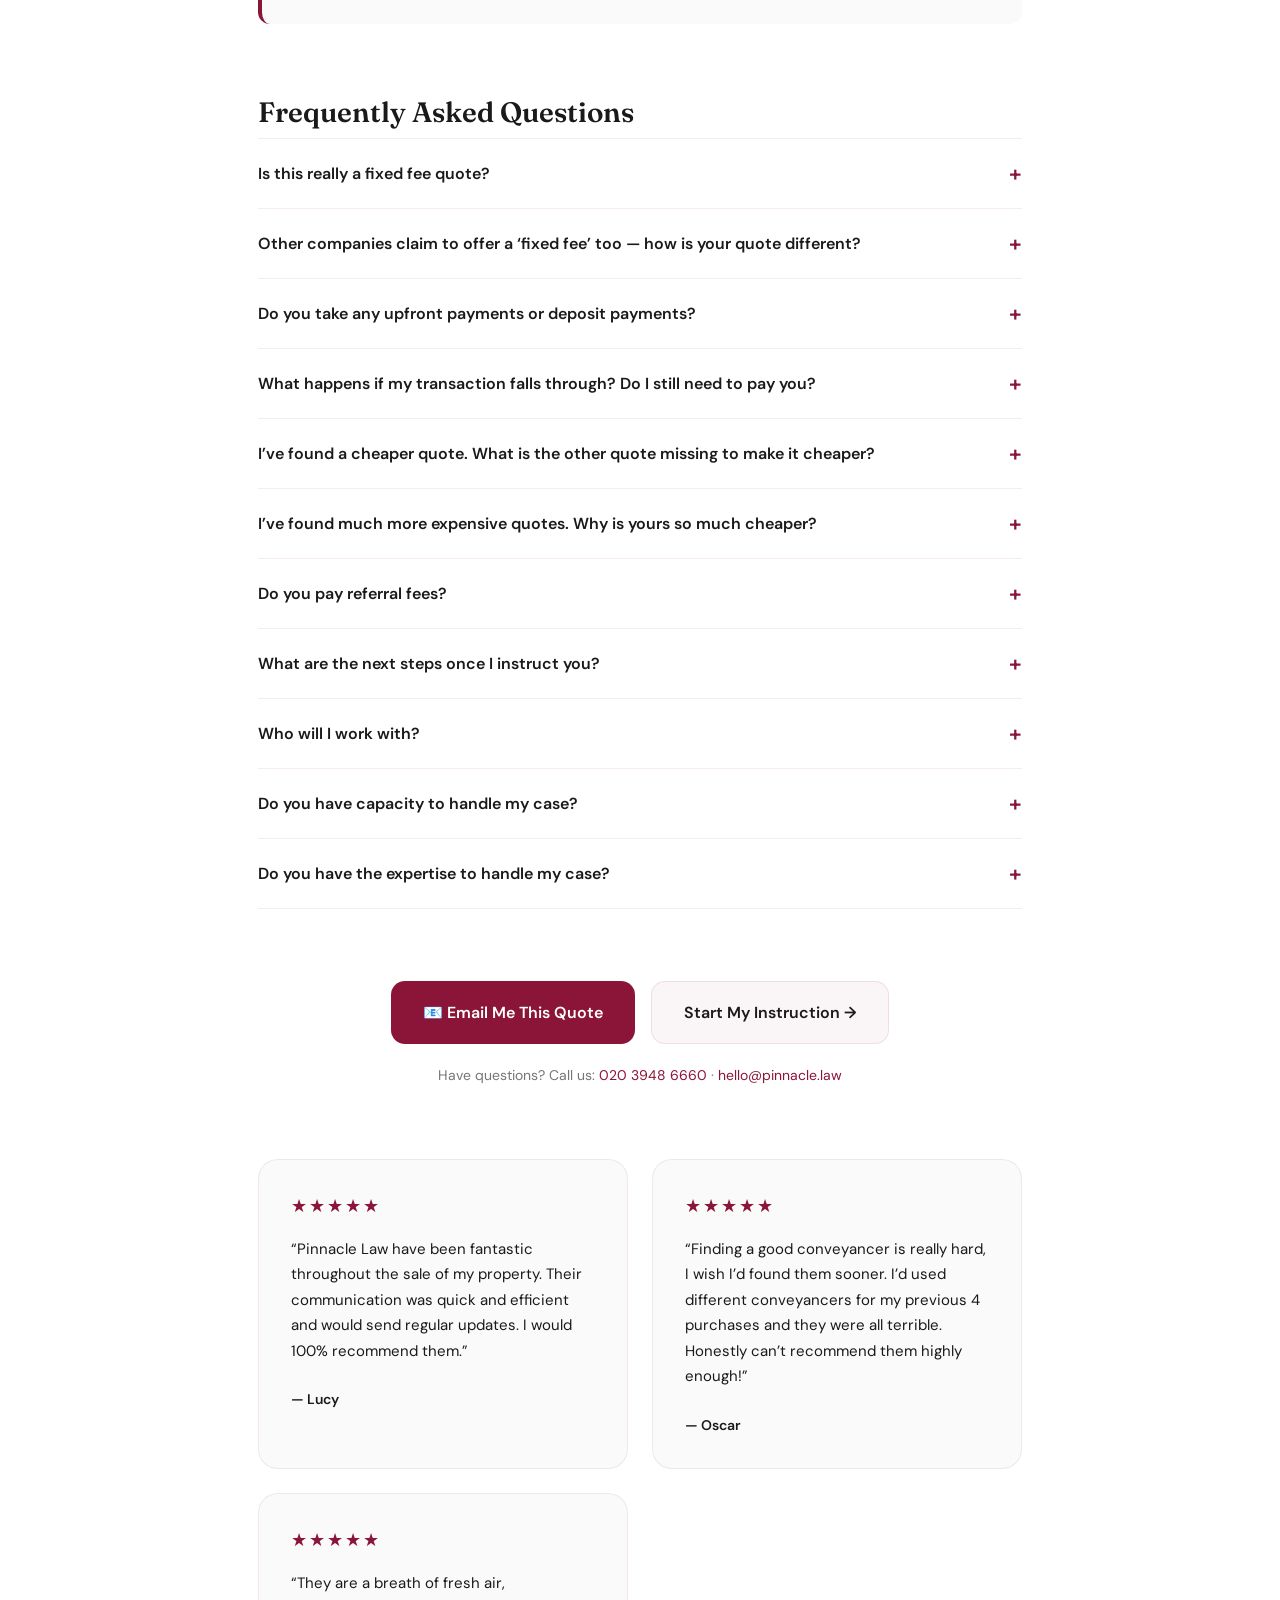
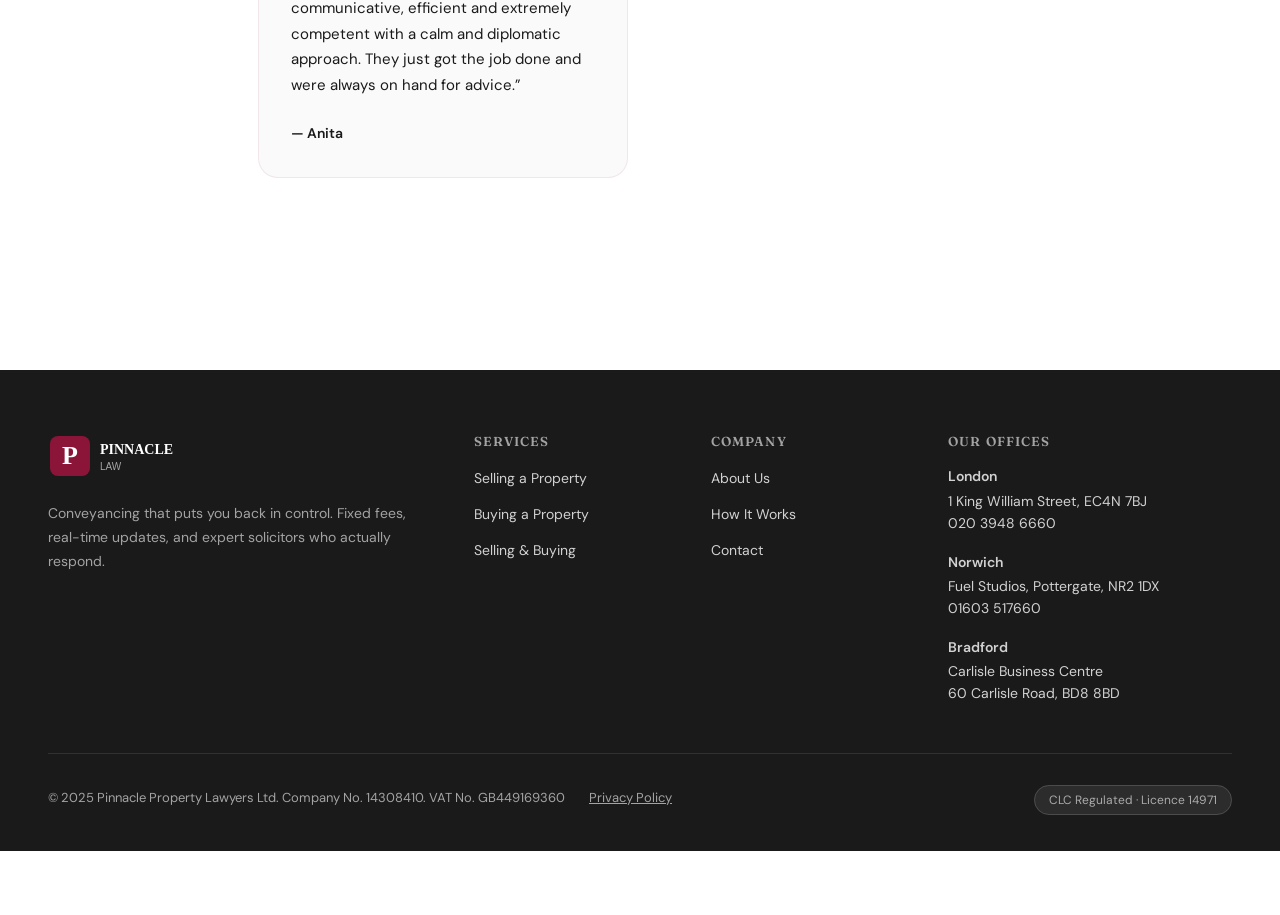
<file: service-selling.html>
<!DOCTYPE html>
<html lang="en">
<head>
  <meta charset="UTF-8">
  <meta http-equiv="refresh" content="0; url=quote-result.html?type=selling">
  <title>Redirecting | Pinnacle Law</title>
  <link rel="canonical" href="quote-result.html?type=selling">
</head>
<body>
  <p>Redirecting... <a href="quote-result.html?type=selling">Click here if not redirected.</a></p>
  <script>window.location.replace("quote-result.html?type=selling");</script>
</body>
</html>
</file>
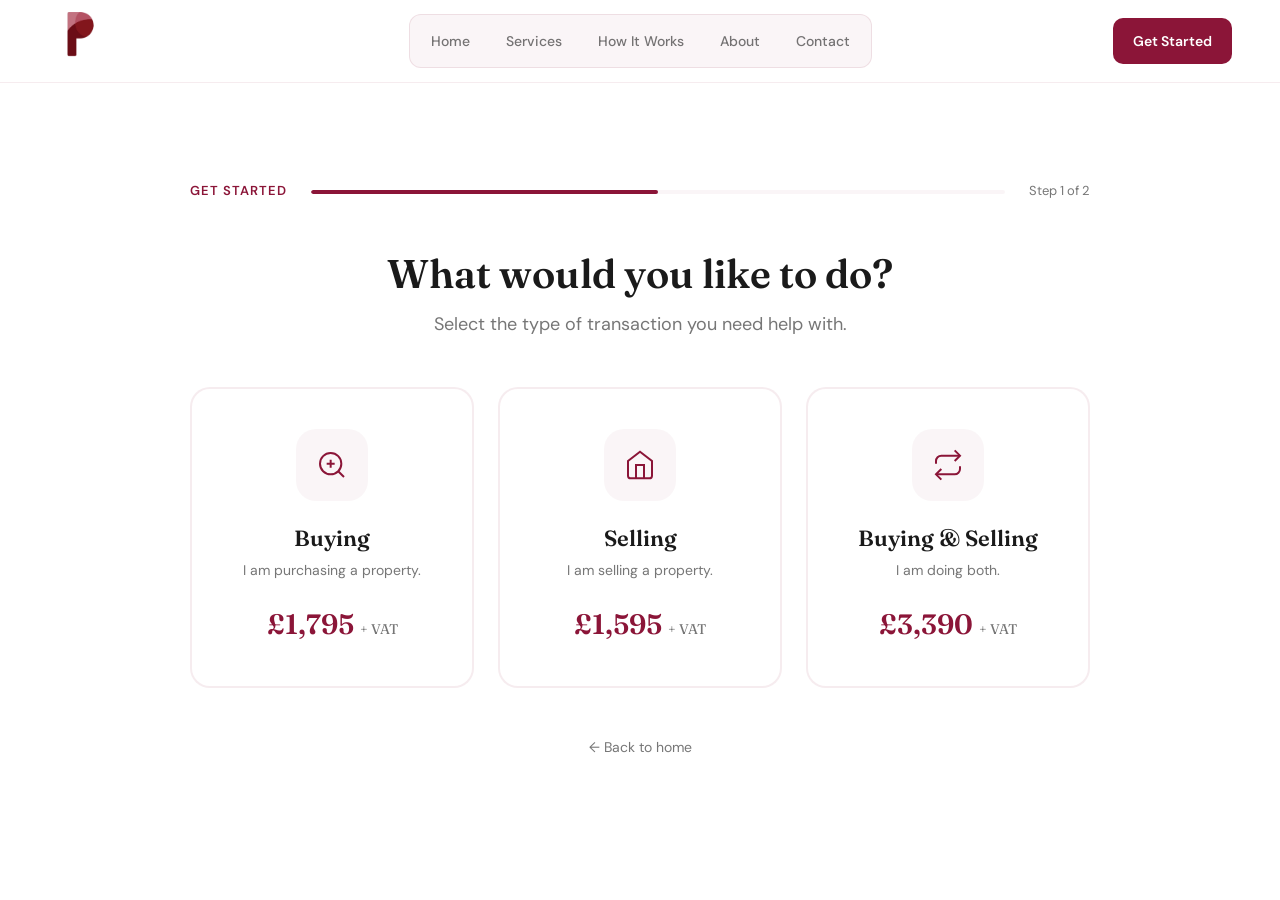
<file: services.html>
<!DOCTYPE html>
<html lang="en">
<head>
  <meta charset="UTF-8">
  <meta name="viewport" content="width=device-width, initial-scale=1.0">
  <title>Choose Your Service | Pinnacle Law</title>
  <link href="https://fonts.googleapis.com/css2?family=DM+Sans:wght@400;500;600;700&family=Fraunces:opsz,wght@9..144,400;9..144,500;9..144,600;9..144,700&display=swap" rel="stylesheet">
  <link rel="stylesheet" href="theme/variables.css">
  <style>
    * { box-sizing: border-box; margin: 0; padding: 0; }
    
    body {
      font-family: var(--font-body);
      background: var(--bg);
      color: var(--text);
      min-height: 100vh;
      line-height: 1.6;
    }
    
    h1, h2, h3 { font-family: var(--font-heading); font-weight: 600; line-height: 1.2; }
    a { color: inherit; text-decoration: none; }
    
    /* Navigation */
    nav {
      position: fixed;
      top: 0;
      left: 0;
      right: 0;
      z-index: 100;
      padding: 12px 48px;
      display: grid;
      grid-template-columns: 1fr auto 1fr;
      align-items: center;
      background: var(--nav-bg-solid);
      backdrop-filter: blur(20px);
      border-bottom: 1px solid var(--border);
    }
    
    .logo { justify-self: start; }
    .logo img { height: var(--logo-height); width: auto; }
    
    .nav-center {
      justify-self: center;
      display: flex;
      gap: 4px;
      background: var(--accent-bg);
      padding: 5px;
      border-radius: 12px;
      border: 1px solid var(--accent-border);
    }
    
    .nav-center > a, .nav-dropdown > a {
      color: var(--text-light);
      font-size: 14px;
      font-weight: 500;
      padding: 10px 16px;
      border-radius: 8px;
      transition: all 0.2s ease;
      display: block;
    }
    
    .nav-center > a:hover, .nav-center > a.active, .nav-dropdown:hover > a {
      color: var(--text);
      background: var(--accent-hover-subtle);
    }
    
    .nav-dropdown { position: relative; }
    
    .nav-dropdown-content {
      position: absolute;
      top: calc(100% + 8px);
      left: 50%;
      transform: translateX(-50%);
      background: white;
      border: 1px solid var(--border);
      border-radius: 12px;
      padding: 8px;
      min-width: 260px;
      box-shadow: 0 10px 40px var(--accent-shadow-sm);
      opacity: 0;
      visibility: hidden;
      transition: all 0.2s ease;
    }
    
    .nav-dropdown:hover .nav-dropdown-content { opacity: 1; visibility: visible; }
    
    .nav-dropdown-content a {
      display: block;
      padding: 12px 16px;
      border-radius: 8px;
      font-size: 14px;
    }
    
    .nav-dropdown-content a:hover {
      background: var(--accent-bg);
      color: var(--accent);
    }
    
    .nav-right {
      justify-self: end;
      display: flex;
      align-items: center;
      gap: 12px;
    }
    
    .btn {
      display: inline-flex;
      align-items: center;
      font-weight: 600;
      border: none;
      cursor: pointer;
      transition: all 0.3s ease;
      font-size: 14px;
    }
    
    .btn-secondary {
      background: var(--accent-bg);
      color: var(--text);
      border: 1px solid var(--accent-border);
      padding: 11px 20px;
      border-radius: 10px;
    }
    
    .btn-primary {
      background: var(--accent);
      color: white;
      padding: 12px 20px;
      border-radius: 10px;
    }
    
    .btn-primary:hover {
      background: var(--accent-light);
      transform: translateY(-2px);
      box-shadow: 0 10px 30px var(--accent-shadow-md);
    }
    
    /* Main Content */
    .page-wrapper {
      min-height: 100vh;
      display: flex;
      align-items: center;
      justify-content: center;
      padding: 120px 48px 80px;
    }
    
    .selection-container {
      max-width: 900px;
      width: 100%;
    }
    
    .progress-bar {
      display: flex;
      align-items: center;
      justify-content: space-between;
      margin-bottom: 48px;
    }
    
    .progress-label {
      font-size: 13px;
      font-weight: 600;
      color: var(--accent);
      text-transform: uppercase;
      letter-spacing: 1px;
    }
    
    .progress-track {
      flex: 1;
      height: 4px;
      background: var(--accent-bg);
      border-radius: 2px;
      margin: 0 24px;
      overflow: hidden;
    }
    
    .progress-fill {
      width: 50%;
      height: 100%;
      background: var(--accent);
      border-radius: 2px;
    }
    
    .progress-step {
      font-size: 13px;
      color: var(--text-light);
    }
    
    .selection-header {
      text-align: center;
      margin-bottom: 48px;
    }
    
    .selection-header h1 {
      font-size: 40px;
      margin-bottom: 12px;
    }
    
    .selection-header p {
      font-size: 18px;
      color: var(--text-light);
    }
    
    .selection-grid {
      display: grid;
      grid-template-columns: repeat(3, 1fr);
      gap: 24px;
    }
    
    .selection-card {
      background: var(--bg);
      border: 2px solid var(--border);
      border-radius: 20px;
      padding: 40px 28px;
      text-align: center;
      transition: all 0.3s ease;
      cursor: pointer;
      display: block;
    }
    
    .selection-card:hover {
      border-color: var(--accent);
      transform: translateY(-8px);
      box-shadow: 0 20px 40px var(--accent-border);
    }
    
    .selection-icon {
      width: 72px;
      height: 72px;
      background: var(--accent-bg);
      border-radius: 20px;
      display: flex;
      align-items: center;
      justify-content: center;
      margin: 0 auto 24px;
      transition: all 0.3s ease;
    }
    
    .selection-card:hover .selection-icon {
      background: var(--accent);
      transform: scale(1.1);
    }
    
    .selection-icon svg {
      width: 32px;
      height: 32px;
      stroke: var(--accent);
      stroke-width: 1.5;
      fill: none;
      transition: all 0.3s ease;
    }
    
    .selection-card:hover .selection-icon svg {
      stroke: white;
    }
    
    .selection-card h3 {
      font-size: 22px;
      margin-bottom: 8px;
    }
    
    .selection-card p {
      font-size: 14px;
      color: var(--text-light);
      margin-bottom: 20px;
    }
    
    .selection-price {
      font-family: var(--font-heading);
      font-size: 28px;
      font-weight: 600;
      color: var(--accent);
    }
    
    .selection-price span {
      font-size: 14px;
      font-weight: 400;
      color: var(--text-light);
    }
    
    .back-link {
      display: block;
      text-align: center;
      margin-top: 48px;
      font-size: 14px;
      color: var(--text-light);
    }
    
    .back-link:hover { color: var(--accent); }
    
    .mobile-menu-toggle {
      display: none;
      flex-direction: column;
      gap: 5px;
      padding: 10px;
      cursor: pointer;
    }
    
    .mobile-menu-toggle span {
      width: 24px;
      height: 2px;
      background: var(--text);
    }
    
    @media (max-width: 768px) {
      nav { display: flex; justify-content: space-between; padding: 12px 24px; }
      .nav-center, .nav-right { display: none; }
      .mobile-menu-toggle { display: flex; }
      .page-wrapper { padding: 100px 24px 60px; }
      .selection-grid { grid-template-columns: 1fr; }
      .selection-header h1 { font-size: 28px; }
    }
  </style>
</head>
<body>
  <nav>
    <a href="index.html" class="logo">
      <img src="assets/Pinnacle logo.png" alt="Pinnacle Law" onerror="this.outerHTML='<svg viewBox=\'0 0 180 50\' style=\'height:50px\'><rect x=\'2\' y=\'5\' width=\'40\' height=\'40\' rx=\'8\' fill=\'%238B1538\'/><text x=\'22\' y=\'33\' font-family=\'Georgia\' font-size=\'26\' font-weight=\'600\' fill=\'white\' text-anchor=\'middle\'>P</text><text x=\'55\' y=\'24\' font-family=\'Georgia\' font-size=\'16\' font-weight=\'600\' fill=\'%238B1538\'>PINNACLE</text><text x=\'55\' y=\'40\' font-family=\'sans-serif\' font-size=\'11\' fill=\'%23666\'>LAW</text></svg>'">
    </a>
    
    <div class="nav-center">
      <a href="index.html">Home</a>
      <div class="nav-dropdown">
        <a href="services.html" class="active">Services</a>
        <div class="nav-dropdown-content">
          <a href="quote-result.html?type=buying">Buying a Property</a>
          <a href="quote-result.html?type=selling">Selling a Property</a>
          <a href="quote-result.html?type=both">Selling & Buying a Property</a>
        </div>
      </div>
      <a href="process.html">How It Works</a>
      <a href="about.html">About</a>
      <a href="contact.html">Contact</a>
    </div>
    
    <div class="nav-right">
      <a href="services.html" class="btn btn-primary">Get Started</a>
    </div>
    
    <div class="mobile-menu-toggle">
      <span></span><span></span><span></span>
    </div>
  </nav>

  <main class="page-wrapper">
    <div class="selection-container">
      <div class="progress-bar">
        <span class="progress-label">Get Started</span>
        <div class="progress-track">
          <div class="progress-fill"></div>
        </div>
        <span class="progress-step">Step 1 of 2</span>
      </div>
      
      <div class="selection-header">
        <h1>What would you like to do?</h1>
        <p>Select the type of transaction you need help with.</p>
      </div>
      
      <div class="selection-grid">
        <a href="quote-result.html?type=buying" class="selection-card">
          <div class="selection-icon">
            <svg viewBox="0 0 24 24">
              <circle cx="11" cy="11" r="8"/>
              <path d="M21 21l-4.35-4.35"/>
              <path d="M11 8v6M8 11h6"/>
            </svg>
          </div>
          <h3>Buying</h3>
          <p>I am purchasing a property.</p>
          <div class="selection-price">£1,795 <span>+ VAT</span></div>
        </a>
        
        <a href="quote-result.html?type=selling" class="selection-card">
          <div class="selection-icon">
            <svg viewBox="0 0 24 24">
              <path d="M3 9l9-7 9 7v11a2 2 0 0 1-2 2H5a2 2 0 0 1-2-2z"/>
              <polyline points="9 22 9 12 15 12 15 22"/>
            </svg>
          </div>
          <h3>Selling</h3>
          <p>I am selling a property.</p>
          <div class="selection-price">£1,595 <span>+ VAT</span></div>
        </a>
        
        <a href="quote-result.html?type=both" class="selection-card">
          <div class="selection-icon">
            <svg viewBox="0 0 24 24">
              <polyline points="17 1 21 5 17 9"/>
              <path d="M3 11V9a4 4 0 0 1 4-4h14"/>
              <polyline points="7 23 3 19 7 15"/>
              <path d="M21 13v2a4 4 0 0 1-4 4H3"/>
            </svg>
          </div>
          <h3>Buying & Selling</h3>
          <p>I am doing both.</p>
          <div class="selection-price">£3,390 <span>+ VAT</span></div>
        </a>
      </div>
      
      <a href="index.html" class="back-link">← Back to home</a>
    </div>
  </main>
</body>
</html>
</file>
<file: theme/variables.css>
/**
 * ============================================================
 * PINNACLE LAW — SINGLE SOURCE OF TRUTH FOR ALL BRANDING
 * ============================================================
 * This file declares every design token used across the site
 * as CSS custom properties.  To rebrand the firm, or update
 * any colour, font, or spacing value, ONLY EDIT THIS FILE.
 *
 * All HTML pages import this file via:
 *   <link rel="stylesheet" href="theme/variables.css">
 *
 * The companion theme/config.js mirrors these values for any
 * JavaScript that needs them (e.g. SVG fallbacks, scripts).
 * ============================================================
 */

:root {

  /* ── Core Backgrounds ─────────────────────────────────── */
  --bg:         #FFFFFF;
  --bg-off:     #FAFAFA;

  /* ── Text ─────────────────────────────────────────────── */
  --text:         #1A1A1A;
  --text-light:   rgba(26, 26, 26, 0.6);
  --text-lighter: rgba(26, 26, 26, 0.45);

  /* ── Accent (Pinnacle Crimson) ────────────────────────── */
  --accent:         #8B1538;
  --accent-light:   #A91D45;
  --accent-lighter: #C42952;

  /* ── Accent Tints (for surfaces and borders) ──────────── */
  --accent-bg:     rgba(139, 21, 56, 0.04);  /* subtle tinted background */
  --accent-border: rgba(139, 21, 56, 0.10);  /* tinted border */
  --border:        rgba(139, 21, 56, 0.08);  /* default border */

  /* ── Accent Interactive States ────────────────────────── */
  --accent-hover-subtle:       rgba(139, 21, 56, 0.06);  /* nav link / tab hover bg */
  --accent-hover-medium:       rgba(139, 21, 56, 0.08);  /* btn-secondary hover bg   */
  --accent-hover-border:       rgba(139, 21, 56, 0.20);  /* hover border on cards/btns */
  --accent-featured-border:    rgba(139, 21, 56, 0.15);  /* featured card border */
  --accent-featured-bg:        rgba(139, 21, 56, 0.05);  /* featured card gradient start */
  --accent-featured-bg-light:  rgba(139, 21, 56, 0.02);  /* featured card gradient end */

  /* ── Accent Shadows ───────────────────────────────────── */
  --accent-shadow-sm: rgba(139, 21, 56, 0.12);  /* dropdown / card shadow */
  --accent-shadow-md: rgba(139, 21, 56, 0.25);  /* btn-primary hover shadow */
  --accent-shadow-lg: rgba(139, 21, 56, 0.08);  /* large card hover shadow */

  /* ── Aurora / Hero Glow Colours ──────────────────────── */
  /* (Used only in the hero and CTA aurora background layers) */
  --aurora-accent-strong:        rgba(139, 21, 56, 0.28);
  --aurora-accent-mid:           rgba(139, 21, 56, 0.10);
  --aurora-accent-light-strong:  rgba(169, 29, 69, 0.22);
  --aurora-accent-light-mid:     rgba(169, 29, 69, 0.08);
  --aurora-accent-lighter-strong: rgba(196, 41, 82, 0.18);
  --aurora-accent-lighter-mid:   rgba(196, 41, 82, 0.05);

  /* ── Nav Glass ────────────────────────────────────────── */
  --nav-bg:       rgba(255, 255, 255, 0.92);  /* home page (lighter) */
  --nav-bg-solid: rgba(255, 255, 255, 0.95);  /* inner pages          */

  /* ── White Overlays ───────────────────────────────────── */
  --white-glass-heavy: rgba(255, 255, 255, 0.85);
  --white-glass:       rgba(255, 255, 255, 0.80);
  --white-70:          rgba(255, 255, 255, 0.70);
  --white-60:          rgba(255, 255, 255, 0.60);
  --white-50:          rgba(255, 255, 255, 0.50);
  --white-40:          rgba(255, 255, 255, 0.40);
  --white-10:          rgba(255, 255, 255, 0.10);
  --white-05:          rgba(255, 255, 255, 0.05);

  /* ── Typography ───────────────────────────────────────── */
  --font-body:    'DM Sans', -apple-system, sans-serif;
  --font-heading: 'Fraunces', Georgia, serif;

  /* ── Logo ─────────────────────────────────────────────── */
  /* Path is relative to the HTML files (all at the site root) */
  --logo-path:   'assets/Pinnacle logo.png';
  --logo-height: 50px;

}
</file>
